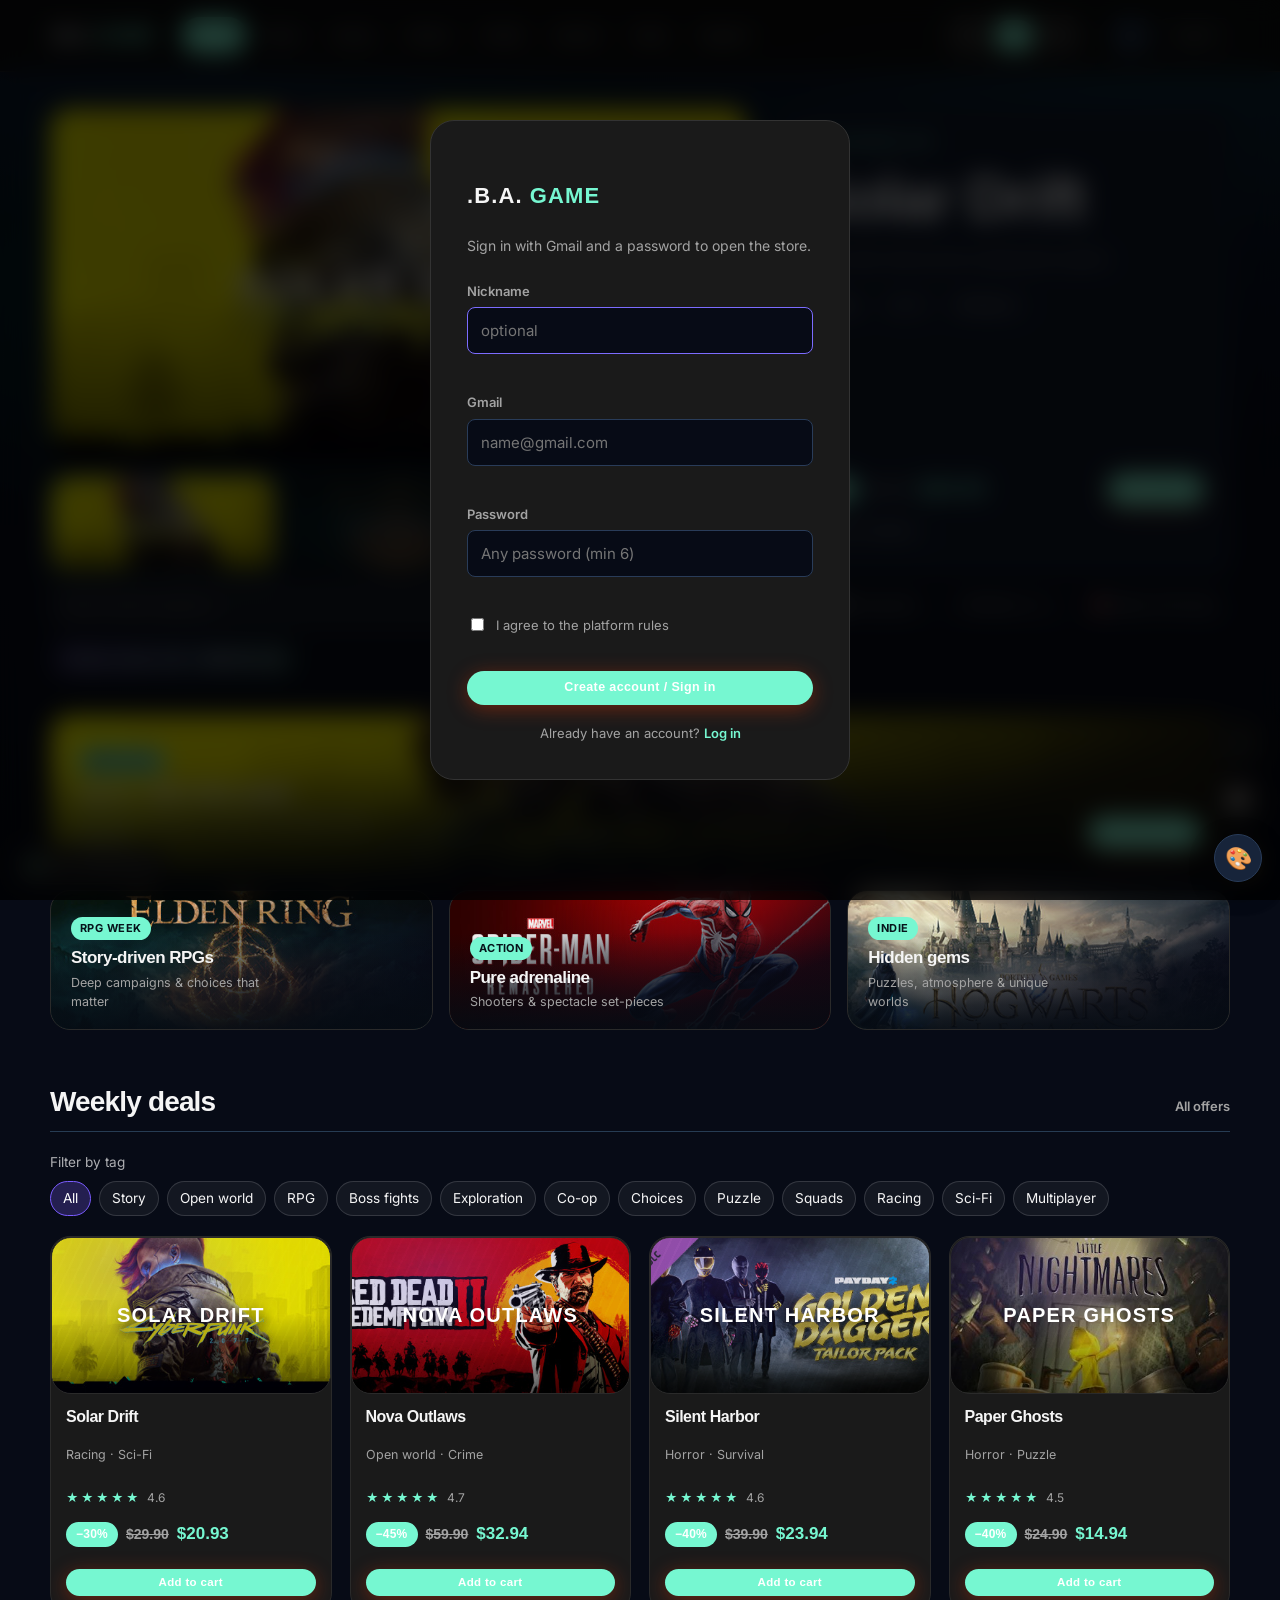
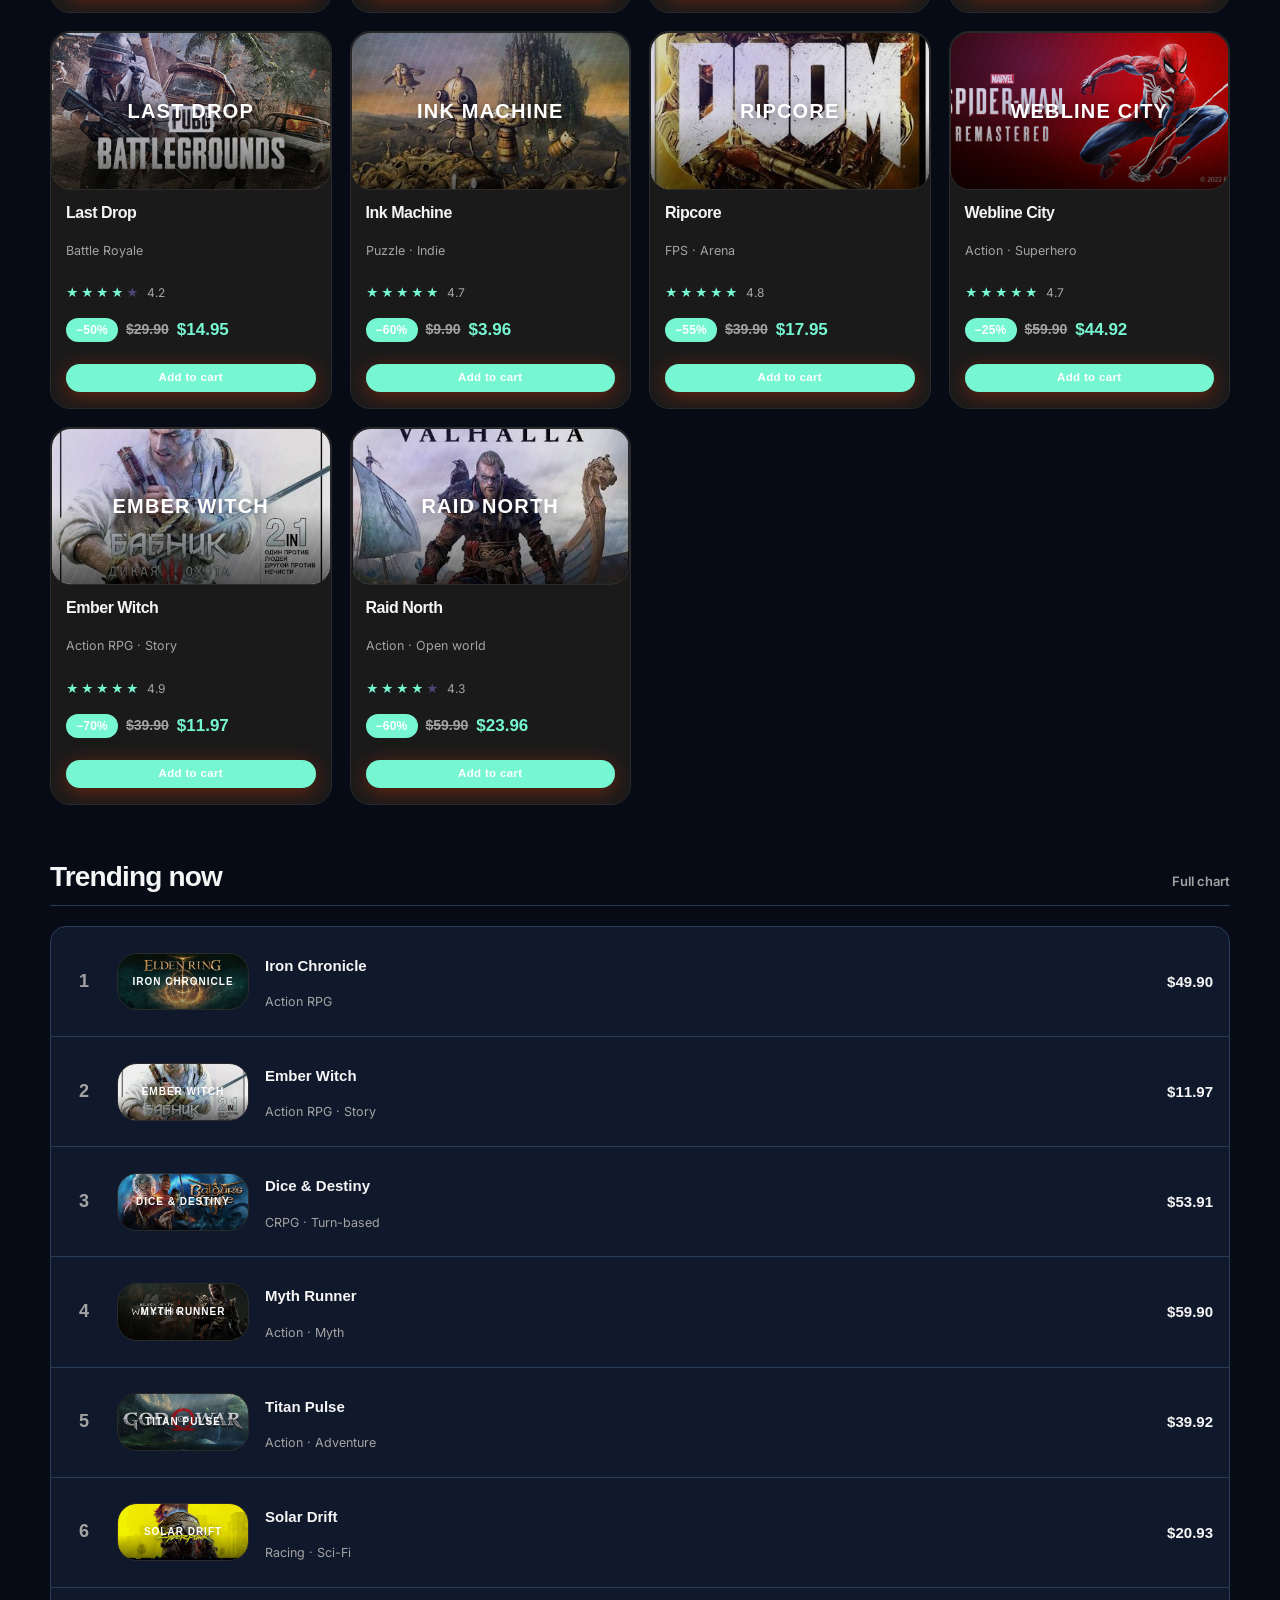
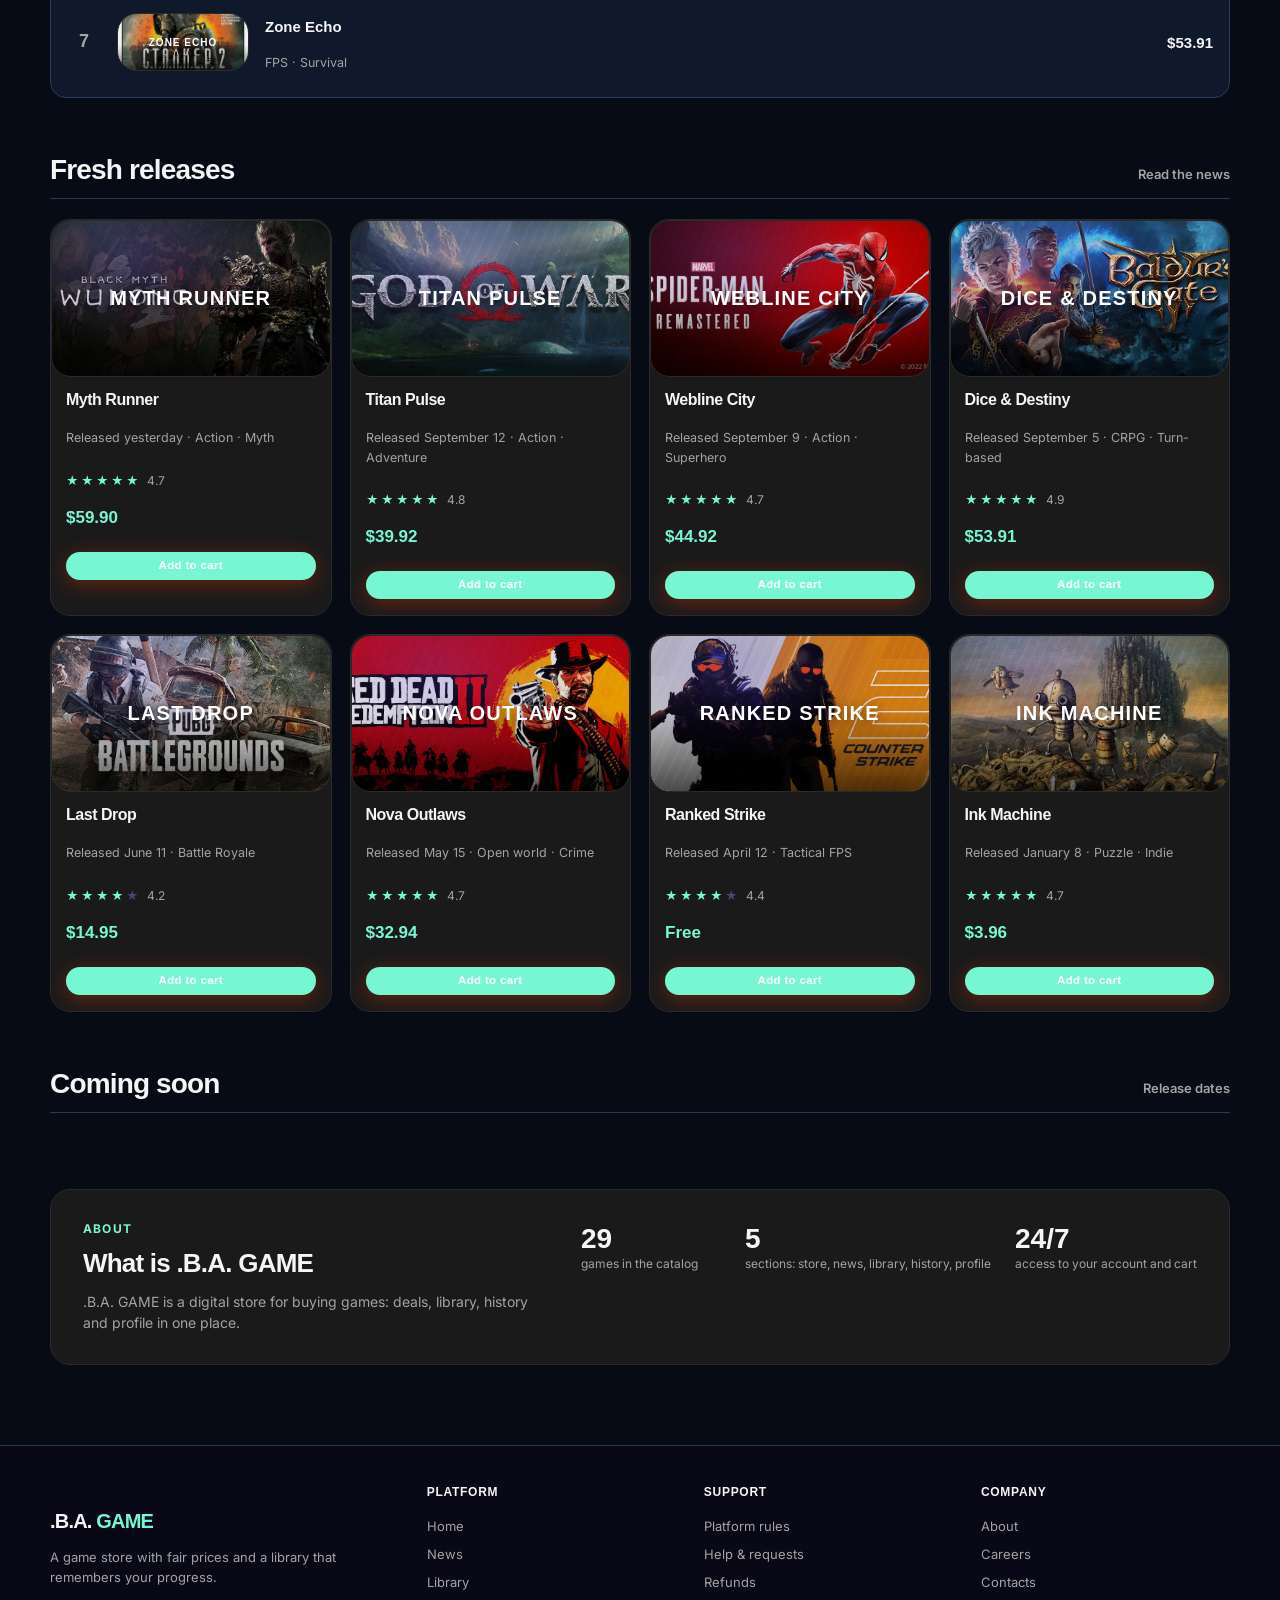
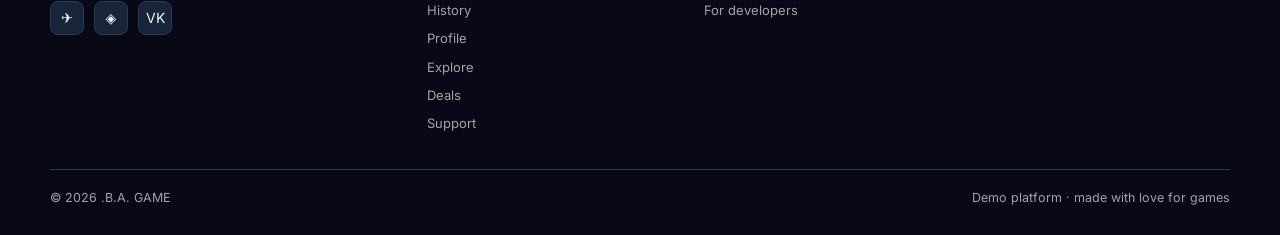
<file: index.html>
<!DOCTYPE html>
<html lang="en">
<head>
<meta charset="utf-8">
<meta name="description" content=".B.A. GAME — game store: weekly deals, sales chart and fresh releases. Click a cover to open the game page.">
<meta name="viewport" content="width=device-width, initial-scale=1">
<title>.B.A. GAME — store</title>
<link rel="preconnect" href="https://fonts.googleapis.com">
<link rel="preconnect" href="https://fonts.gstatic.com" crossorigin>
<link href="https://fonts.googleapis.com/css2?family=Inter:wght@400;500;600;700;800&display=swap" rel="stylesheet">
<link rel="icon" href="data:image/svg+xml,%3Csvg xmlns='http://www.w3.org/2000/svg' viewBox='0 0 32 32'%3E%3Ctext y='26' font-size='26'%3E%F0%9F%8E%AE%3C/text%3E%3C/svg%3E">
<link rel="stylesheet" href="style.css">
<link rel="stylesheet" href="themes.css">
<script src="theme.js"></script>
<link rel="stylesheet" href="refresh.css">
</head>
<body data-page="home">

<header class="topbar">
  <div class="topbar__inner">
    <a class="logo" href="index.html">.B.A. <span>GAME</span></a>
    <nav class="nav" id="main-nav">
      <a href="index.html" aria-current="page">Home</a>
      <a href="news.html">News</a>
      <a href="library.html">Library</a>
      <a href="history.html">History</a>
      <a href="profile.html">Profile</a>
      <a href="explore.html">Explore</a>
      <a href="deals.html">Deals</a>
      <a href="support.html">Support</a>
    </nav>
    <div class="session" data-session></div>
    <button class="burger" type="button" data-burger aria-expanded="false" aria-controls="main-nav" aria-label="Open menu"><span class="burger__lines"></span></button>
  </div>
</header>

<main class="shell">

  <section class="hero" aria-label="Game of the week">
    <div class="hero__stage">
      <div class="cover hero__cover" id="hero-cover">
        <span class="cover__title" id="hero-cover-title"></span>
        <span class="cover__hint">Details</span>
      </div>
      <ol class="hero__picker" id="hero-picker" aria-label="Other picks"></ol>
    </div>

    <div class="hero__info">
      <p class="hero__kicker" id="hero-kicker"></p>
      <h1 id="hero-title">Solar Drift</h1>
      <p class="hero__text" id="hero-text"></p>
      <ul class="tags" id="hero-tags"></ul>
      <div class="hero__buy">
        <div class="price">
          <span class="price__off" id="hero-off"></span>
          <span class="price__old" id="hero-old"></span>
          <span class="price__now" id="hero-now"></span>
        </div>
        <button class="btn btn--primary" type="button" id="hero-buy" data-buy="">Add to cart</button>
        <button class="btn btn--ghost" type="button" data-wish>Add to wishlist</button>
      </div>
    </div>
  </section>

  <section class="banners" aria-label="Promotions">
    <a class="banner banner--wide" href="#" style="background-image:url('images/cyberpunk.jpg')" data-banner="mega">
      <div>
        <span class="banner__tag">Mega Sale</span>
        <h3 class="banner__title">Up to −50% this week</h3>
        <p class="banner__text">Hundreds of titles on discount. New deals every Monday.</p>
      </div>
      <span class="btn btn--primary">Browse deals</span>
    </a>
    <a class="banner" href="#" style="background-image:url('images/elden.jpg')" data-banner="rpg">
      <span class="banner__tag">RPG Week</span>
      <h3 class="banner__title">Story-driven RPGs</h3>
      <p class="banner__text">Deep campaigns &amp; choices that matter</p>
    </a>
    <a class="banner" href="#" style="background-image:url('images/spider.jpg')" data-banner="action">
      <span class="banner__tag">Action</span>
      <h3 class="banner__title">Pure adrenaline</h3>
      <p class="banner__text">Shooters &amp; spectacle set-pieces</p>
    </a>
    <a class="banner" href="#" style="background-image:url('images/hogwarts.jpg')" data-banner="indie">
      <span class="banner__tag">Indie</span>
      <h3 class="banner__title">Hidden gems</h3>
      <p class="banner__text">Puzzles, atmosphere &amp; unique worlds</p>
    </a>
  </section>

  <section class="section">
    <div class="section__head"><h2>Weekly deals</h2><a href="#">All offers</a></div>
    <div class="grid" id="deals"></div>
  </section>

  <section class="section">
    <div class="section__head"><h2>Trending now</h2><a href="#">Full chart</a></div>
    <ol class="chart" id="chart"></ol>
  </section>

  <section class="section">
    <div class="section__head"><h2>Fresh releases</h2><a href="news.html">Read the news</a></div>
    <div class="grid" id="fresh"></div>
  </section>

  <section class="section" id="soon-section" aria-label="Coming soon">
    <div class="section__head"><h2>Coming soon</h2><a href="news.html">Release dates</a></div>
    <div class="soon" id="soon"></div>
  </section>

  <section class="section about-site" aria-label="About the platform">
    <div class="about-site__card">
      <div class="about-site__text-block">
        <p class="hero__kicker">About</p>
        <h2>What is .B.A. GAME</h2>
        <p class="about-site__text">.B.A. GAME is a digital game storefront: weekly deals, a sales chart and fresh releases on one page. Every game has a page with a description, specs, screenshots and reviews, opened by clicking its cover. Purchased games go to your personal library, where you can launch them, see hours played, achievement progress and disk space. Every session is saved on the History page.</p>
      </div>
      <ul class="about-site__stats">
        <li><b>29</b><span>games in the catalog</span></li>
        <li><b>5</b><span>sections: store, news, library, history, profile</span></li>
        <li><b>24/7</b><span>access to your account and cart</span></li>
      </ul>
    </div>
  </section>

</main>

<footer class="footer">
  <div class="shell footer__top">
    <div class="footer__brand">
      <p class="logo">.B.A. <span>GAME</span></p>
      <p class="footer__about">A game store with fair prices, a living library and a profile that remembers every achievement.</p>
      <div class="footer__social" aria-label="Social media">
        <a href="#" aria-label="Telegram">✈</a>
        <a href="#" aria-label="Discord">◈</a>
        <a href="#" aria-label="VK">VK</a>
      </div>
    </div>
    <nav class="footer__col" aria-label="Site sections">
      <h3>Platform</h3>
      <a href="index.html">Home</a>
      <a href="news.html">News</a>
      <a href="library.html">Library</a>
      <a href="history.html">History</a>
      <a href="profile.html">Profile</a>
      <a href="explore.html">Explore</a>
      <a href="deals.html">Deals</a>
      <a href="support.html">Support</a>
    </nav>
    <nav class="footer__col" aria-label="Support">
      <h3>Support</h3>
      <a href="#">Platform rules</a>
      <a href="#">Help &amp; requests</a>
      <a href="#">Refunds</a>
      <a href="#">For developers</a>
    </nav>
    <nav class="footer__col" aria-label="Company">
      <h3>Company</h3>
      <a href="#">About</a>
      <a href="#">Careers</a>
      <a href="#">Contacts</a>
    </nav>
  </div>
  <div class="shell footer__bottom">
    <span>© 2026 .B.A. GAME</span>
    <span>Demo platform · made with love for games</span>
  </div>
</footer>

<script src="app.js"></script>
<script src="fpgames.js"></script>
<script src="refresh.js"></script>
<script src="i18n.js"></script>
<script src="features.js"></script>
</body>
</html>
</file>
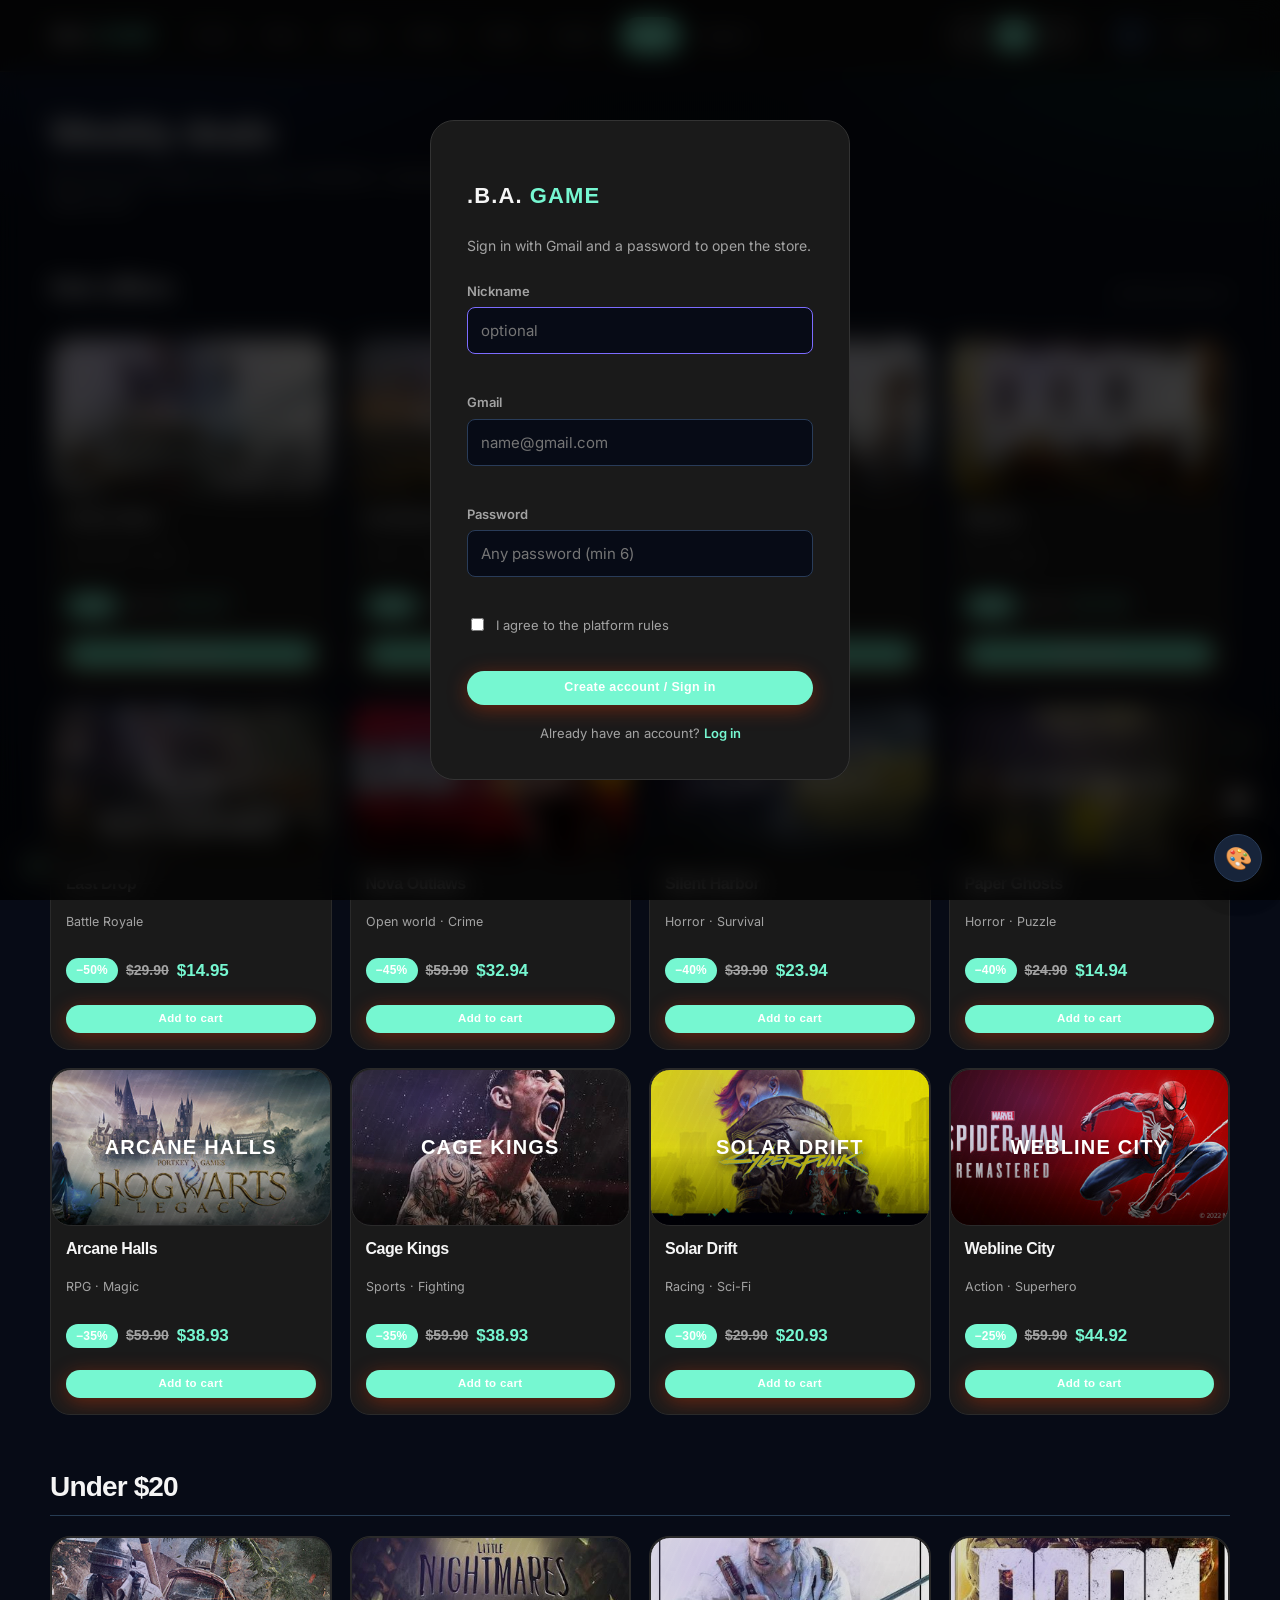
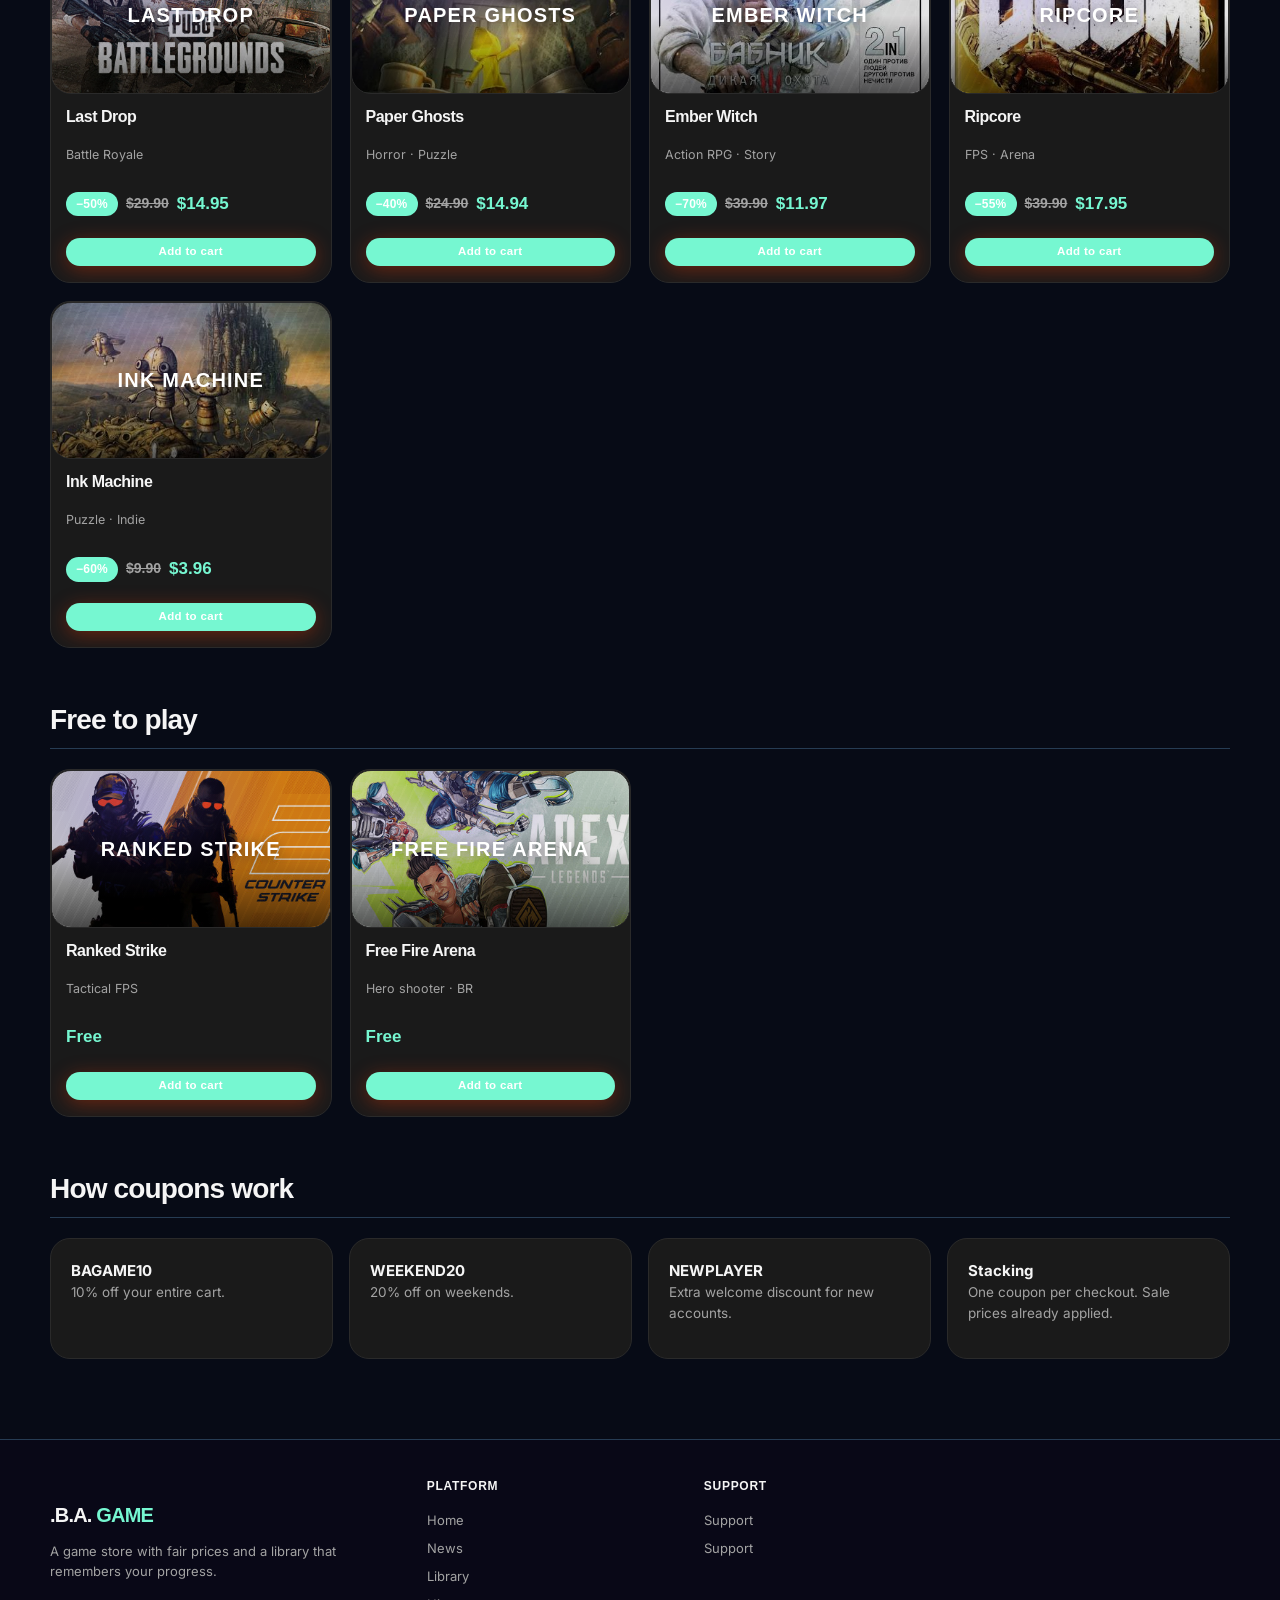
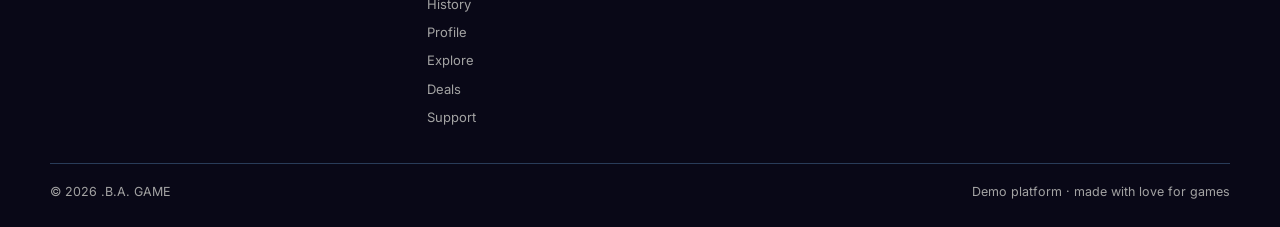
<file: deals.html>
<!DOCTYPE html>
<html lang="en">
<head>
<meta charset="utf-8">
<meta name="description" content=".B.A. GAME deals: weekly sales, coupons and best offers.">
<meta name="viewport" content="width=device-width, initial-scale=1">
<title>.B.A. GAME — deals</title>
<link rel="preconnect" href="https://fonts.googleapis.com">
<link rel="preconnect" href="https://fonts.gstatic.com" crossorigin>
<link href="https://fonts.googleapis.com/css2?family=Inter:wght@400;500;600;700;800&display=swap" rel="stylesheet">
<link rel="icon" href="data:image/svg+xml,%3Csvg xmlns='http://www.w3.org/2000/svg' viewBox='0 0 32 32'%3E%3Ctext y='26' font-size='26'%3E%F0%9F%8E%AE%3C/text%3E%3C/svg%3E">
<link rel="stylesheet" href="style.css">
<link rel="stylesheet" href="themes.css">
<script src="theme.js"></script>
<link rel="stylesheet" href="refresh.css">
</head>
<body data-page="deals">

<header class="topbar">
  <div class="topbar__inner">
    <a class="logo" href="index.html">.B.A. <span>GAME</span></a>
    <nav class="nav" id="main-nav">
      <a href="index.html">Home</a>
      <a href="news.html">News</a>
      <a href="library.html">Library</a>
      <a href="history.html">History</a>
      <a href="profile.html">Profile</a>
      <a href="explore.html">Explore</a>
      <a href="deals.html" aria-current="page">Deals</a>
      <a href="support.html">Support</a>
    </nav>
    <div class="session" data-session></div>
    <button class="burger" type="button" data-burger aria-expanded="false" aria-controls="main-nav" aria-label="Open menu"><span class="burger__lines"></span></button>
  </div>
</header>

<main class="shell">
  <div class="page-head">
    <h1>Weekly deals</h1>
    <p>Best discounts right now. Coupons: <code>BAGAME10</code> · <code>WEEKEND20</code> · <code>NEWPLAYER</code></p>
  </div>

  <section class="section">
    <div class="section__head"><h2>Hot offers</h2><span class="section__note">Sorted by discount</span></div>
    <div class="grid" id="deals-grid"></div>
  </section>

  <section class="section">
    <div class="section__head"><h2>Under $20</h2></div>
    <div class="grid" id="deals-cheap"></div>
  </section>

  <section class="section">
    <div class="section__head"><h2>Free to play</h2></div>
    <div class="grid" id="deals-free"></div>
  </section>

  <section class="section">
    <div class="section__head"><h2>How coupons work</h2></div>
    <div style="display:grid;grid-template-columns:repeat(auto-fit,minmax(200px,1fr));gap:16px">
      <div class="rail__box"><b>BAGAME10</b><p class="rail__text">10% off your entire cart.</p></div>
      <div class="rail__box"><b>WEEKEND20</b><p class="rail__text">20% off on weekends.</p></div>
      <div class="rail__box"><b>NEWPLAYER</b><p class="rail__text">Extra welcome discount for new accounts.</p></div>
      <div class="rail__box"><b>Stacking</b><p class="rail__text">One coupon per checkout. Sale prices already applied.</p></div>
    </div>
  </section>
</main>

<footer class="footer">
  <div class="shell footer__top">
    <div class="footer__brand">
      <p class="logo">.B.A. <span>GAME</span></p>
      <p class="footer__about">A game store with fair prices, a living library and a profile that remembers every achievement.</p>
    </div>
    <nav class="footer__col" aria-label="Site sections">
      <h3>Platform</h3>
      <a href="index.html">Home</a>
      <a href="news.html">News</a>
      <a href="library.html">Library</a>
      <a href="history.html">History</a>
      <a href="profile.html">Profile</a>
      <a href="explore.html">Explore</a>
      <a href="deals.html">Deals</a>
      <a href="support.html">Support</a>
    </nav>
    <nav class="footer__col" aria-label="Support">
      <h3>Support</h3>
      <a href="support.html">Help</a>
      <a href="support.html">Refunds</a>
    </nav>
  </div>
  <div class="shell footer__bottom">
    <span>© 2026 .B.A. GAME</span>
    <span>Demo platform · made with love for games</span>
  </div>
</footer>

<script src="app.js"></script>
<script src="fpgames.js"></script>
<script src="refresh.js"></script>
<script src="i18n.js"></script>
<script src="features.js"></script>
</body>
</html>
</file>
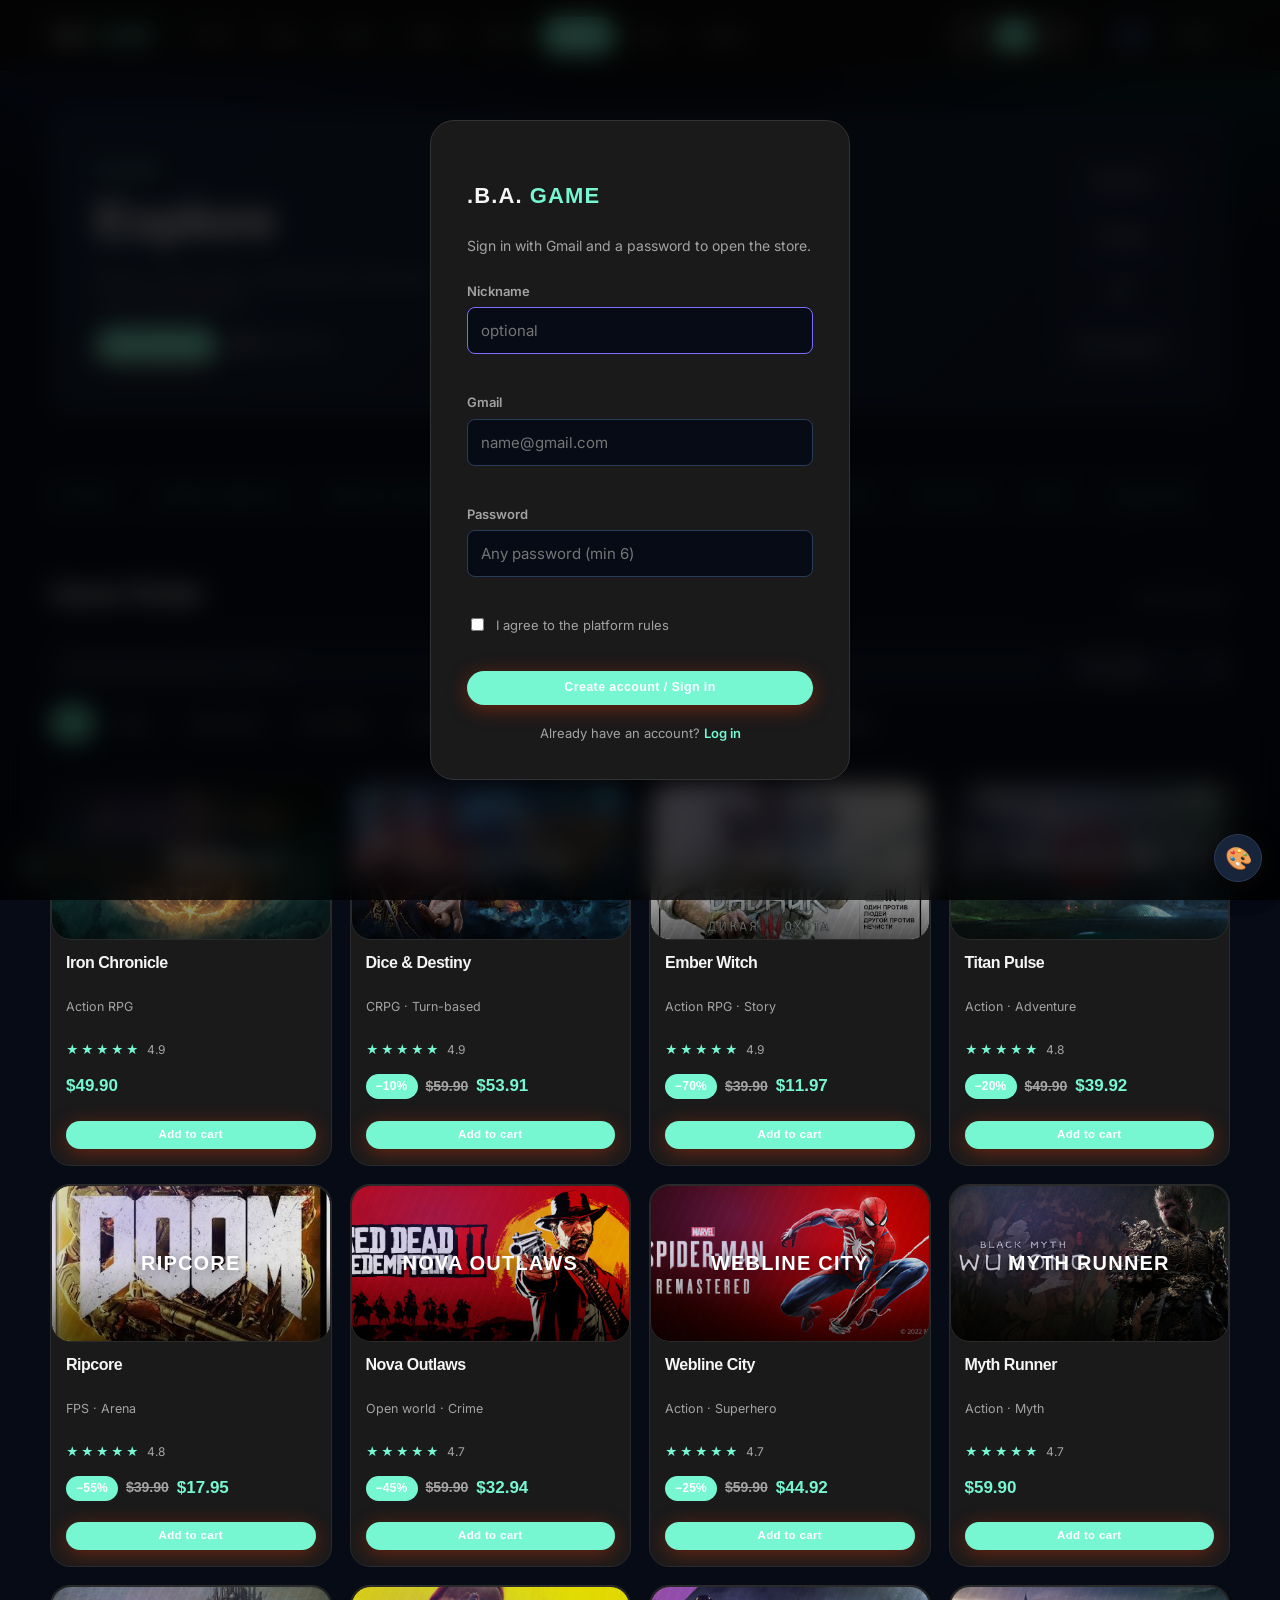
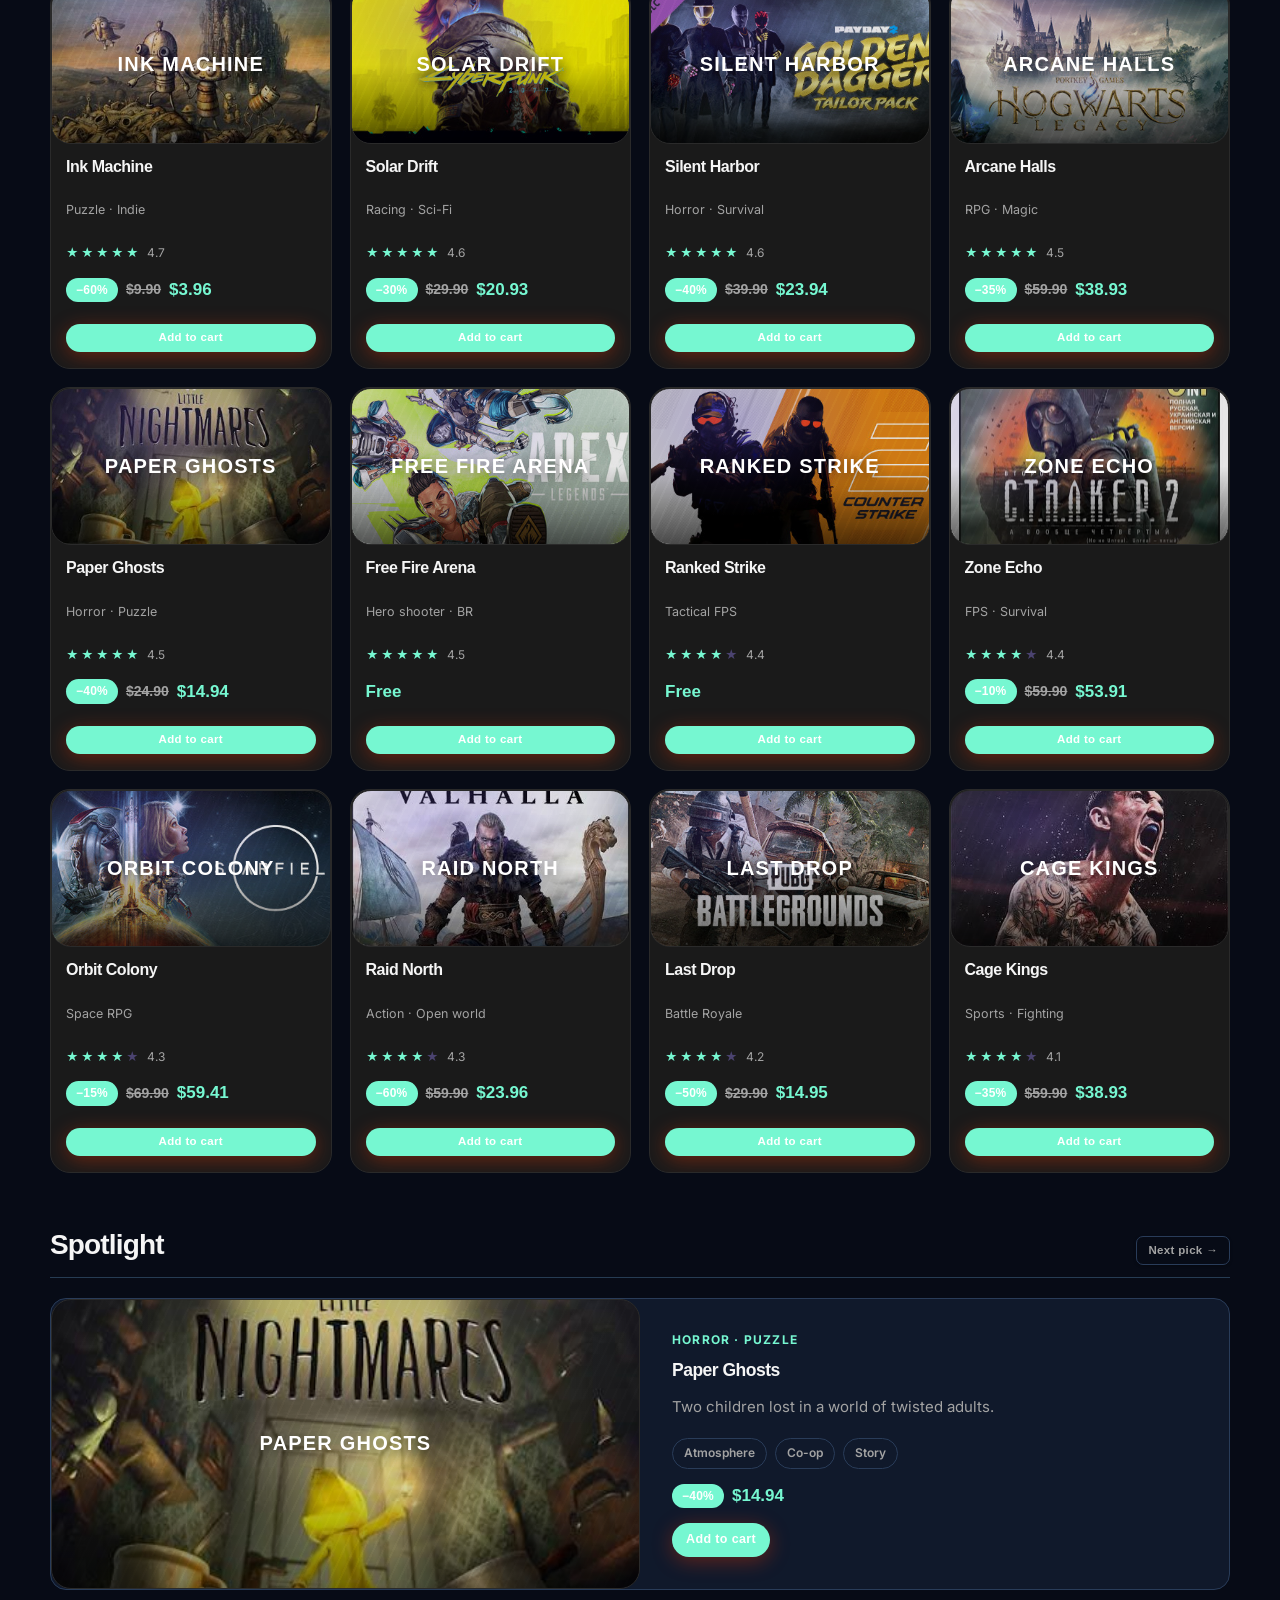
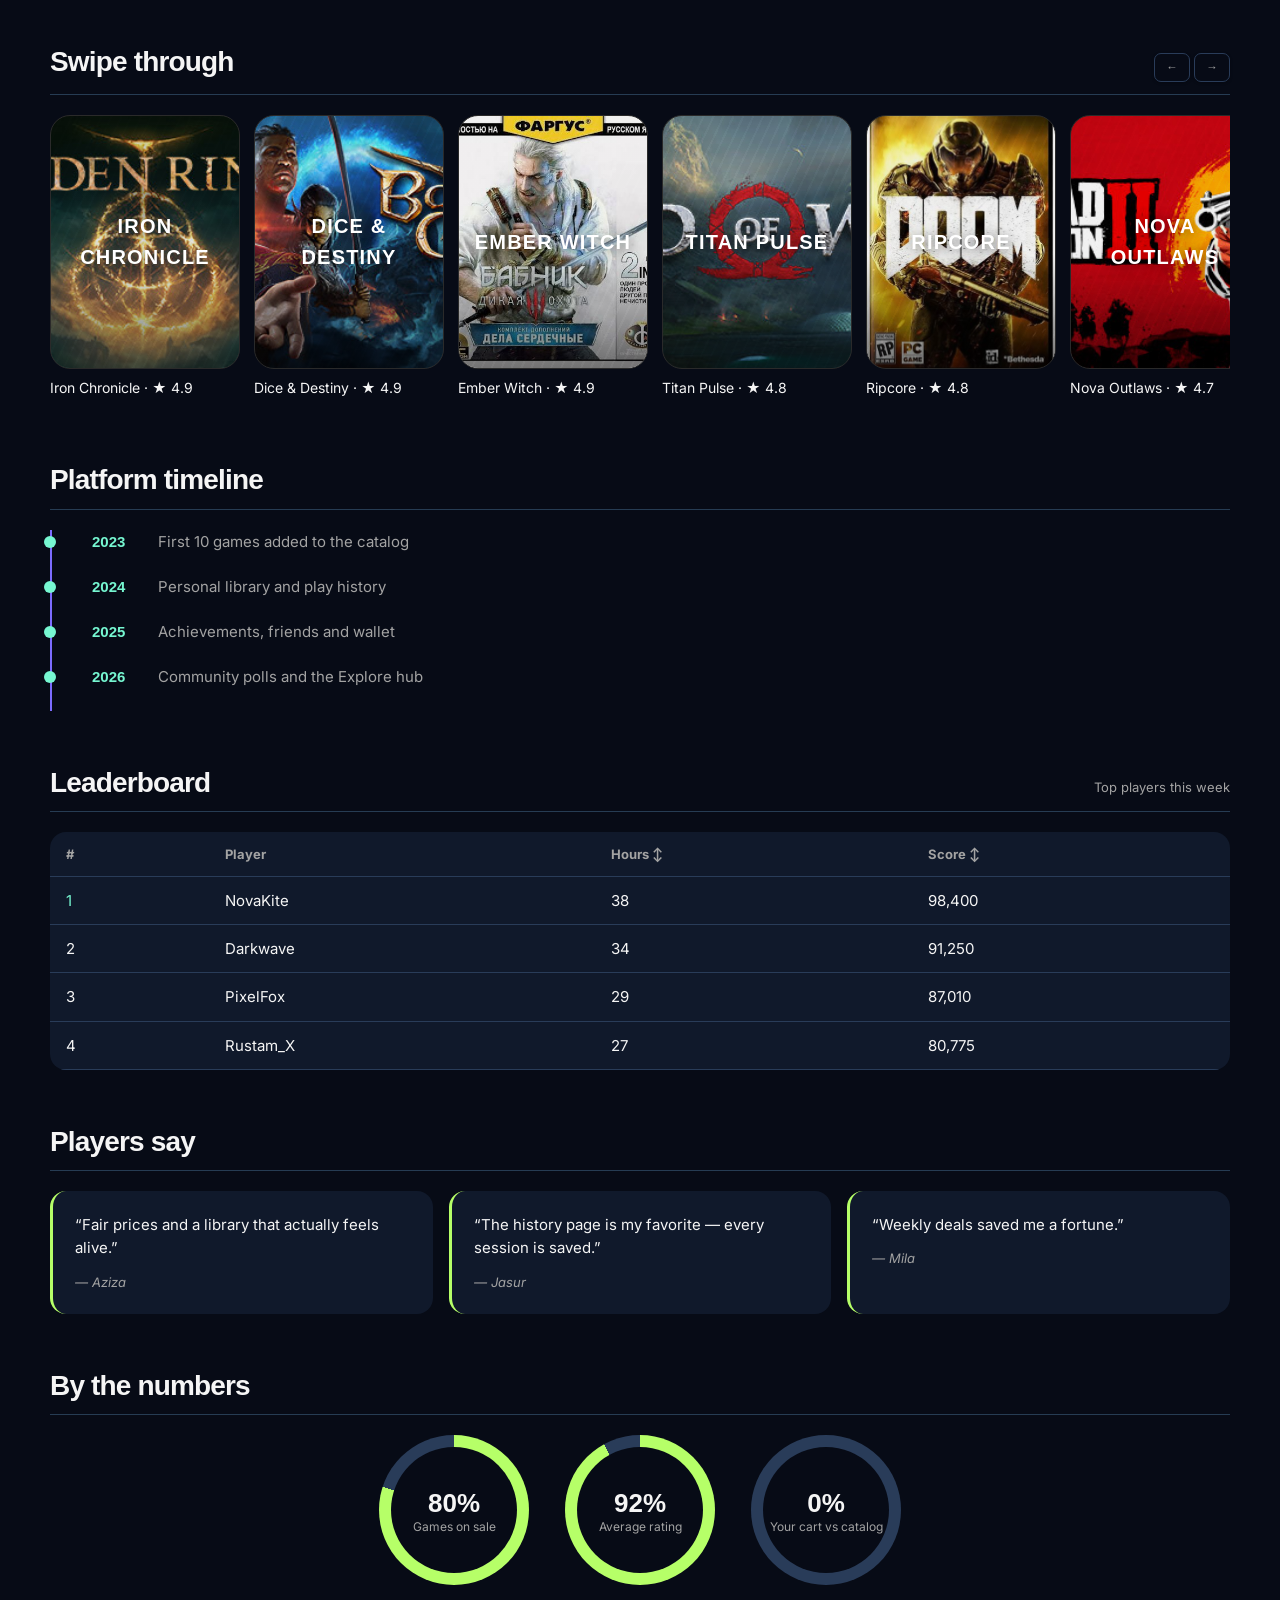
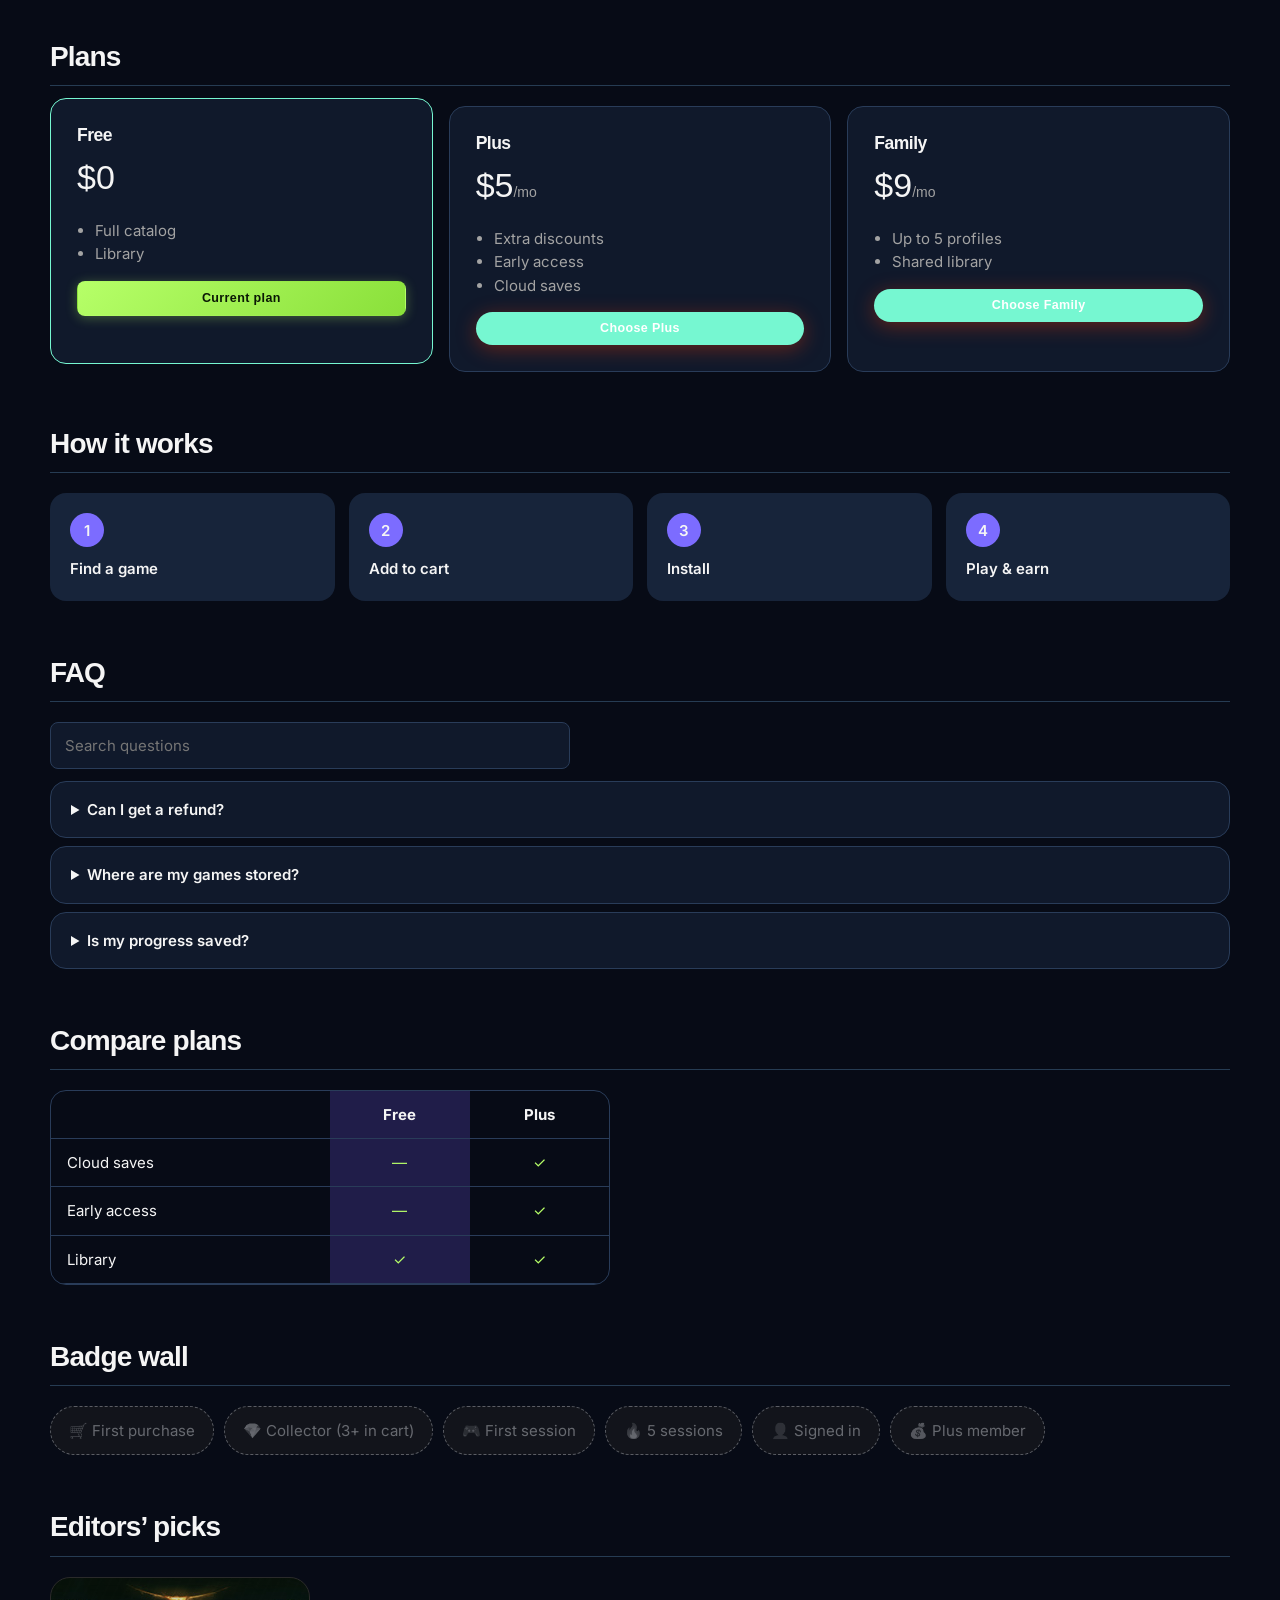
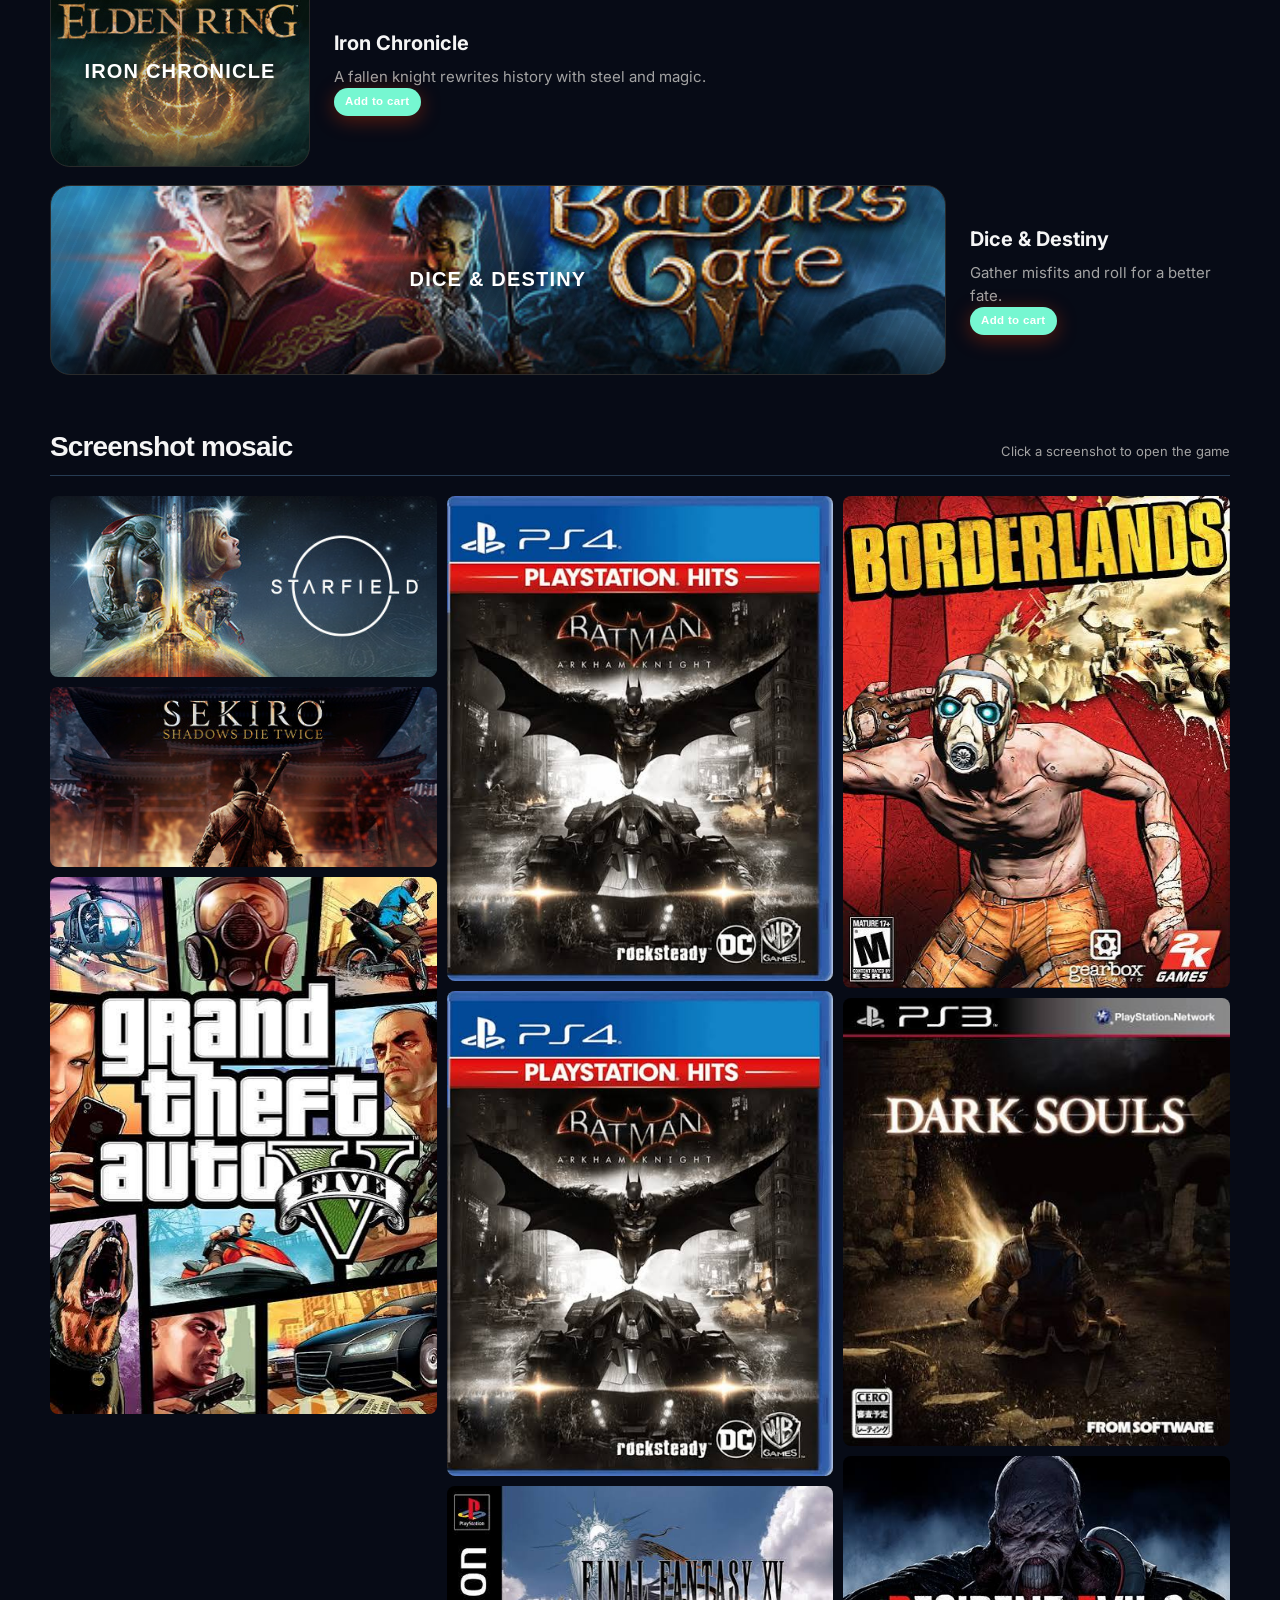
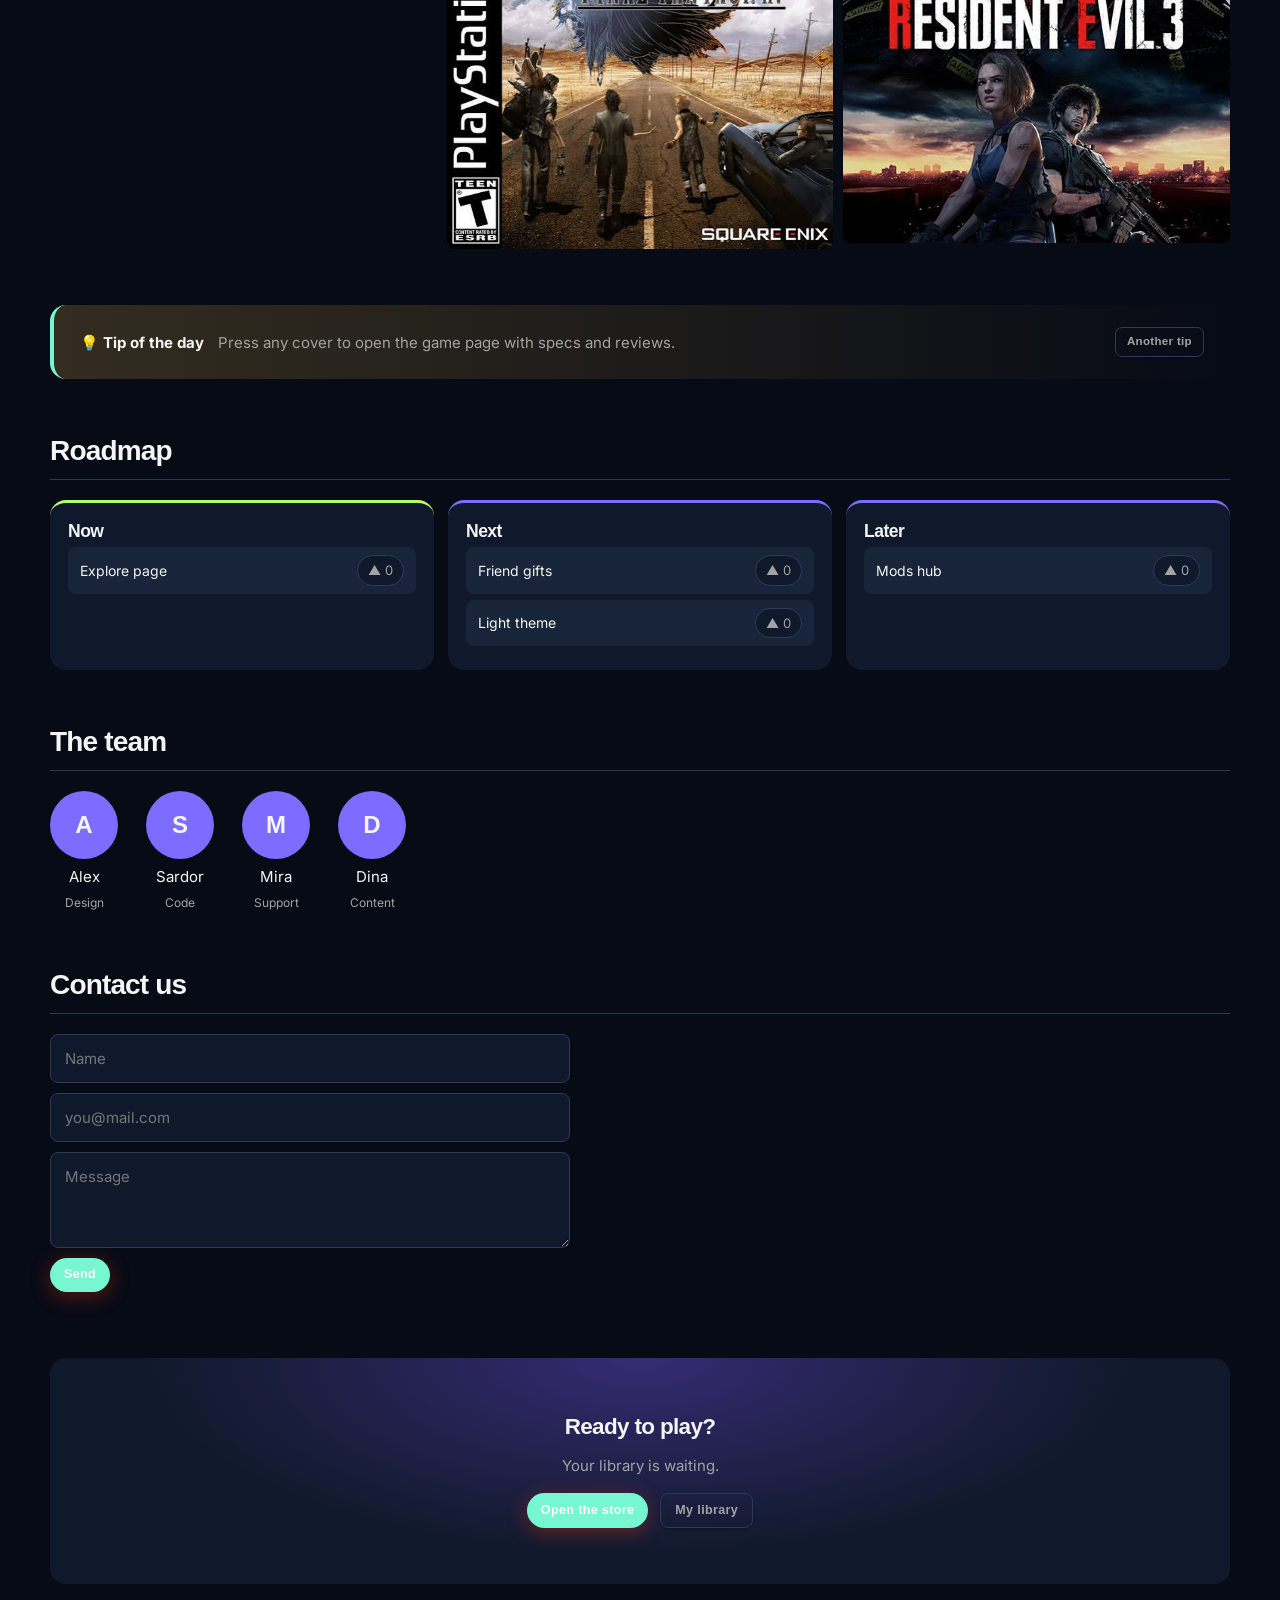
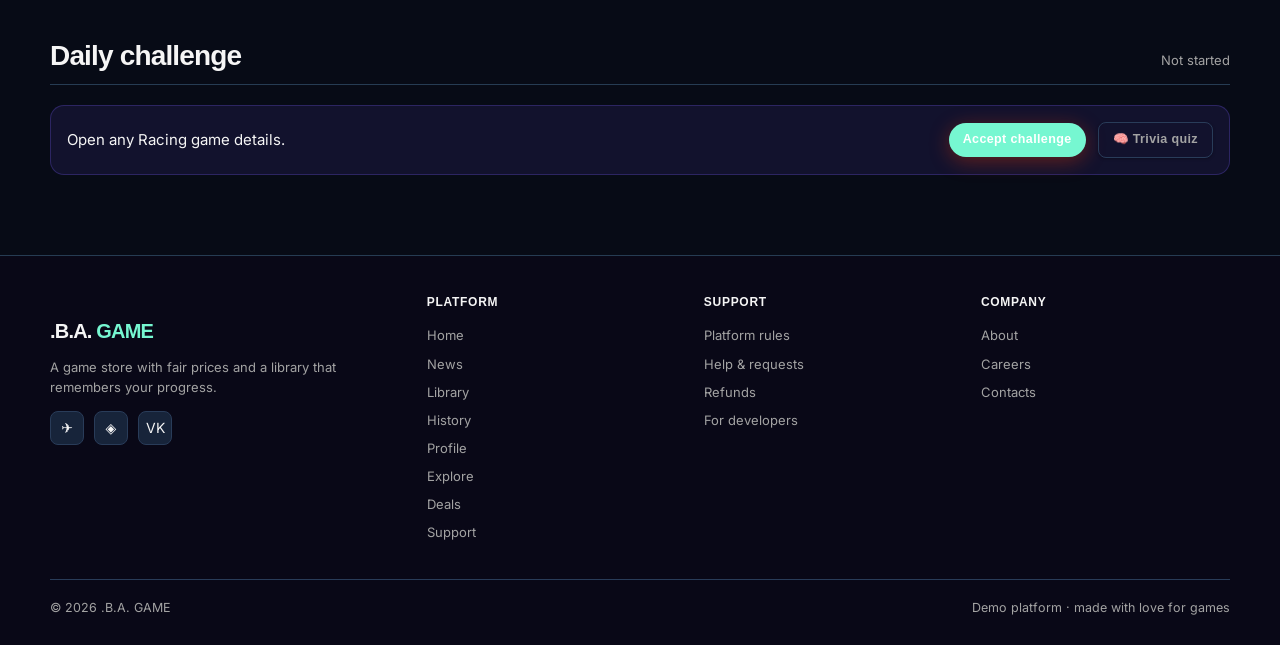
<file: explore.html>
<!DOCTYPE html>
<html lang="en">
<head>
<meta charset="utf-8">
<meta name="description" content=".B.A. GAME explore: genres, rankings, plans, roadmap and community in one page.">
<meta name="viewport" content="width=device-width, initial-scale=1">
<title>.B.A. GAME — explore</title>
<link rel="preconnect" href="https://fonts.googleapis.com">
<link rel="preconnect" href="https://fonts.gstatic.com" crossorigin>
<link href="https://fonts.googleapis.com/css2?family=Inter:wght@400;500;600;700;800&display=swap" rel="stylesheet">
<link rel="icon" href="data:image/svg+xml,%3Csvg xmlns='http://www.w3.org/2000/svg' viewBox='0 0 32 32'%3E%3Ctext y='26' font-size='26'%3E%F0%9F%8E%AE%3C/text%3E%3C/svg%3E">
<link rel="stylesheet" href="style.css">
<link rel="stylesheet" href="themes.css">
<script src="theme.js"></script>
<link rel="stylesheet" href="refresh.css">
<link rel="stylesheet" href="explore.css">
</head>
<body data-page="explore">

<header class="topbar">
  <div class="topbar__inner">
    <a class="logo" href="index.html">.B.A. <span>GAME</span></a>
    <nav class="nav" id="main-nav">
      <a href="index.html">Home</a>
      <a href="news.html">News</a>
      <a href="library.html">Library</a>
      <a href="history.html">History</a>
      <a href="profile.html">Profile</a>
      <a href="explore.html" aria-current="page">Explore</a>
      <a href="deals.html">Deals</a>
      <a href="support.html">Support</a>
    </nav>
    <div class="session" data-session></div>
    <button class="burger" type="button" data-burger aria-expanded="false" aria-controls="main-nav" aria-label="Open menu"><span class="burger__lines"></span></button>
  </div>
</header>

<main class="shell x">

<!-- 1 hero -->
<section class="x-hero"><div><p class="hero__kicker">Explore</p><h1>Everything about play, <em>one page</em></h1><p>Genres, charts, plans, roadmap and community — a tour of the whole platform.</p><a class="btn btn--primary" href="#x-finder">Start exploring</a> <button class="btn btn--ghost" type="button" id="x-surprise">🎲 Surprise me</button></div><div class="x-hero__chips"><span>22 games</span><span>5 pages</span><span>24/7</span></div></section>

<!-- 2 ticker -->
<section class="x-ticker" aria-label="Genres"><div class="x-ticker__track" id="x-ticker"></div></section>

<!-- 3 finder -->
<section class="section" id="x-finder"><div class="section__head"><h2>Game finder</h2><span class="section__note" id="x-count"></span></div><div class="x-find"><input id="x-q" type="search" placeholder="Search by title, genre or studio" aria-label="Search games"><select id="x-sort" aria-label="Sort"><option value="rating">Top rated</option><option value="cheap">Cheapest first</option><option value="deal">Biggest discount</option><option value="name">A–Z</option></select></div><div class="filters" id="x-tags" role="group" aria-label="Filter by tag"></div><div class="grid" id="x-grid"></div><p class="feed__empty" id="x-empty" hidden>No games match. Clear the search or pick “All”.</p></section>
<!-- 4 spotlight -->
<section class="section"><div class="section__head"><h2>Spotlight</h2><button class="btn btn--ghost btn--small" type="button" id="x-next">Next pick →</button></div><article class="x-spot" id="x-spot"></article></section>
<!-- 5 carousel -->
<section class="section"><div class="section__head"><h2>Swipe through</h2><span><button class="btn btn--ghost btn--small" type="button" data-rail="-1" aria-label="Scroll left">←</button> <button class="btn btn--ghost btn--small" type="button" data-rail="1" aria-label="Scroll right">→</button></span></div><div class="x-rail" id="x-rail"></div></section>
<!-- 6 timeline -->
<section class="section"><div class="section__head"><h2>Platform timeline</h2></div><ol class="x-time"><li><b>2023</b><span>First 10 games added to the catalog</span></li><li><b>2024</b><span>Personal library and play history</span></li><li><b>2025</b><span>Achievements, friends and wallet</span></li><li><b>2026</b><span>Community polls and the Explore hub</span></li></ol></section>

<!-- 7 leaderboard -->
<section class="section"><div class="section__head"><h2>Leaderboard</h2><span class="section__note">Top players this week</span></div><table class="x-table"><thead><tr><th>#</th><th>Player</th><th><button type="button" data-sort="2">Hours ↕</button></th><th><button type="button" data-sort="3">Score ↕</button></th></tr></thead><tbody id="x-lb"><tr><td>1</td><td>NovaKite</td><td>38</td><td>98,400</td></tr><tr><td>2</td><td>Darkwave</td><td>34</td><td>91,250</td></tr><tr><td>3</td><td>PixelFox</td><td>29</td><td>87,010</td></tr><tr><td>4</td><td>Rustam_X</td><td>27</td><td>80,775</td></tr></tbody></table></section>

<!-- 8 quotes -->
<section class="section"><div class="section__head"><h2>Players say</h2></div><div class="x-quotes"><blockquote>“Fair prices and a library that actually feels alive.”<cite>— Aziza</cite></blockquote><blockquote>“The history page is my favorite — every session is saved.”<cite>— Jasur</cite></blockquote><blockquote>“Weekly deals saved me a fortune.”<cite>— Mila</cite></blockquote></div></section>

<!-- 9 rings -->
<section class="section"><div class="section__head"><h2>By the numbers</h2></div><div class="x-rings"><div data-ring="sale"><b>0%</b><span>Games on sale</span></div><div data-ring="rate"><b>0%</b><span>Average rating</span></div><div data-ring="cart"><b>0%</b><span>Your cart vs catalog</span></div></div></section>

<!-- 10 plans -->
<section class="section"><div class="section__head"><h2>Plans</h2></div><div class="x-plans" id="x-plans"></div><p class="section__note" id="x-plan-note" role="status"></p></section>

<!-- 11 steps -->
<section class="section"><div class="section__head"><h2>How it works</h2></div><ol class="x-steps"><li>Find a game</li><li>Add to cart</li><li>Install</li><li>Play &amp; earn</li></ol></section>

<!-- 12 faq -->
<section class="section"><div class="section__head"><h2>FAQ</h2></div><input class="x-faqq" id="x-faqq" type="search" placeholder="Search questions" aria-label="Search questions"><div class="x-faq" id="x-faq"><details><summary>Can I get a refund?</summary><p>Yes, within 14 days if you played less than 2 hours.</p></details><details><summary>Where are my games stored?</summary><p>In your Library, with disk space shown on the left.</p></details><details><summary>Is my progress saved?</summary><p>Every session is saved on the History page.</p></details></div></section>

<!-- 13 compare -->
<section class="section"><div class="section__head"><h2>Compare plans</h2></div><div class="x-cmp" id="x-cmp"><div></div><b>Free</b><b>Plus</b><span>Cloud saves</span><i>—</i><i>✓</i><span>Early access</span><i>—</i><i>✓</i><span>Library</span><i>✓</i><i>✓</i></div></section>

<!-- 14 badges -->
<section class="section"><div class="section__head"><h2>Badge wall</h2></div><div class="x-badges" id="x-badges"></div></section>

<!-- 15 picks -->
<section class="section"><div class="section__head"><h2>Editors’ picks</h2></div><div class="x-zig" id="x-zig"></div></section>
<!-- 16 mosaic -->
<section class="section"><div class="section__head"><h2>Screenshot mosaic</h2><span class="section__note">Click a screenshot to open the game</span></div><div class="x-mosaic" id="x-mosaic"></div></section>
<!-- 17 tip -->
<section class="section"><aside class="x-tip"><b>💡 Tip of the day</b><p id="x-tip"></p><button class="btn btn--ghost btn--small" type="button" id="x-tip-next">Another tip</button></aside></section>

<!-- 18 roadmap -->
<section class="section"><div class="section__head"><h2>Roadmap</h2></div><div class="x-road" id="x-road"></div></section>

<!-- 19 team -->
<section class="section"><div class="section__head"><h2>The team</h2></div><ul class="x-team"><li><i>A</i>Alex<span>Design</span></li><li><i>S</i>Sardor<span>Code</span></li><li><i>M</i>Mira<span>Support</span></li><li><i>D</i>Dina<span>Content</span></li></ul></section>

<!-- 20 contact -->
<section class="section"><div class="section__head"><h2>Contact us</h2></div><form class="x-form" id="x-form"><input type="text" placeholder="Name" required><input type="email" placeholder="you@mail.com" required><textarea rows="3" placeholder="Message" required></textarea><button class="btn btn--primary" type="submit">Send</button><span id="x-status" role="status"></span></form></section>

<!-- 21 cta -->
<section class="x-cta"><h2>Ready to play?</h2><p>Your library is waiting.</p><div><a class="btn btn--primary" href="index.html">Open the store</a><a class="btn btn--ghost" href="library.html">My library</a></div></section>

</main>

<footer class="footer">
  <div class="shell footer__top">
    <div class="footer__brand">
      <p class="logo">.B.A. <span>GAME</span></p>
      <p class="footer__about">A game store with fair prices, a living library and a profile that remembers every achievement.</p>
      <div class="footer__social" aria-label="Social media">
        <a href="#" aria-label="Telegram">✈</a>
        <a href="#" aria-label="Discord">◈</a>
        <a href="#" aria-label="VK">VK</a>
      </div>
    </div>
    <nav class="footer__col" aria-label="Site sections">
      <h3>Platform</h3>
      <a href="index.html">Home</a>
      <a href="news.html">News</a>
      <a href="library.html">Library</a>
      <a href="history.html">History</a>
      <a href="profile.html">Profile</a>
      <a href="explore.html">Explore</a>
      <a href="deals.html">Deals</a>
      <a href="support.html">Support</a>
    </nav>
    <nav class="footer__col" aria-label="Support">
      <h3>Support</h3>
      <a href="#">Platform rules</a>
      <a href="#">Help &amp; requests</a>
      <a href="#">Refunds</a>
      <a href="#">For developers</a>
    </nav>
    <nav class="footer__col" aria-label="Company">
      <h3>Company</h3>
      <a href="#">About</a>
      <a href="#">Careers</a>
      <a href="#">Contacts</a>
    </nav>
  </div>
  <div class="shell footer__bottom">
    <span>© 2026 .B.A. GAME</span>
    <span>Demo platform · made with love for games</span>
  </div>
</footer>

<script src="app.js"></script>
<script src="fpgames.js"></script>
<script src="refresh.js"></script>
<script src="i18n.js"></script>
<script src="features.js"></script>

</body>
</html>
</file>
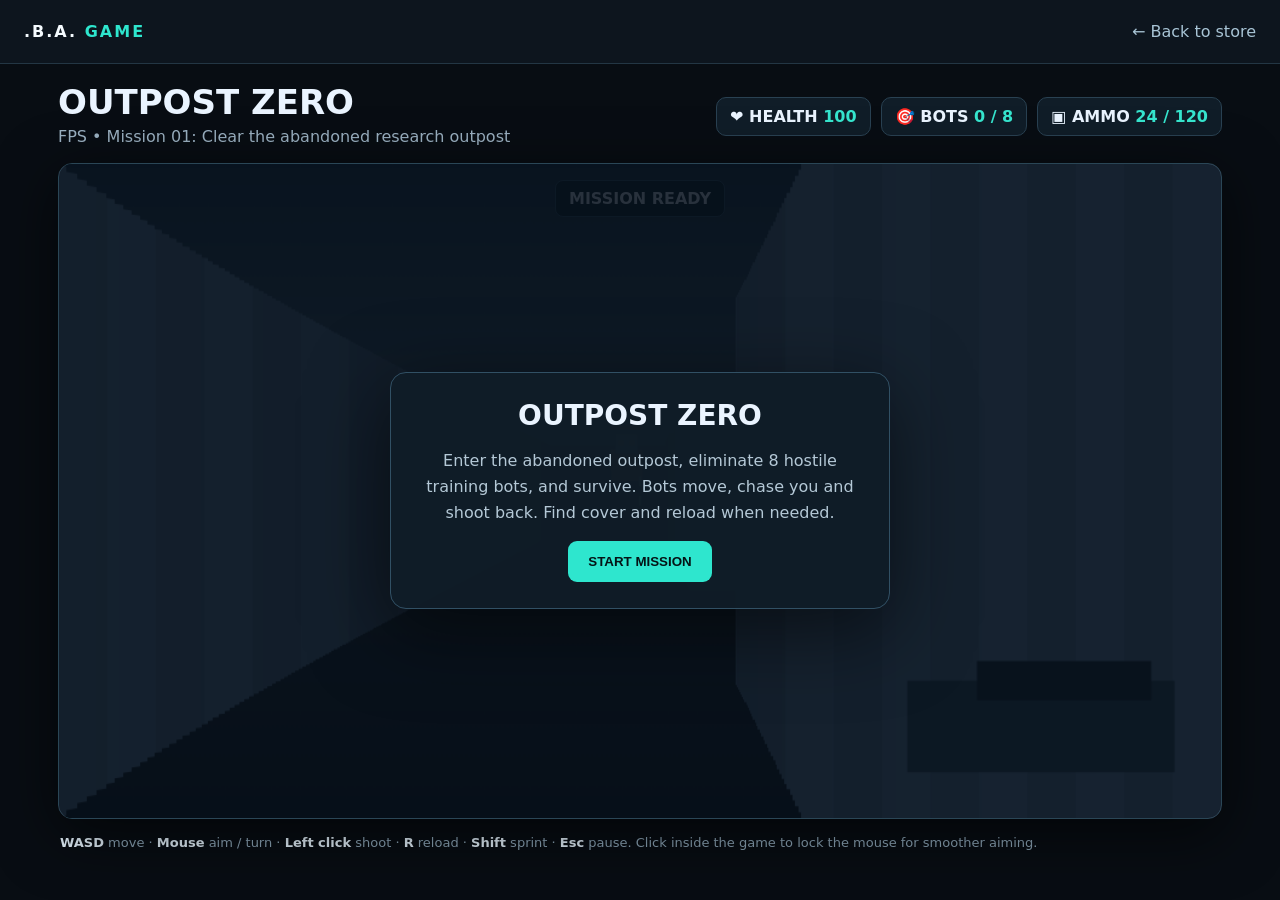
<file: fps.html>
<!doctype html><html lang="en"><head><meta charset="utf-8"><meta name="viewport" content="width=device-width,initial-scale=1"><title>.B.A. GAME — Outpost Zero</title><style>
:root{color-scheme:dark}*{box-sizing:border-box}body{margin:0;background:#080d13;color:#eaf4ff;font:16px system-ui,Segoe UI,sans-serif}.top{height:64px;padding:0 24px;display:flex;align-items:center;justify-content:space-between;background:#0d151e;border-bottom:1px solid #233644}.logo{font-weight:900;letter-spacing:2px;color:#f5fbff;text-decoration:none}.logo span{color:#2ee6ce}.top a.back{color:#a8c4d5;text-decoration:none}.wrap{max-width:1200px;margin:auto;padding:18px}.head{display:flex;justify-content:space-between;gap:16px;align-items:center;margin-bottom:12px}.head h1{margin:0;font-size:clamp(22px,4vw,34px)}.head p{color:#9bb1c2;margin:5px 0}.hud{display:flex;gap:10px;flex-wrap:wrap}.pill{background:#101d28;border:1px solid #294152;border-radius:10px;padding:9px 13px;font-weight:700}.pill b{color:#36e5ce}.arena{position:relative;border:1px solid #2a4656;border-radius:14px;overflow:hidden;background:#060a0e;box-shadow:0 15px 60px #0009}canvas{display:block;width:100%;height:auto;aspect-ratio:16/9;cursor:crosshair}.overlay{position:absolute;inset:0;display:flex;align-items:center;justify-content:center;text-align:center;background:#06101bd9;padding:20px}.overlay[hidden]{display:none}.panel{max-width:500px;background:#101c27ed;border:1px solid #315064;border-radius:16px;padding:26px;box-shadow:0 20px 80px #0008}.panel h2{margin:0 0 10px;font-size:28px}.panel p{line-height:1.6;color:#b4c8d6}.btn{border:0;border-radius:9px;background:#2ee6ce;color:#051416;font-weight:900;padding:13px 20px;cursor:pointer}.btn:hover{filter:brightness(1.12)}.controls{color:#8fa8ba;font-size:13px;margin:12px 2px;line-height:1.8}.controls strong{color:#e7f5ff}.msg{position:absolute;top:16px;left:50%;transform:translateX(-50%);background:#07151ddd;border:1px solid #315064;padding:8px 13px;border-radius:8px;font-weight:700;pointer-events:none;white-space:nowrap}@media(max-width:600px){.top{padding:0 12px}.wrap{padding:12px}.head{align-items:flex-start;flex-direction:column}.panel{padding:17px}.panel h2{font-size:23px}}
</style></head><body><header class="top"><a class="logo" href="index.html">.B.A. <span>GAME</span></a><a class="back" href="index.html">← Back to store</a></header><main class="wrap"><div class="head"><div><h1>OUTPOST ZERO</h1><p>FPS • Mission 01: Clear the abandoned research outpost</p></div><div class="hud"><div class="pill">❤️ HEALTH <b id="health">100</b></div><div class="pill">🎯 BOTS <b id="kills">0 / 8</b></div><div class="pill">▣ AMMO <b id="ammo">24 / 120</b></div></div></div><div class="arena"><canvas id="game" width="960" height="540" aria-label="First person shooter game"></canvas><div class="msg" id="toast">MISSION READY</div><div class="overlay" id="overlay"><div class="panel"><h2 id="overlayTitle">OUTPOST ZERO</h2><p id="overlayText">Enter the abandoned outpost, eliminate 8 hostile training bots, and survive. Bots move, chase you and shoot back. Find cover and reload when needed.</p><button class="btn" id="start">START MISSION</button></div></div></div><div class="controls"><strong>WASD</strong> move · <strong>Mouse</strong> aim / turn · <strong>Left click</strong> shoot · <strong>R</strong> reload · <strong>Shift</strong> sprint · <strong>Esc</strong> pause. Click inside the game to lock the mouse for smoother aiming.</div></main><script>
(()=>{const c=document.getElementById('game'),ctx=c.getContext('2d'),$=id=>document.getElementById(id);const W=c.width,H=c.height,FOV=Math.PI/2.8,MAP=['111111111111','100000000001','101100110101','100000000001','101010010101','100000000001','100110100101','100000000001','101001010101','100000000001','100000000001','111111111111'];let player,bots,keys={},depth=[],running=false,paused=false,health=100,kills=0,ammo=24,reserve=120,last=0,spawn=0,toastTime=0;function reset(){player={x:1.8,y:1.8,a:0,fire:0,damage:0};bots=[];for(let i=0;i<8;i++){let spots=[[9.5,1.7],[6.5,3.5],[9.5,5.5],[2.5,7.5],[6.5,7.5],[9.5,9.5],[3.5,9.5],[7.5,5.5]];bots.push({x:spots[i][0],y:spots[i][1],hp:100,alive:true,shot:Math.random()*2,phase:Math.random()*6})}health=100;kills=0;ammo=24;reserve=120;updateHUD()}
function wall(x,y){return !MAP[Math.floor(y)]||MAP[Math.floor(y)][Math.floor(x)]!=='0'}function ray(a){let d=.02;while(d<18){let x=player.x+Math.cos(a)*d,y=player.y+Math.sin(a)*d;if(wall(x,y))return d;d+=.025}return 18}function norm(a){while(a>Math.PI)a-=Math.PI*2;while(a< -Math.PI)a+=Math.PI*2;return a}function say(s){$('toast').textContent=s;toastTime=1.8}function updateHUD(){$('health').textContent=Math.max(0,Math.ceil(health));$('kills').textContent=kills+' / 8';$('ammo').textContent=ammo+' / '+reserve}
function draw(){let g=ctx.createLinearGradient(0,0,0,H/2);g.addColorStop(0,'#172b3c');g.addColorStop(1,'#536879');ctx.fillStyle=g;ctx.fillRect(0,0,W,H/2);let f=ctx.createLinearGradient(0,H/2,0,H);f.addColorStop(0,'#252c31');f.addColorStop(1,'#090e12');ctx.fillStyle=f;ctx.fillRect(0,H/2,W,H/2);for(let x=0;x<W;x++){let a=player.a+(x/W-.5)*FOV,d=ray(a)*Math.cos(a-player.a);depth[x]=d;let wh=Math.min(H,H/(d*.78)),shade=Math.max(25,180-d*13);ctx.fillStyle=`rgb(${shade*.65|0},${shade*.82|0},${shade|0})`;ctx.fillRect(x,(H-wh)/2,1,wh);if((Math.floor(x/40)%2)===0){ctx.fillStyle='rgba(0,0,0,.1)';ctx.fillRect(x,(H-wh)/2,1,wh)}}
// bots rendered as perspective sprites, nearest first
let visible=bots.filter(b=>b.alive).map(b=>({b,d:Math.hypot(b.x-player.x,b.y-player.y),a:norm(Math.atan2(b.y-player.y,b.x-player.x)-player.a)})).filter(o=>Math.abs(o.a)<FOV*.72&&o.d<12).sort((a,b)=>b.d-a.d);for(const o of visible){let sx=(.5+o.a/FOV)*W, size=Math.min(H,H/(o.d*.72)),sy=H/2-size*.48;if(sx<0||sx>=W)continue;if(o.d>depth[Math.max(0,Math.min(W-1,Math.floor(sx)))] +.25)continue;let x=sx-size*.23,y=sy,w=size*.46,h=size*.85;ctx.fillStyle='#111a22';ctx.fillRect(x+w*.25,y+h*.15,w*.5,h*.65);ctx.fillStyle='#d64a4a';ctx.fillRect(x+w*.2,y+h*.15,w*.6,h*.32);ctx.fillStyle='#a9c5ce';ctx.fillRect(x+w*.3,y,w*.4,h*.19);ctx.fillStyle='#ffdc87';ctx.fillRect(x+w*.35,y+h*.06,w*.1,h*.05);ctx.fillRect(x+w*.55,y+h*.06,w*.1,h*.05);ctx.fillStyle='#151d25';ctx.fillRect(x,y+h*.35,w*.2,h*.38);ctx.fillRect(x+w*.8,y+h*.35,w*.2,h*.38);ctx.fillStyle='#44f0d5';ctx.fillRect(x+w*.2,y-8,w*.6,4);ctx.fillStyle='#d84d4d';ctx.fillRect(x+w*.2,y-8,w*.6*(o.b.hp/100),4)}
// crosshair
ctx.strokeStyle='#d9fff7';ctx.lineWidth=2;ctx.beginPath();ctx.moveTo(W/2-12,H/2);ctx.lineTo(W/2-4,H/2);ctx.moveTo(W/2+4,H/2);ctx.lineTo(W/2+12,H/2);ctx.moveTo(W/2,H/2-12);ctx.lineTo(W/2,H/2-4);ctx.moveTo(W/2,H/2+4);ctx.lineTo(W/2,H/2+12);ctx.stroke();if(player.fire>0){ctx.fillStyle='#d8e7ed';ctx.beginPath();ctx.moveTo(W*.69,H*.72);ctx.lineTo(W*.78,H*.68);ctx.lineTo(W*.98,H*.81);ctx.lineTo(W*.95,H*.94);ctx.lineTo(W*.72,H*.88);ctx.closePath();ctx.fill();ctx.fillStyle='#2ee6ce';ctx.fillRect(W*.85,H*.82,W*.09,H*.04)}else{ctx.fillStyle='#314957';ctx.fillRect(W*.73,H*.79,W*.23,H*.14);ctx.fillStyle='#15212b';ctx.fillRect(W*.79,H*.76,W*.15,H*.06)}}
function shoot(){if(!running||paused)return;if(ammo<=0){say('OUT OF AMMO — PRESS R');return}ammo--;player.fire=.13;let target=null,best=.13;for(const b of bots){if(!b.alive)continue;let a=norm(Math.atan2(b.y-player.y,b.x-player.x)-player.a),d=Math.hypot(b.x-player.x,b.y-player.y);if(Math.abs(a)<best&&d<10&&ray(player.a+a)>d-.35){target=b;best=Math.abs(a)}}if(target){target.hp-=50;say(target.hp<=0?'BOT ELIMINATED':'HIT CONFIRMED');if(target.hp<=0){target.alive=false;kills++;if(kills===8){end(true)} }}else say('MISS');updateHUD()}
function reload(){if(!running||paused||ammo===24||reserve<=0)return;let n=Math.min(24-ammo,reserve);ammo+=n;reserve-=n;say('RELOADING…');updateHUD()}function end(win){running=false;paused=false;$('overlay').hidden=false;$('overlayTitle').textContent=win?'MISSION COMPLETE':'MISSION FAILED';$('overlayText').textContent=win?'All 8 hostile bots eliminated. Outpost secured!':'You were taken down. Adjust your aim, use sprint, and try again.';$('start').textContent='PLAY AGAIN';if(document.pointerLockElement===c)document.exitPointerLock()}
function step(dt){if(!running||paused)return;dt=Math.min(dt,.04);let speed=(keys.Shift?3.4:2.25)*dt,dx=0,dy=0;if(keys.w||keys.ArrowUp){dx+=Math.cos(player.a)*speed;dy+=Math.sin(player.a)*speed}if(keys.s||keys.ArrowDown){dx-=Math.cos(player.a)*speed;dy-=Math.sin(player.a)*speed}if(keys.a){dx+=Math.cos(player.a-Math.PI/2)*speed;dy+=Math.sin(player.a-Math.PI/2)*speed}if(keys.d){dx+=Math.cos(player.a+Math.PI/2)*speed;dy+=Math.sin(player.a+Math.PI/2)*speed}if(!wall(player.x+dx,player.y))player.x+=dx;if(!wall(player.x,player.y+dy))player.y+=dy;player.fire=Math.max(0,player.fire-dt);for(const b of bots){if(!b.alive)continue;let d=Math.hypot(player.x-b.x,player.y-b.y);b.phase+=dt;if(d>1.5){let sp=.48*dt,ang=Math.atan2(player.y-b.y,player.x-b.x),nx=b.x+Math.cos(ang)*sp,ny=b.y+Math.sin(ang)*sp;if(!wall(nx,b.y))b.x=nx;if(!wall(b.x,ny))b.y=ny}b.shot-=dt;if(d<7&&b.shot<=0&&ray(Math.atan2(b.y-player.y,b.x-player.x))>d-.3){health-=5;b.shot=1.15+Math.random()*.8;player.damage=.2;say('INCOMING FIRE!');if(health<=0){health=0;updateHUD();end(false)}}}updateHUD()}
function loop(t){let dt=(t-last)/1000||0;last=t;step(dt);draw();if(toastTime>0){toastTime-=dt;if(toastTime<=0)$('toast').textContent='MISSION 01 • CLEAR THE OUTPOST'}requestAnimationFrame(loop)}
$('start').onclick=()=>{reset();running=true;paused=false;$('overlay').hidden=true;say('MISSION STARTED');c.focus();};c.addEventListener('click',()=>{if(running&&!paused&&c.requestPointerLock)c.requestPointerLock();});document.addEventListener('mousemove',e=>{if(running&&!paused&&document.pointerLockElement===c)player.a+=e.movementX*.0028});document.addEventListener('keydown',e=>{keys[e.key]=true;if(['ArrowUp','ArrowDown',' '].includes(e.key))e.preventDefault();if(e.key.toLowerCase()==='r')reload();if(e.key==='Escape'&&running){paused=!paused;if(paused){$('overlay').hidden=false;$('overlayTitle').textContent='PAUSED';$('overlayText').textContent='Mission paused. Resume when ready.';$('start').textContent='RESUME'}else $('overlay').hidden=true}});document.addEventListener('keyup',e=>keys[e.key]=false);c.addEventListener('mousedown',e=>{if(e.button===0)shoot()});c.addEventListener('touchstart',()=>{if(running)shoot()},{passive:true});reset();draw();requestAnimationFrame(loop)})();
</script></body></html>
</file>
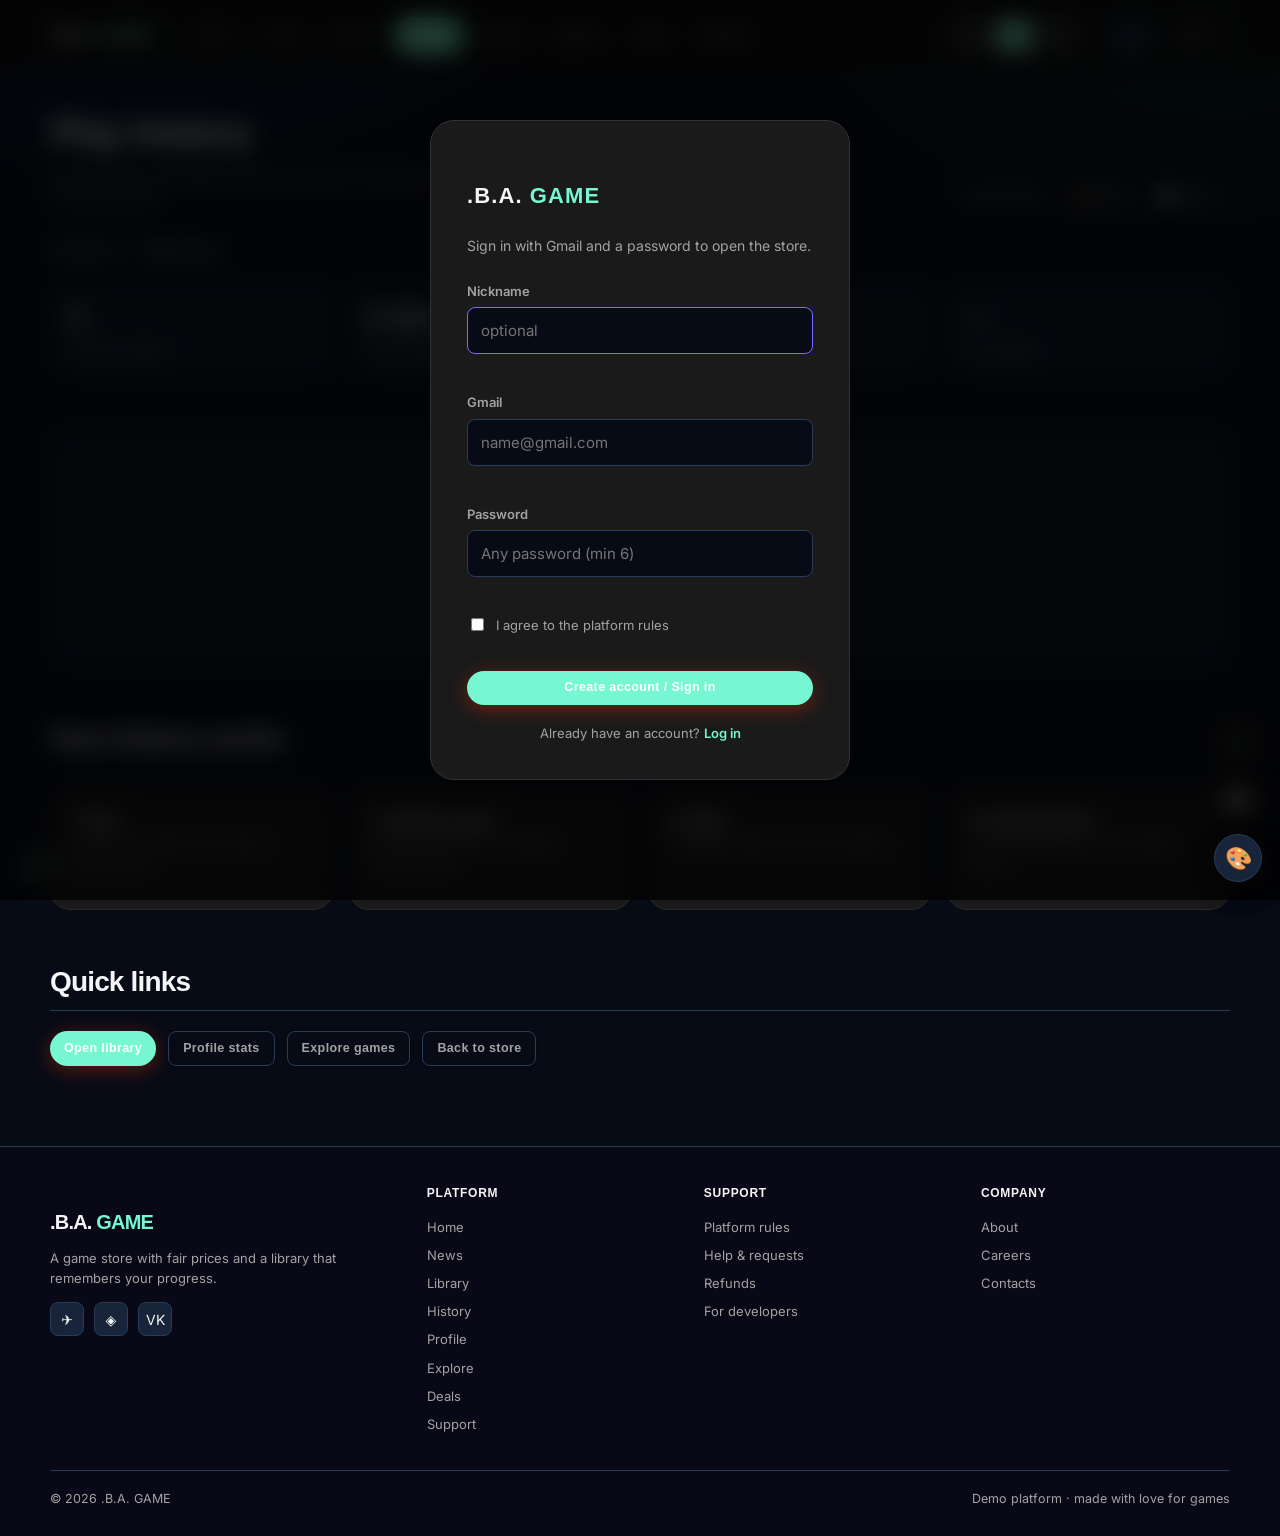
<file: history.html>
<!DOCTYPE html>
<html lang="en">
<head>
<meta charset="utf-8">
<meta name="description" content=".B.A. GAME history: every game session you played, scores, time and personal bests.">
<meta name="viewport" content="width=device-width, initial-scale=1">
<title>.B.A. GAME — history</title>
<link rel="preconnect" href="https://fonts.googleapis.com">
<link rel="preconnect" href="https://fonts.gstatic.com" crossorigin>
<link href="https://fonts.googleapis.com/css2?family=Inter:wght@400;500;600;700;800&display=swap" rel="stylesheet">
<link rel="icon" href="data:image/svg+xml,%3Csvg xmlns='http://www.w3.org/2000/svg' viewBox='0 0 32 32'%3E%3Ctext y='26' font-size='26'%3E%F0%9F%8E%AE%3C/text%3E%3C/svg%3E">
<link rel="stylesheet" href="style.css">
<link rel="stylesheet" href="themes.css">
<script src="theme.js"></script>
<link rel="stylesheet" href="refresh.css">
</head>
<body data-page="history">

<header class="topbar">
  <div class="topbar__inner">
    <a class="logo" href="index.html">.B.A. <span>GAME</span></a>
    <nav class="nav" id="main-nav">
      <a href="index.html">Home</a>
      <a href="news.html">News</a>
      <a href="library.html">Library</a>
      <a href="history.html" aria-current="page">History</a>
      <a href="profile.html">Profile</a>
      <a href="explore.html">Explore</a>
      <a href="deals.html">Deals</a>
      <a href="support.html">Support</a>
    </nav>
    <div class="session" data-session></div>
    <button class="burger" type="button" data-burger aria-expanded="false" aria-controls="main-nav" aria-label="Open menu"><span class="burger__lines"></span></button>
  </div>
</header>

<main class="shell">

  <div class="page-head page-head--row">
    <div>
      <h1>Play history</h1>
      <p>Every session you launch from the library is saved here, with score and time.</p>
    </div>
    <button type="button" class="btn btn--ghost" id="hist-clear">Clear history</button>
  </div>

  <section class="stats" id="hist-stats" aria-label="History summary"></section>

  <div class="hist">
    <div class="hist__bar">
      <div class="filters" id="hist-filters" role="group" aria-label="Filter by game"></div>
      <p class="hist__count" id="hist-count"></p>
    </div>
    <div id="hist-list"></div>
    <div class="hist__empty" id="hist-empty" hidden>
      <b>Nothing played yet</b>
      <p>Open the library, press Play on any installed game and your sessions will appear here.</p>
      <a class="btn btn--primary" href="library.html">Go to library</a>
    </div>
  </div>

  <section class="section" id="hist-best-section" aria-labelledby="best-title" hidden>
    <div class="section__head"><h2 id="best-title">Personal bests</h2><span class="section__note">Your top score in every game you played</span></div>
    <div class="grid" id="hist-best"></div>
  </section>

  <!-- extra-sections -->

  <section class="section" aria-label="Tips">
    <div class="section__head"><h2>How history works</h2></div>
    <div class="x-steps" style="display:grid;grid-template-columns:repeat(auto-fit,minmax(180px,1fr));gap:16px">
      <div class="rail__box"><b>1. Play</b><p class="rail__text">Launch any game from Library.</p></div>
      <div class="rail__box"><b>2. Session saved</b><p class="rail__text">Score and time are recorded automatically.</p></div>
      <div class="rail__box"><b>3. Filter</b><p class="rail__text">Use filters above to find one game.</p></div>
      <div class="rail__box"><b>4. Personal bests</b><p class="rail__text">Top scores appear in the section below.</p></div>
    </div>
  </section>
  <section class="section">
    <div class="section__head"><h2>Quick links</h2></div>
    <div style="display:flex;flex-wrap:wrap;gap:12px">
      <a class="btn btn--primary" href="library.html">Open library</a>
      <a class="btn btn--ghost" href="profile.html">Profile stats</a>
      <a class="btn btn--ghost" href="explore.html">Explore games</a>
      <a class="btn btn--ghost" href="index.html">Back to store</a>
    </div>
  </section>

</main>

<footer class="footer">
  <div class="shell footer__top">
    <div class="footer__brand">
      <p class="logo">.B.A. <span>GAME</span></p>
      <p class="footer__about">A game store with fair prices, a living library and a profile that remembers every achievement.</p>
      <div class="footer__social" aria-label="Social media">
        <a href="#" aria-label="Telegram">✈</a>
        <a href="#" aria-label="Discord">◈</a>
        <a href="#" aria-label="VK">VK</a>
      </div>
    </div>
    <nav class="footer__col" aria-label="Site sections">
      <h3>Platform</h3>
      <a href="index.html">Home</a>
      <a href="news.html">News</a>
      <a href="library.html">Library</a>
      <a href="history.html">History</a>
      <a href="profile.html">Profile</a>
      <a href="explore.html">Explore</a>
      <a href="deals.html">Deals</a>
      <a href="support.html">Support</a>
    </nav>
    <nav class="footer__col" aria-label="Support">
      <h3>Support</h3>
      <a href="#">Platform rules</a>
      <a href="#">Help &amp; requests</a>
      <a href="#">Refunds</a>
      <a href="#">For developers</a>
    </nav>
    <nav class="footer__col" aria-label="Company">
      <h3>Company</h3>
      <a href="#">About</a>
      <a href="#">Careers</a>
      <a href="#">Contacts</a>
    </nav>
  </div>
  <div class="shell footer__bottom">
    <span>© 2026 .B.A. GAME</span>
    <span>Demo platform · made with love for games</span>
  </div>
</footer>

<script src="app.js"></script>
<script src="fpgames.js"></script>
<script src="refresh.js"></script>
<script src="i18n.js"></script>
<script src="features.js"></script>
</body>
</html>
</file>
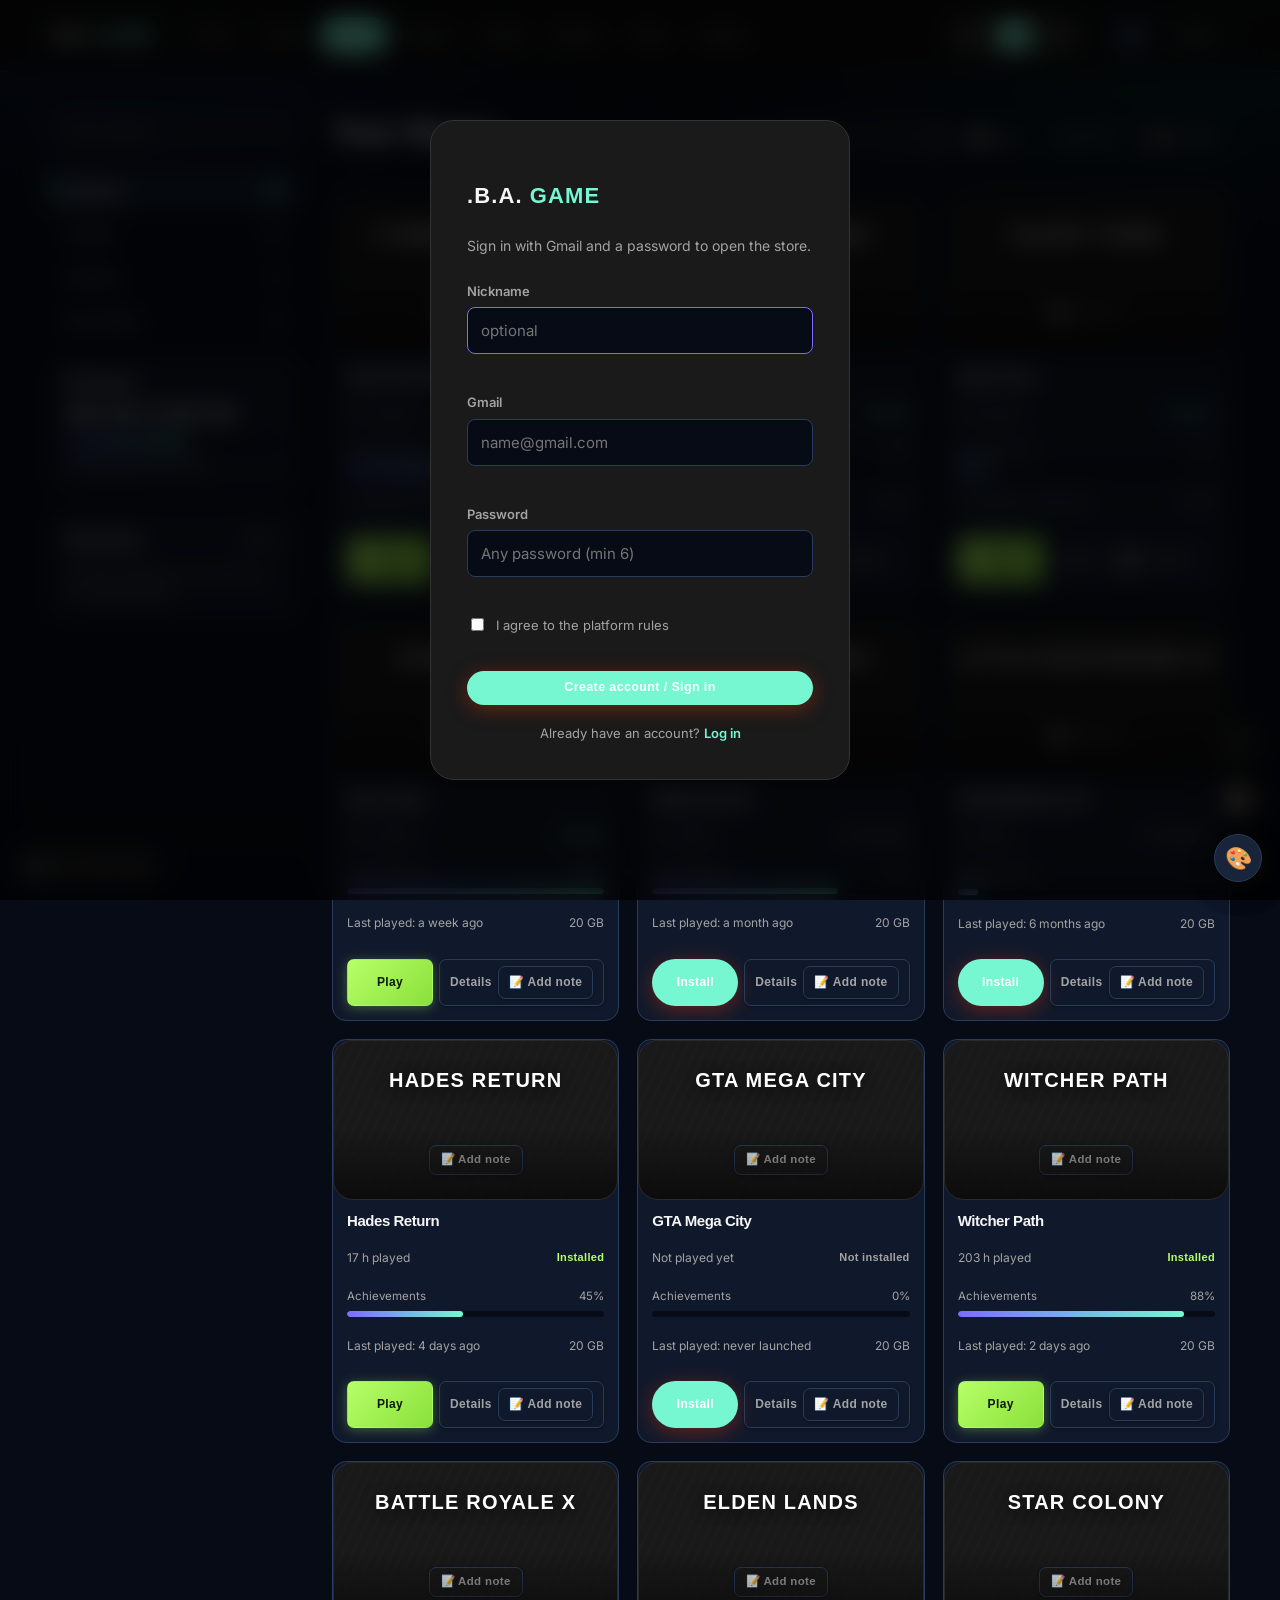
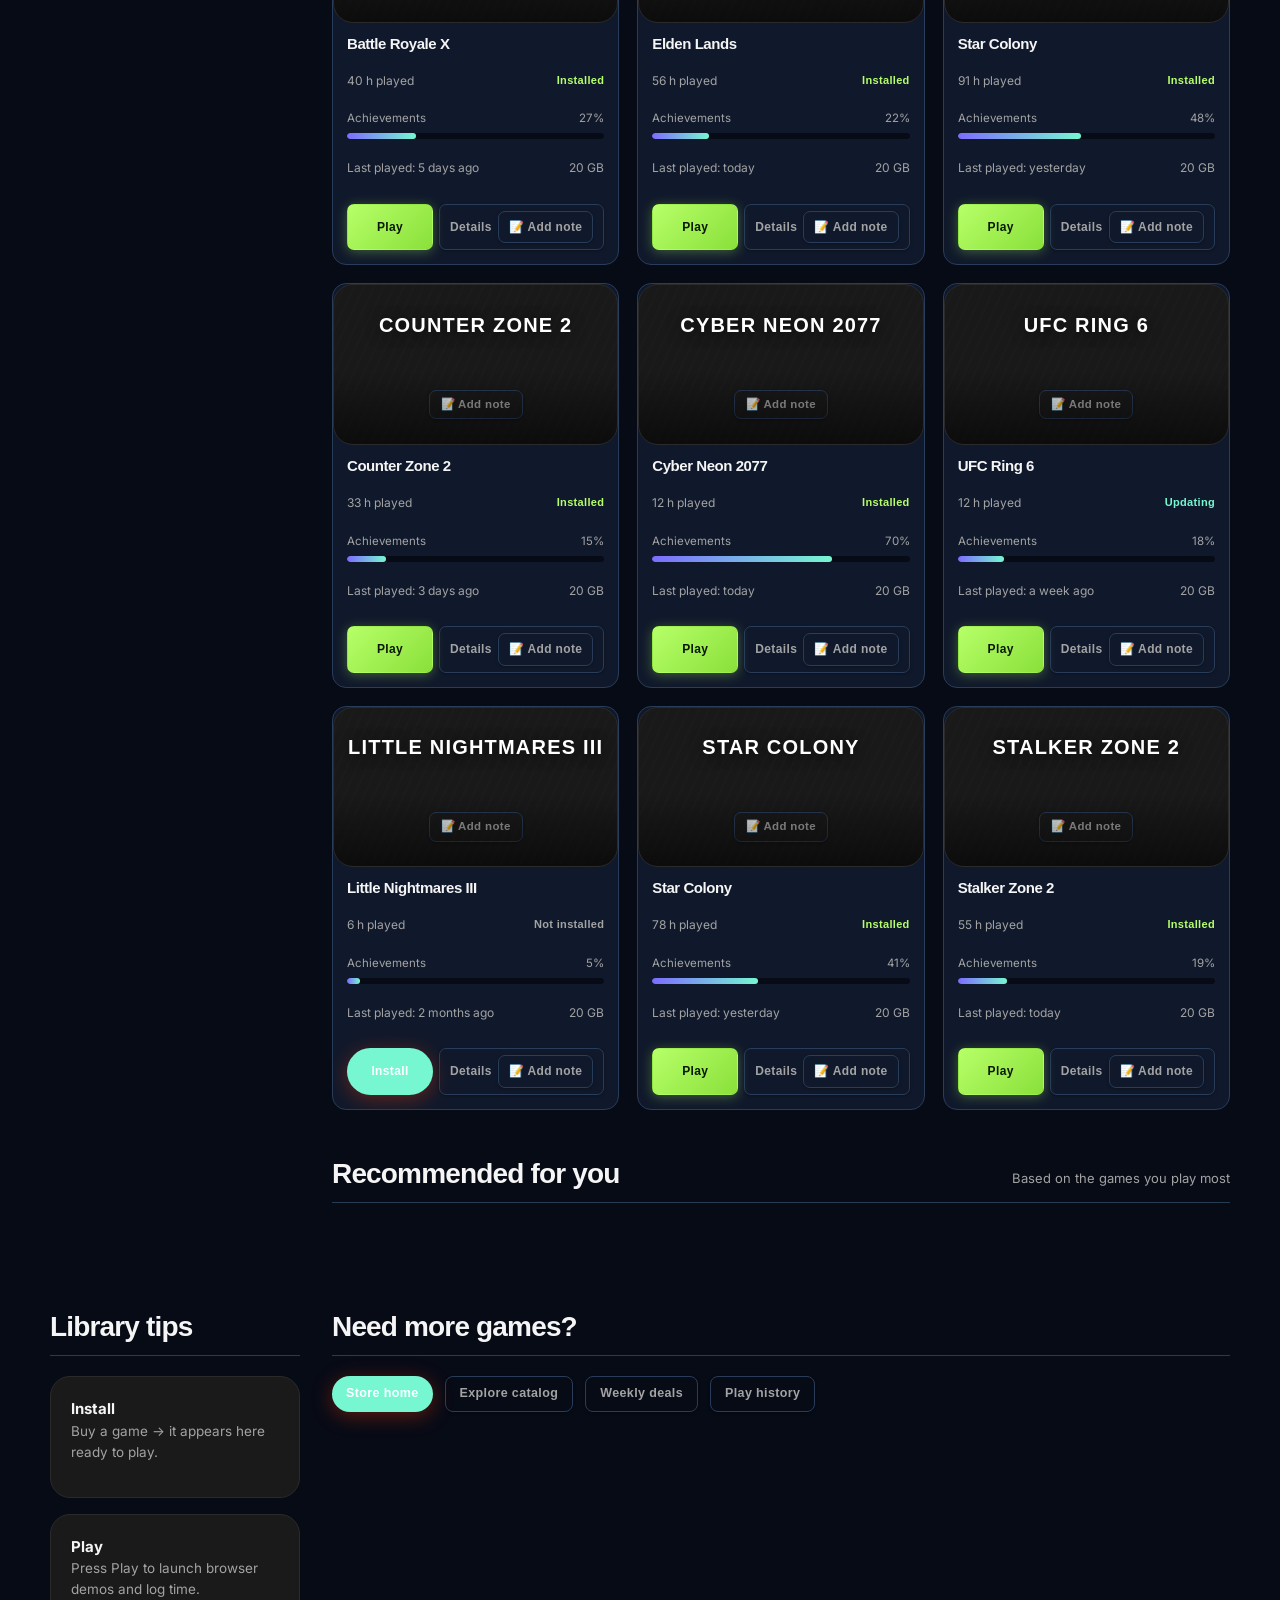
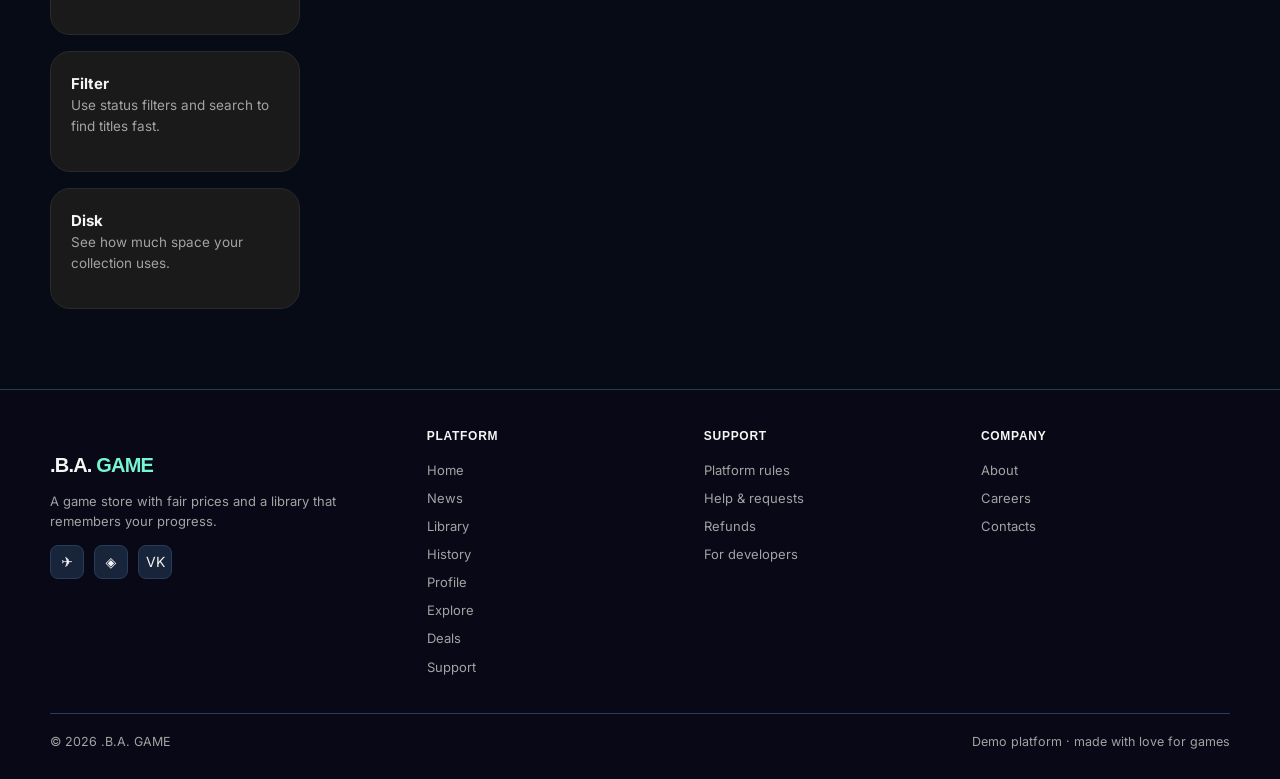
<file: library.html>
<!DOCTYPE html>
<html lang="en">
<head>
<meta charset="utf-8">
<meta name="description" content=".B.A. GAME library: your games, hours, achievements, disk space and play history.">
<meta name="viewport" content="width=device-width, initial-scale=1">
<title>.B.A. GAME — library</title>
<link rel="preconnect" href="https://fonts.googleapis.com">
<link rel="preconnect" href="https://fonts.gstatic.com" crossorigin>
<link href="https://fonts.googleapis.com/css2?family=Inter:wght@400;500;600;700;800&display=swap" rel="stylesheet">
<link rel="icon" href="data:image/svg+xml,%3Csvg xmlns='http://www.w3.org/2000/svg' viewBox='0 0 32 32'%3E%3Ctext y='26' font-size='26'%3E%F0%9F%8E%AE%3C/text%3E%3C/svg%3E">
<link rel="stylesheet" href="style.css">
<link rel="stylesheet" href="themes.css">
<script src="theme.js"></script>
<link rel="stylesheet" href="refresh.css">
</head>
<body data-page="library">

<header class="topbar">
  <div class="topbar__inner">
    <a class="logo" href="index.html">.B.A. <span>GAME</span></a>
    <nav class="nav" id="main-nav">
      <a href="index.html">Home</a>
      <a href="news.html">News</a>
      <a href="library.html" aria-current="page">Library</a>
      <a href="history.html">History</a>
      <a href="profile.html">Profile</a>
      <a href="explore.html">Explore</a>
      <a href="deals.html">Deals</a>
      <a href="support.html">Support</a>
    </nav>
    <div class="session" data-session></div>
    <button class="burger" type="button" data-burger aria-expanded="false" aria-controls="main-nav" aria-label="Open menu"><span class="burger__lines"></span></button>
  </div>
</header>

<main class="shell lib">

  <aside class="lib__side">
    <label class="visually-hidden" for="search">Search the library</label>
    <input id="search" type="search" placeholder="Find a game" autocomplete="off">

    <nav class="lib__filters" id="lib-filters" aria-label="Game status"></nav>

    <section class="lib__disk">
      <h2>Disk space</h2>
      <p class="lib__disk-value" id="disk-value">—</p>
      <div class="bar"><span class="bar__fill" id="disk-bar"></span></div>
      <p class="lib__disk-note">Used by games in this list</p>
    </section>

    <section class="lib__disk lib__history">
      <div class="lib__history-head">
        <h2>Play history</h2>
        <button type="button" class="lib__history-clear" id="history-clear">Clear</button>
      </div>
      <ul class="history" id="history"></ul>
    </section>
  </aside>

  <div class="lib__main">
    <div class="lib__head">
      <h1>Library</h1>
      <p id="lib-count">—</p>
    </div>
    <div class="lastplayed" id="lastplayed" hidden></div>
    <div class="lib__grid" id="lib-grid"></div>
    <p class="lib__empty" id="lib-empty" hidden>Nothing found. Change your search or pick “All games”.</p>

    <section class="section" id="recs-section" aria-labelledby="recs-title">
      <div class="section__head"><h2 id="recs-title">Recommended for you</h2><span class="section__note">Based on the games you play most</span></div>
      <div class="grid" id="recs"></div>
    </section>
  </div>

  <!-- extra-sections -->

  <section class="section">
    <div class="section__head"><h2>Library tips</h2></div>
    <div style="display:grid;grid-template-columns:repeat(auto-fit,minmax(200px,1fr));gap:16px">
      <div class="rail__box"><b>Install</b><p class="rail__text">Buy a game → it appears here ready to play.</p></div>
      <div class="rail__box"><b>Play</b><p class="rail__text">Press Play to launch browser demos and log time.</p></div>
      <div class="rail__box"><b>Filter</b><p class="rail__text">Use status filters and search to find titles fast.</p></div>
      <div class="rail__box"><b>Disk</b><p class="rail__text">See how much space your collection uses.</p></div>
    </div>
  </section>
  <section class="section">
    <div class="section__head"><h2>Need more games?</h2></div>
    <div style="display:flex;flex-wrap:wrap;gap:12px">
      <a class="btn btn--primary" href="index.html">Store home</a>
      <a class="btn btn--ghost" href="explore.html">Explore catalog</a>
      <a class="btn btn--ghost" href="deals.html">Weekly deals</a>
      <a class="btn btn--ghost" href="history.html">Play history</a>
    </div>
  </section>

</main>

<footer class="footer">
  <div class="shell footer__top">
    <div class="footer__brand">
      <p class="logo">.B.A. <span>GAME</span></p>
      <p class="footer__about">A game store with fair prices, a living library and a profile that remembers every achievement.</p>
      <div class="footer__social" aria-label="Social media">
        <a href="#" aria-label="Telegram">✈</a>
        <a href="#" aria-label="Discord">◈</a>
        <a href="#" aria-label="VK">VK</a>
      </div>
    </div>
    <nav class="footer__col" aria-label="Site sections">
      <h3>Platform</h3>
      <a href="index.html">Home</a>
      <a href="news.html">News</a>
      <a href="library.html">Library</a>
      <a href="history.html">History</a>
      <a href="profile.html">Profile</a>
      <a href="explore.html">Explore</a>
      <a href="deals.html">Deals</a>
      <a href="support.html">Support</a>
    </nav>
    <nav class="footer__col" aria-label="Support">
      <h3>Support</h3>
      <a href="#">Platform rules</a>
      <a href="#">Help &amp; requests</a>
      <a href="#">Refunds</a>
      <a href="#">For developers</a>
    </nav>
    <nav class="footer__col" aria-label="Company">
      <h3>Company</h3>
      <a href="#">About</a>
      <a href="#">Careers</a>
      <a href="#">Contacts</a>
    </nav>
  </div>
  <div class="shell footer__bottom">
    <span>© 2026 .B.A. GAME</span>
    <span>Demo platform · made with love for games</span>
  </div>
</footer>

<script src="app.js"></script>
<script src="fpgames.js"></script>
<script src="refresh.js"></script>
<script src="i18n.js"></script>
<script src="features.js"></script>
</body>
</html>
</file>
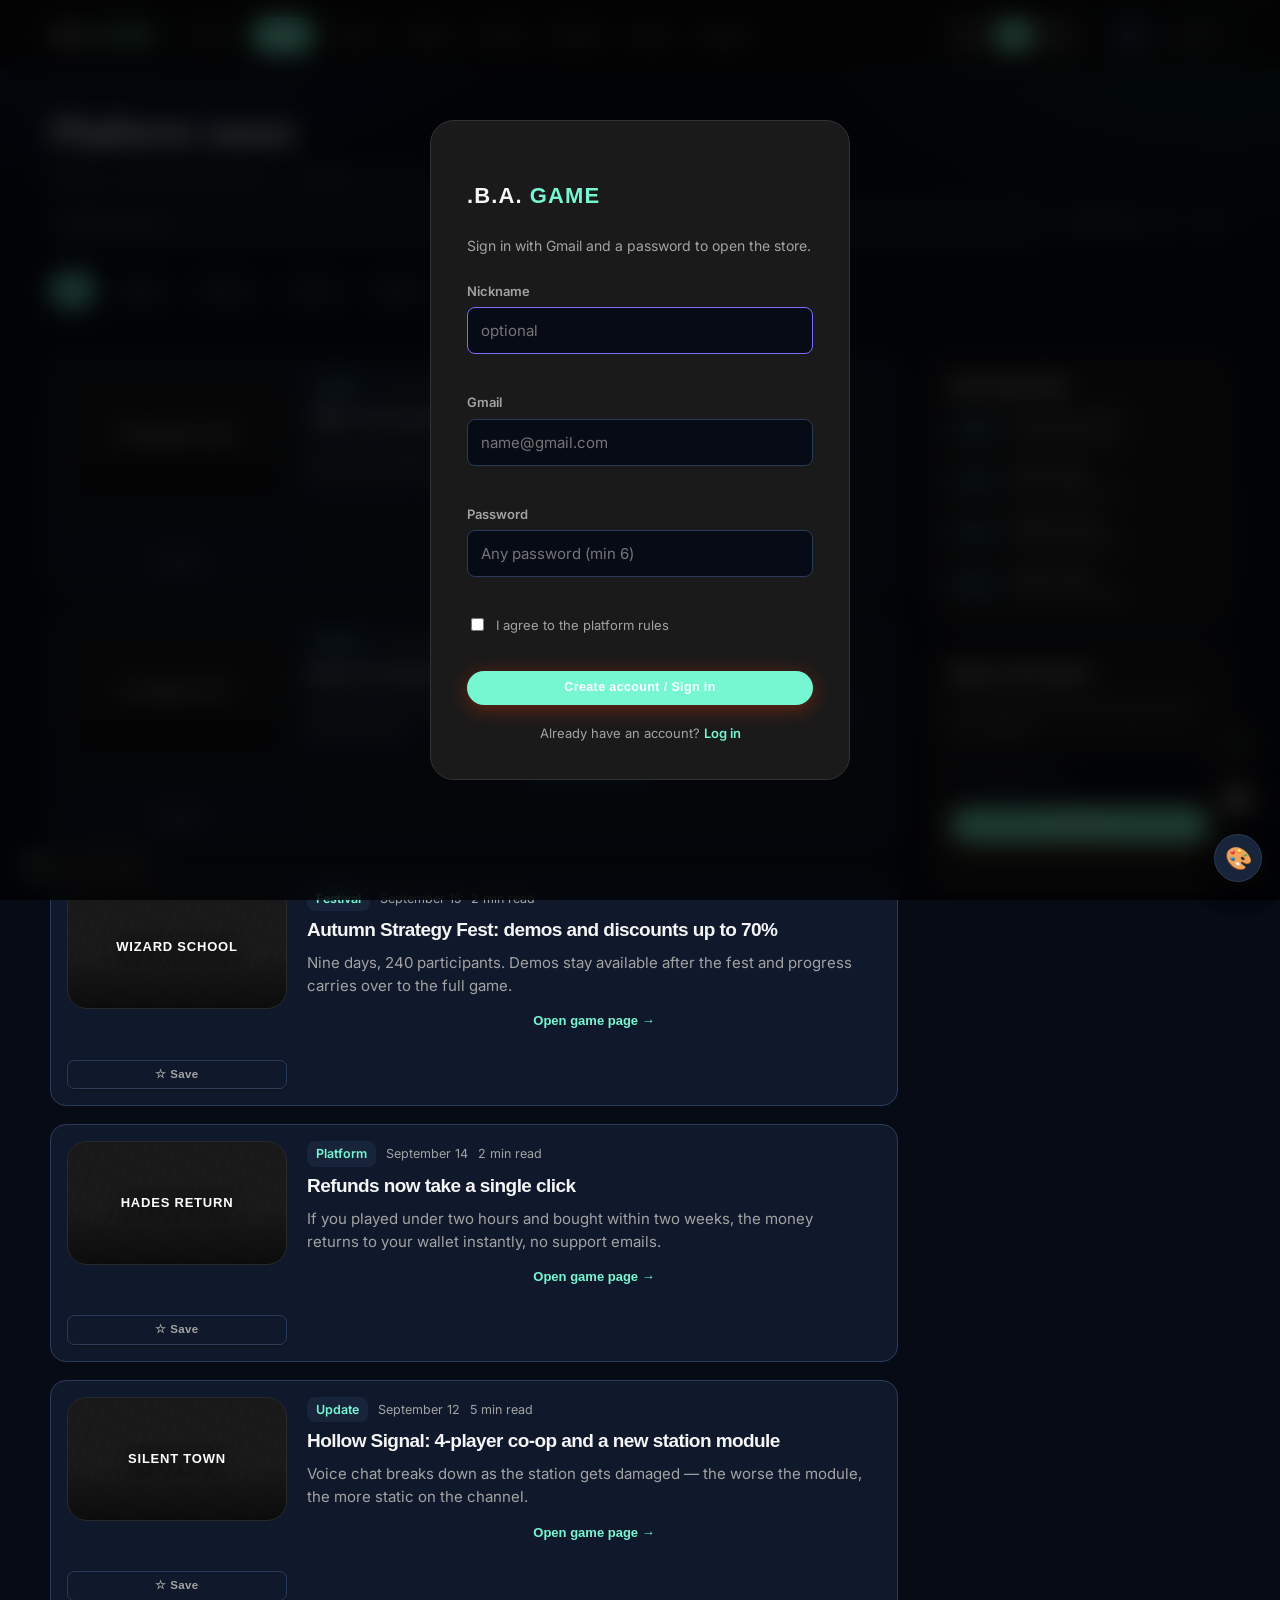
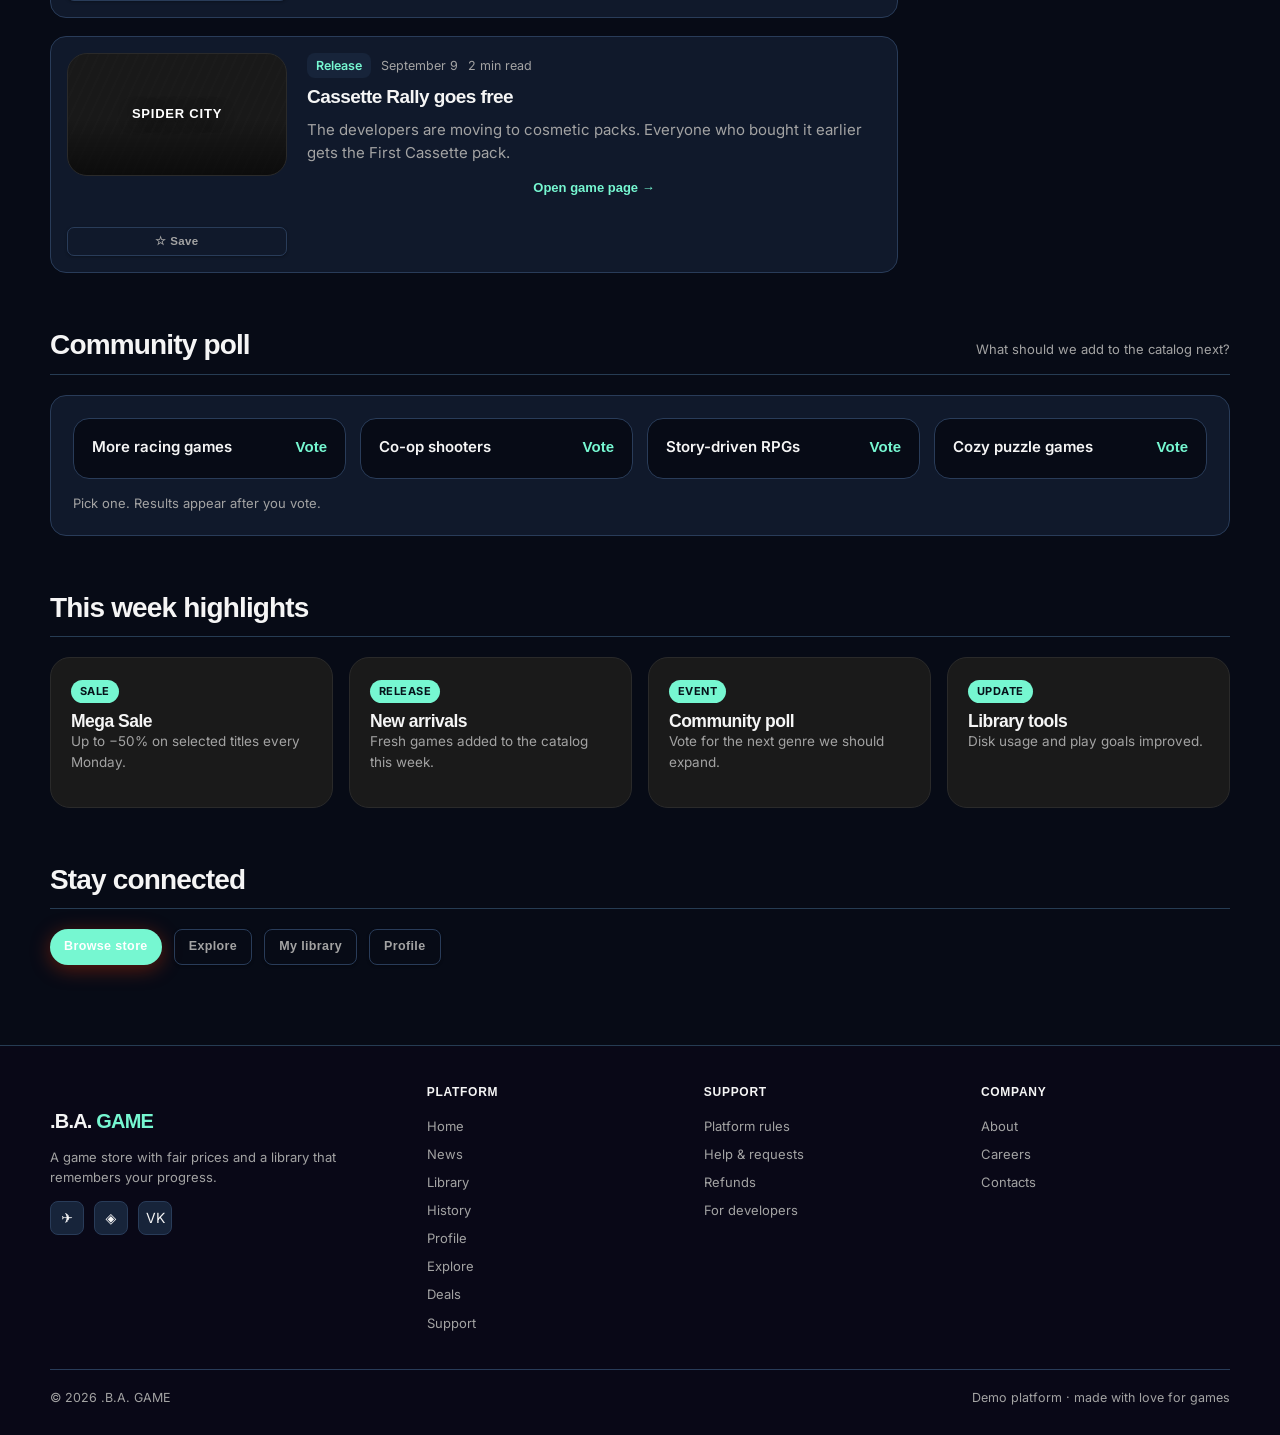
<file: news.html>
<!DOCTYPE html>
<html lang="en">
<head>
<meta charset="utf-8">
<meta name="description" content=".B.A. GAME news: patches, releases and festivals.">
<meta name="viewport" content="width=device-width, initial-scale=1">
<title>.B.A. GAME — news</title>
<link rel="preconnect" href="https://fonts.googleapis.com">
<link rel="preconnect" href="https://fonts.gstatic.com" crossorigin>
<link href="https://fonts.googleapis.com/css2?family=Inter:wght@400;500;600;700;800&display=swap" rel="stylesheet">
<link rel="icon" href="data:image/svg+xml,%3Csvg xmlns='http://www.w3.org/2000/svg' viewBox='0 0 32 32'%3E%3Ctext y='26' font-size='26'%3E%F0%9F%8E%AE%3C/text%3E%3C/svg%3E">
<link rel="stylesheet" href="style.css">
<link rel="stylesheet" href="themes.css">
<script src="theme.js"></script>
<link rel="stylesheet" href="refresh.css">
</head>
<body data-page="news">

<header class="topbar">
  <div class="topbar__inner">
    <a class="logo" href="index.html">.B.A. <span>GAME</span></a>
    <nav class="nav" id="main-nav">
      <a href="index.html">Home</a>
      <a href="news.html" aria-current="page">News</a>
      <a href="library.html">Library</a>
      <a href="history.html">History</a>
      <a href="profile.html">Profile</a>
      <a href="explore.html">Explore</a>
      <a href="deals.html">Deals</a>
      <a href="support.html">Support</a>
    </nav>
    <div class="session" data-session></div>
    <button class="burger" type="button" data-burger aria-expanded="false" aria-controls="main-nav" aria-label="Open menu"><span class="burger__lines"></span></button>
  </div>
</header>

<main class="shell">

  <div class="page-head">
    <h1>Platform news</h1>
    <p>Patches, releases and festivals — updated every day.</p>
  </div>

  <div class="filters" id="filters" role="group" aria-label="Filter by topic"></div>

  <div class="news-layout">
    <div>
      <div class="feed" id="feed"></div>
      <p class="feed__empty" id="feed-empty" hidden>Nothing here yet. Pick “All” or check back tomorrow.</p>
    </div>

    <aside class="rail">
      <section class="rail__box">
        <h2>Upcoming dates</h2>
        <ol class="dates" id="dates"></ol>
      </section>
      <section class="rail__box">
        <h2>Digest subscription</h2>
        <p class="rail__text">One email a week: only releases from your wishlist.</p>
        <form class="rail__form" id="digest">
          <label class="visually-hidden" for="digest-mail">Email</label>
          <input id="digest-mail" type="email" placeholder="you@mail.com" required>
          <button class="btn btn--primary btn--block" type="submit">Subscribe</button>
          <span class="rail__status" id="digest-status" role="status"></span>
        </form>
      </section>
    </aside>
  </div>

  <section class="section" id="poll" aria-labelledby="poll-title">
    <div class="section__head"><h2 id="poll-title">Community poll</h2><span class="section__note">What should we add to the catalog next?</span></div>
    <div class="poll">
      <div class="poll__options" id="poll-options"></div>
      <p class="poll__note" id="poll-note" role="status"></p>
    </div>
  </section>

  <!-- extra-sections -->

  <section class="section">
    <div class="section__head"><h2>This week highlights</h2></div>
    <div class="grid" style="grid-template-columns:repeat(auto-fit,minmax(220px,1fr));gap:16px">
      <article class="rail__box"><span class="banner__tag">Sale</span><h3>Mega Sale</h3><p class="rail__text">Up to −50% on selected titles every Monday.</p></article>
      <article class="rail__box"><span class="banner__tag">Release</span><h3>New arrivals</h3><p class="rail__text">Fresh games added to the catalog this week.</p></article>
      <article class="rail__box"><span class="banner__tag">Event</span><h3>Community poll</h3><p class="rail__text">Vote for the next genre we should expand.</p></article>
      <article class="rail__box"><span class="banner__tag">Update</span><h3>Library tools</h3><p class="rail__text">Disk usage and play goals improved.</p></article>
    </div>
  </section>
  <section class="section">
    <div class="section__head"><h2>Stay connected</h2></div>
    <div style="display:flex;flex-wrap:wrap;gap:12px">
      <a class="btn btn--primary" href="index.html">Browse store</a>
      <a class="btn btn--ghost" href="explore.html">Explore</a>
      <a class="btn btn--ghost" href="library.html">My library</a>
      <a class="btn btn--ghost" href="profile.html">Profile</a>
    </div>
  </section>

</main>

<footer class="footer">
  <div class="shell footer__top">
    <div class="footer__brand">
      <p class="logo">.B.A. <span>GAME</span></p>
      <p class="footer__about">A game store with fair prices, a living library and a profile that remembers every achievement.</p>
      <div class="footer__social" aria-label="Social media">
        <a href="#" aria-label="Telegram">✈</a>
        <a href="#" aria-label="Discord">◈</a>
        <a href="#" aria-label="VK">VK</a>
      </div>
    </div>
    <nav class="footer__col" aria-label="Site sections">
      <h3>Platform</h3>
      <a href="index.html">Home</a>
      <a href="news.html">News</a>
      <a href="library.html">Library</a>
      <a href="history.html">History</a>
      <a href="profile.html">Profile</a>
      <a href="explore.html">Explore</a>
      <a href="deals.html">Deals</a>
      <a href="support.html">Support</a>
    </nav>
    <nav class="footer__col" aria-label="Support">
      <h3>Support</h3>
      <a href="#">Platform rules</a>
      <a href="#">Help &amp; requests</a>
      <a href="#">Refunds</a>
      <a href="#">For developers</a>
    </nav>
    <nav class="footer__col" aria-label="Company">
      <h3>Company</h3>
      <a href="#">About</a>
      <a href="#">Careers</a>
      <a href="#">Contacts</a>
    </nav>
  </div>
  <div class="shell footer__bottom">
    <span>© 2026 .B.A. GAME</span>
    <span>Demo platform · made with love for games</span>
  </div>
</footer>

<script src="app.js"></script>
<script src="fpgames.js"></script>
<script src="refresh.js"></script>
<script src="i18n.js"></script>
<script src="features.js"></script>
</body>
</html>
</file>
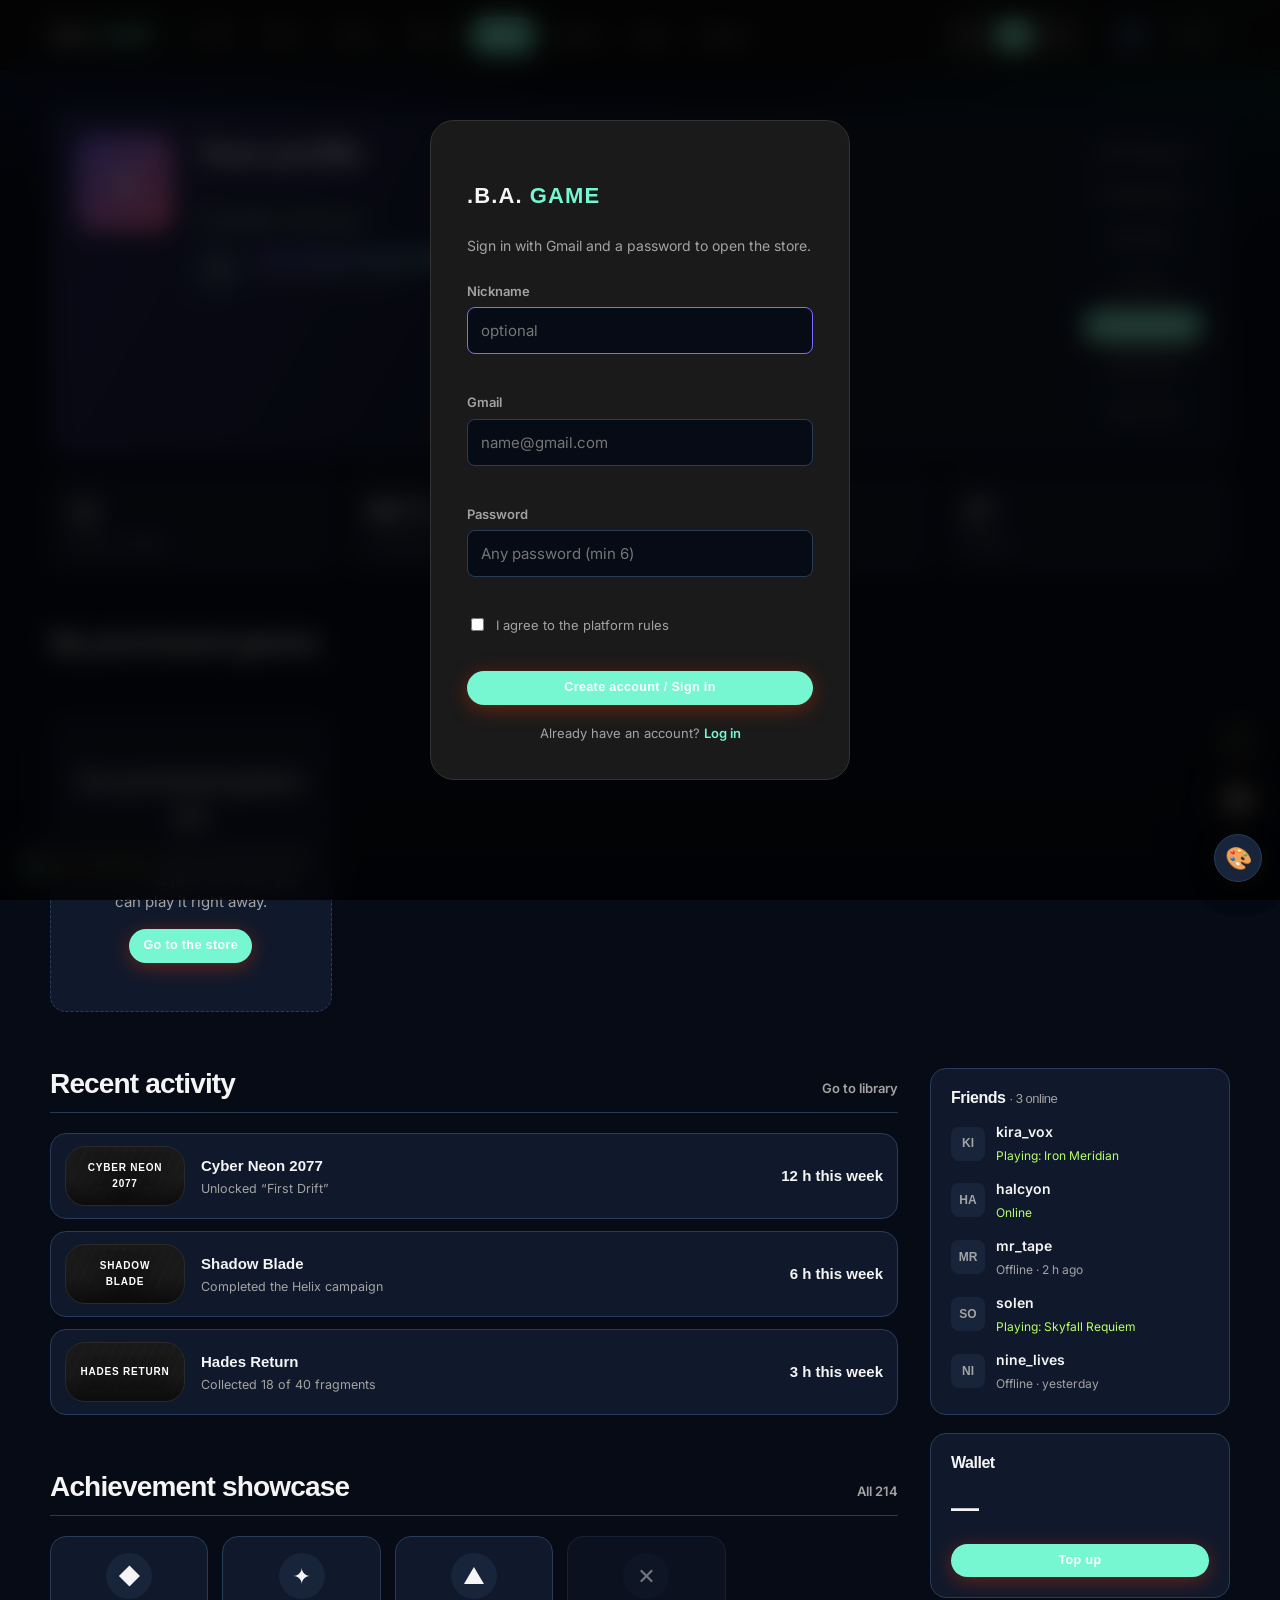
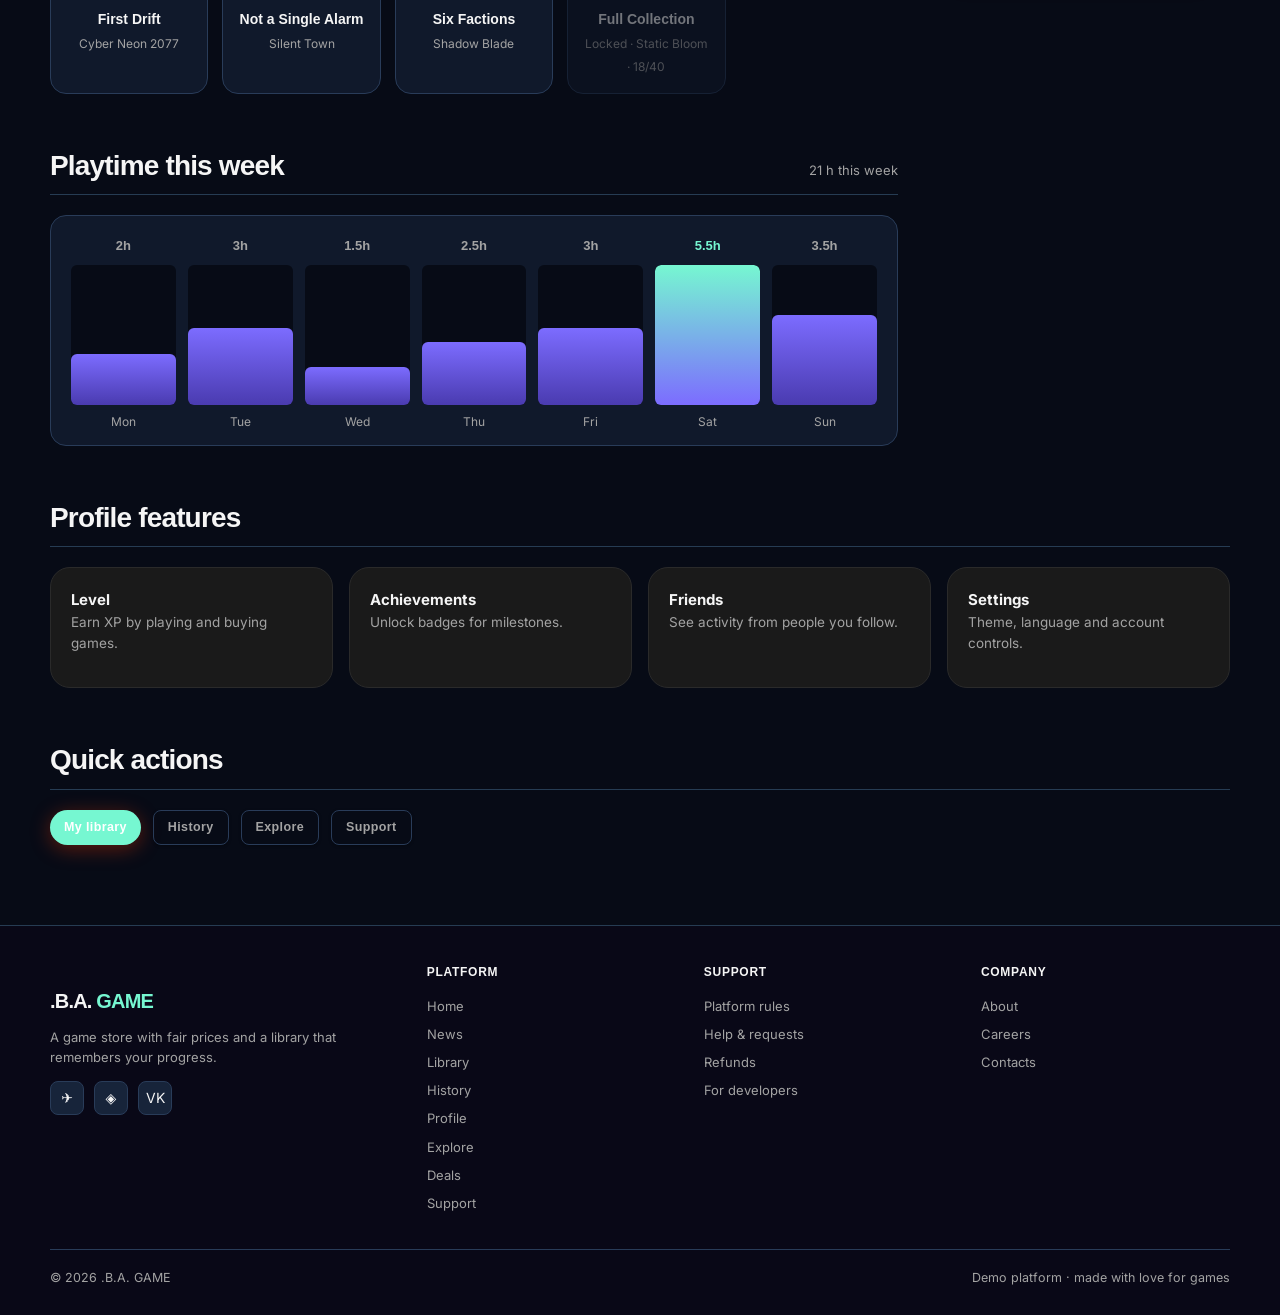
<file: profile.html>
<!DOCTYPE html>
<html lang="en">
<head>
<meta charset="utf-8">
<meta name="description" content=".B.A. GAME profile: level, achievements, activity and friends.">
<meta name="viewport" content="width=device-width, initial-scale=1">
<title>.B.A. GAME — profile</title>
<link rel="preconnect" href="https://fonts.googleapis.com">
<link rel="preconnect" href="https://fonts.gstatic.com" crossorigin>
<link href="https://fonts.googleapis.com/css2?family=Inter:wght@400;500;600;700;800&display=swap" rel="stylesheet">
<link rel="icon" href="data:image/svg+xml,%3Csvg xmlns='http://www.w3.org/2000/svg' viewBox='0 0 32 32'%3E%3Ctext y='26' font-size='26'%3E%F0%9F%8E%AE%3C/text%3E%3C/svg%3E">
<link rel="stylesheet" href="style.css">
<link rel="stylesheet" href="themes.css">
<script src="theme.js"></script>
<link rel="stylesheet" href="refresh.css">
</head>
<body data-page="profile">

<header class="topbar">
  <div class="topbar__inner">
    <a class="logo" href="index.html">.B.A. <span>GAME</span></a>
    <nav class="nav" id="main-nav">
      <a href="index.html">Home</a>
      <a href="news.html">News</a>
      <a href="library.html">Library</a>
      <a href="history.html">History</a>
      <a href="profile.html" aria-current="page">Profile</a>
      <a href="explore.html">Explore</a>
      <a href="deals.html">Deals</a>
      <a href="support.html">Support</a>
    </nav>
    <div class="session" data-session></div>
    <button class="burger" type="button" data-burger aria-expanded="false" aria-controls="main-nav" aria-label="Open menu"><span class="burger__lines"></span></button>
  </div>
</header>

<main class="shell">

  <section class="card-me">
    <div class="card-me__avatar" id="me-avatar">V</div>
    <div class="card-me__info">
      <h1 id="me-nick">Player</h1>
      <p class="card-me__mail" id="me-mail">—</p>
      <p class="card-me__mail" id="me-phone"></p>
      <p class="card-me__status" id="me-status">Last played: —</p>
      <div class="level">
        <span class="level__badge" id="me-level">24</span>
        <div class="level__bar">
          <div class="level__track"><span id="me-xp"></span></div>
          <p>1,340 / 2,000 XP to level 25</p>
        </div>
      </div>
    </div>
    <div class="card-me__actions">
      <button class="btn btn--ghost" type="button" id="edit-status">Edit status</button>
      <button class="btn btn--ghost" type="button" data-logout>Log out</button>
    </div>
  </section>

  <section class="stats" id="stats" aria-label="Statistics"></section>

  <section class="section" id="owned-section" aria-labelledby="owned-title">
    <div class="section__head"><h2 id="owned-title">My purchased games</h2><span class="section__note" id="owned-count"></span></div>
    <div class="grid" id="owned"></div>
  </section>

  <div class="profile-layout">
    <div>
      <section class="section">
        <div class="section__head"><h2>Recent activity</h2><a href="library.html">Go to library</a></div>
        <ul class="activity" id="activity"></ul>
      </section>

      <section class="section">
        <div class="section__head"><h2>Achievement showcase</h2><a href="#">All 214</a></div>
        <div class="awards" id="awards"></div>
      </section>

      <section class="section" id="week-section" aria-labelledby="week-title">
        <div class="section__head"><h2 id="week-title">Playtime this week</h2><span class="section__note" id="week-total"></span></div>
        <div class="week" id="week" role="img" aria-label="Hours played per day over the last seven days"></div>
      </section>
    </div>

    <aside class="side">
      <section class="side__box">
        <h2>Friends <span id="friends-online"></span></h2>
        <ul class="friends" id="friends"></ul>
      </section>
      <section class="side__box">
        <h2>Wallet</h2>
        <p class="wallet" id="wallet">—</p>
        <button class="btn btn--primary btn--block" type="button" data-topup>Top up</button>
      </section>
    </aside>
  </div>

  <!-- extra-sections -->

  <section class="section">
    <div class="section__head"><h2>Profile features</h2></div>
    <div style="display:grid;grid-template-columns:repeat(auto-fit,minmax(180px,1fr));gap:16px">
      <div class="rail__box"><b>Level</b><p class="rail__text">Earn XP by playing and buying games.</p></div>
      <div class="rail__box"><b>Achievements</b><p class="rail__text">Unlock badges for milestones.</p></div>
      <div class="rail__box"><b>Friends</b><p class="rail__text">See activity from people you follow.</p></div>
      <div class="rail__box"><b>Settings</b><p class="rail__text">Theme, language and account controls.</p></div>
    </div>
  </section>
  <section class="section">
    <div class="section__head"><h2>Quick actions</h2></div>
    <div style="display:flex;flex-wrap:wrap;gap:12px">
      <a class="btn btn--primary" href="library.html">My library</a>
      <a class="btn btn--ghost" href="history.html">History</a>
      <a class="btn btn--ghost" href="explore.html">Explore</a>
      <a class="btn btn--ghost" href="support.html">Support</a>
    </div>
  </section>

</main>

<footer class="footer">
  <div class="shell footer__top">
    <div class="footer__brand">
      <p class="logo">.B.A. <span>GAME</span></p>
      <p class="footer__about">A game store with fair prices, a living library and a profile that remembers every achievement.</p>
      <div class="footer__social" aria-label="Social media">
        <a href="#" aria-label="Telegram">✈</a>
        <a href="#" aria-label="Discord">◈</a>
        <a href="#" aria-label="VK">VK</a>
      </div>
    </div>
    <nav class="footer__col" aria-label="Site sections">
      <h3>Platform</h3>
      <a href="index.html">Home</a>
      <a href="news.html">News</a>
      <a href="library.html">Library</a>
      <a href="history.html">History</a>
      <a href="profile.html">Profile</a>
      <a href="explore.html">Explore</a>
      <a href="deals.html">Deals</a>
      <a href="support.html">Support</a>
    </nav>
    <nav class="footer__col" aria-label="Support">
      <h3>Support</h3>
      <a href="#">Platform rules</a>
      <a href="#">Help &amp; requests</a>
      <a href="#">Refunds</a>
      <a href="#">For developers</a>
    </nav>
    <nav class="footer__col" aria-label="Company">
      <h3>Company</h3>
      <a href="#">About</a>
      <a href="#">Careers</a>
      <a href="#">Contacts</a>
    </nav>
  </div>
  <div class="shell footer__bottom">
    <span>© 2026 .B.A. GAME</span>
    <span>Demo platform · made with love for games</span>
  </div>
</footer>

<script src="app.js"></script>
<script src="fpgames.js"></script>
<script src="refresh.js"></script>
<script src="i18n.js"></script>
<script src="features.js"></script>
</body>
</html>
</file>
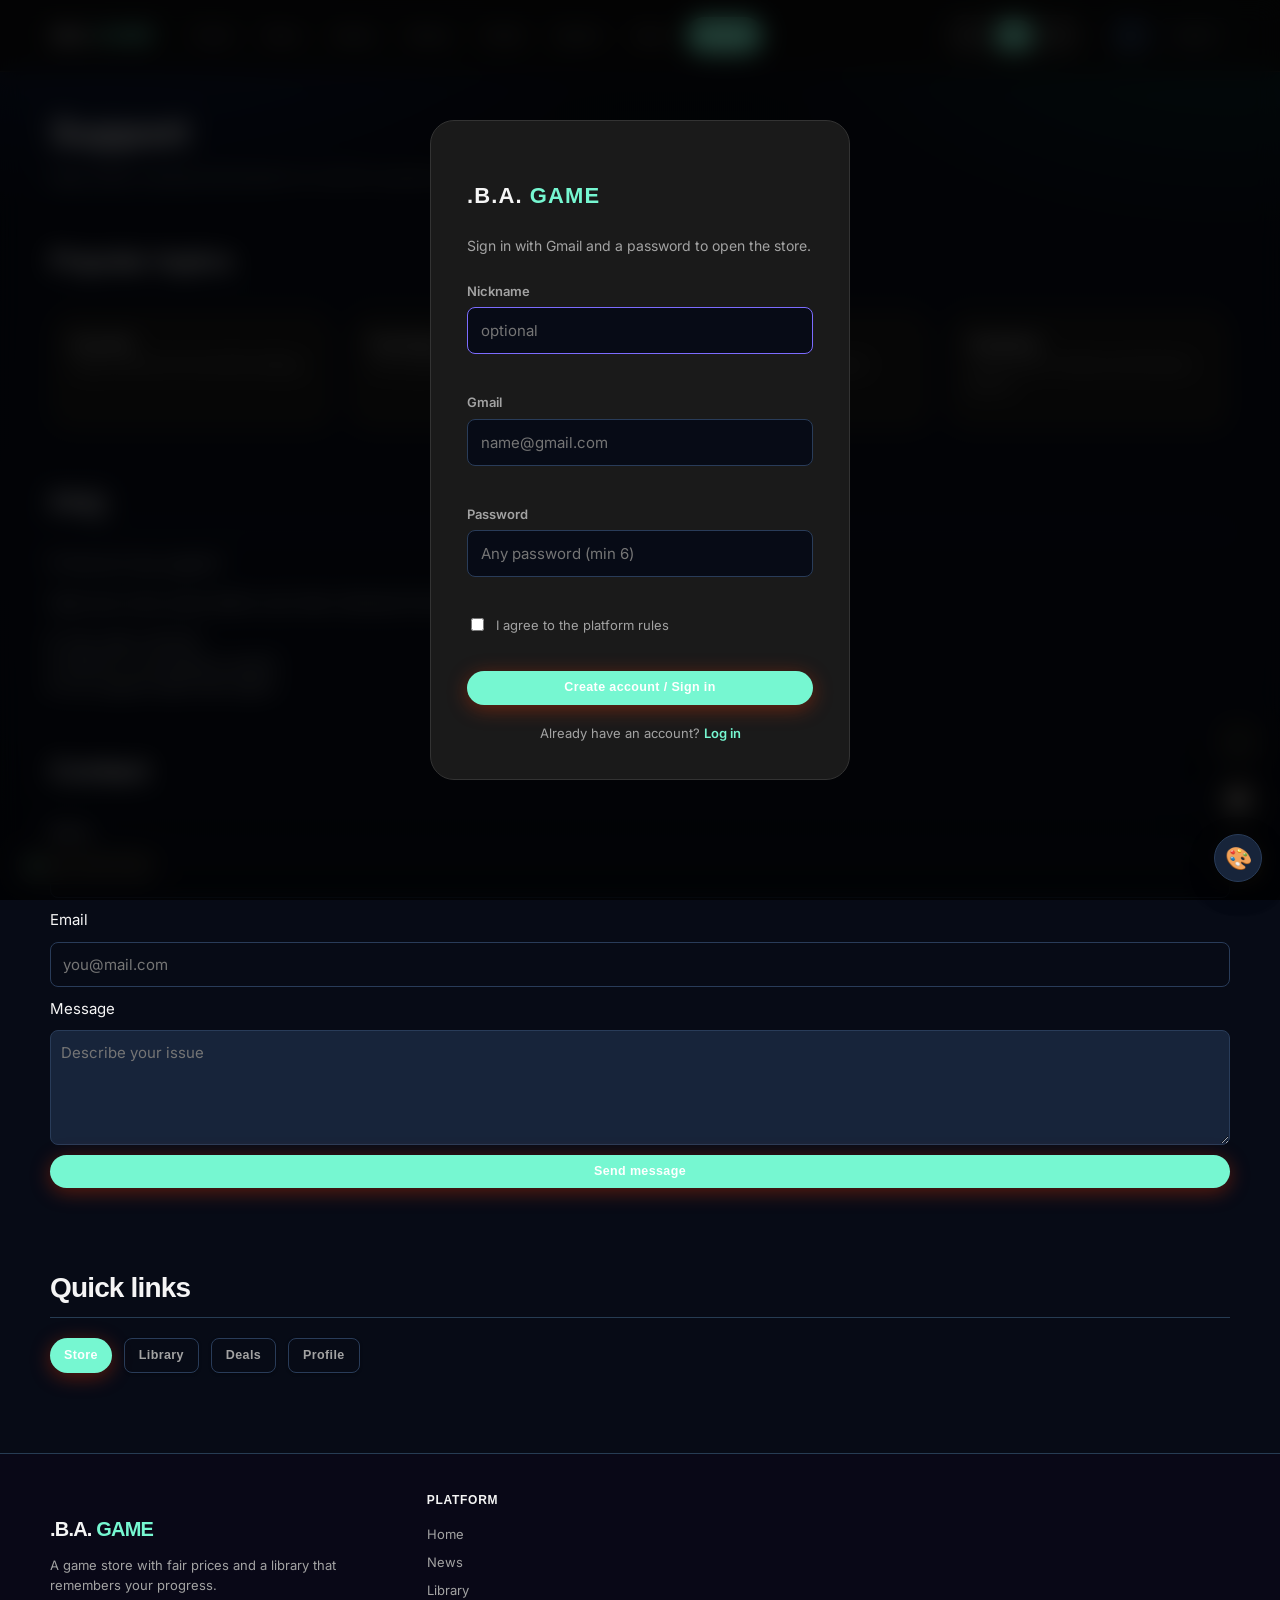
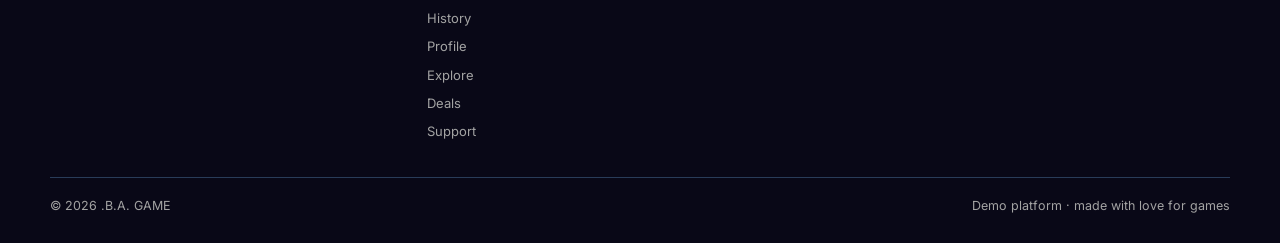
<file: support.html>
<!DOCTYPE html>
<html lang="en">
<head>
<meta charset="utf-8">
<meta name="description" content=".B.A. GAME support: help, refunds, FAQ and contact.">
<meta name="viewport" content="width=device-width, initial-scale=1">
<title>.B.A. GAME — support</title>
<link rel="preconnect" href="https://fonts.googleapis.com">
<link rel="preconnect" href="https://fonts.gstatic.com" crossorigin>
<link href="https://fonts.googleapis.com/css2?family=Inter:wght@400;500;600;700;800&display=swap" rel="stylesheet">
<link rel="icon" href="data:image/svg+xml,%3Csvg xmlns='http://www.w3.org/2000/svg' viewBox='0 0 32 32'%3E%3Ctext y='26' font-size='26'%3E%F0%9F%8E%AE%3C/text%3E%3C/svg%3E">
<link rel="stylesheet" href="style.css">
<link rel="stylesheet" href="themes.css">
<script src="theme.js"></script>
<link rel="stylesheet" href="refresh.css">
</head>
<body data-page="support">

<header class="topbar">
  <div class="topbar__inner">
    <a class="logo" href="index.html">.B.A. <span>GAME</span></a>
    <nav class="nav" id="main-nav">
      <a href="index.html">Home</a>
      <a href="news.html">News</a>
      <a href="library.html">Library</a>
      <a href="history.html">History</a>
      <a href="profile.html">Profile</a>
      <a href="explore.html">Explore</a>
      <a href="deals.html">Deals</a>
      <a href="support.html" aria-current="page">Support</a>
    </nav>
    <div class="session" data-session></div>
    <button class="burger" type="button" data-burger aria-expanded="false" aria-controls="main-nav" aria-label="Open menu"><span class="burger__lines"></span></button>
  </div>
</header>

<main class="shell">
  <div class="page-head">
    <h1>Support</h1>
    <p>Help center, refunds and answers to common questions.</p>
  </div>

  <section class="section">
    <div class="section__head"><h2>Popular topics</h2></div>
    <div style="display:grid;grid-template-columns:repeat(auto-fit,minmax(200px,1fr));gap:16px">
      <div class="rail__box"><b>Account</b><p class="rail__text">Login, password and profile settings.</p></div>
      <div class="rail__box"><b>Purchases</b><p class="rail__text">Cart, payment and library installs.</p></div>
      <div class="rail__box"><b>Refunds</b><p class="rail__text">14 days · under 2 hours played.</p></div>
      <div class="rail__box"><b>Technical</b><p class="rail__text">Performance, themes and browser demos.</p></div>
    </div>
  </section>

  <section class="section">
    <div class="section__head"><h2>FAQ</h2></div>
    <div class="x-faq">
      <details open><summary>How do I buy a game?</summary><p>Open any cover, press Add to cart, then checkout from the cart drawer. Purchased titles appear in Library.</p></details>
      <details><summary>Can I get a refund?</summary><p>Yes — within 14 days if you played less than 2 hours.</p></details>
      <details><summary>Where is my progress saved?</summary><p>Every session is stored on the History page and linked to your profile.</p></details>
      <details><summary>Do coupons stack with sales?</summary><p>One coupon per order. Sale prices are already discounted; coupons apply on top when allowed.</p></details>
    </div>
  </section>

  <section class="section">
    <div class="section__head"><h2>Contact</h2></div>
    <form class="rail__form" id="support-form" onsubmit="event.preventDefault();document.getElementById('support-status').textContent='Message sent (demo). We will reply soon.';">
      <label for="s-name">Name</label>
      <input id="s-name" required placeholder="Your name">
      <label for="s-mail">Email</label>
      <input id="s-mail" type="email" required placeholder="you@mail.com">
      <label for="s-msg">Message</label>
      <textarea id="s-msg" rows="4" required placeholder="Describe your issue" style="width:100%;padding:10px;border-radius:8px;border:1px solid var(--line);background:var(--panel-2);color:var(--text);font:inherit"></textarea>
      <button class="btn btn--primary" type="submit">Send message</button>
      <span class="rail__status" id="support-status" role="status"></span>
    </form>
  </section>

  <section class="section">
    <div class="section__head"><h2>Quick links</h2></div>
    <div style="display:flex;flex-wrap:wrap;gap:12px">
      <a class="btn btn--primary" href="index.html">Store</a>
      <a class="btn btn--ghost" href="library.html">Library</a>
      <a class="btn btn--ghost" href="deals.html">Deals</a>
      <a class="btn btn--ghost" href="profile.html">Profile</a>
    </div>
  </section>
</main>

<footer class="footer">
  <div class="shell footer__top">
    <div class="footer__brand">
      <p class="logo">.B.A. <span>GAME</span></p>
      <p class="footer__about">A game store with fair prices, a living library and a profile that remembers every achievement.</p>
    </div>
    <nav class="footer__col" aria-label="Site sections">
      <h3>Platform</h3>
      <a href="index.html">Home</a>
      <a href="news.html">News</a>
      <a href="library.html">Library</a>
      <a href="history.html">History</a>
      <a href="profile.html">Profile</a>
      <a href="explore.html">Explore</a>
      <a href="deals.html">Deals</a>
      <a href="support.html">Support</a>
    </nav>
  </div>
  <div class="shell footer__bottom">
    <span>© 2026 .B.A. GAME</span>
    <span>Demo platform · made with love for games</span>
  </div>
</footer>

<script src="app.js"></script>
<script src="fpgames.js"></script>
<script src="refresh.js"></script>
<script src="i18n.js"></script>
<script src="features.js"></script>
</body>
</html>
</file>
<file: style.css>
:root {
  --void: #0f0f0f;
  --panel: #1a1a1a;
  --panel-2: #242424;
  --line: #333333;
  --text: #f5f5f5;
  --muted: #a3a3a3;
  --amber: #ff3d00;
  --violet: #ff6b35;
  --mint: #22c55e;
  --danger: #ef4444;
  --coral: #ff3d00;
  --gold: #fbbf24;

  --radius-s: 8px;
  --radius-m: 16px;
  --shell: 1180px;
  --nav-h: 72px;

  --font-display: "Inter", "Segoe UI", system-ui, sans-serif;
  --font-body: "Inter", "Segoe UI", system-ui, sans-serif;
}

* { box-sizing: border-box; }
html { scroll-behavior: smooth; }

body {
  margin: 0;
  min-height: 100vh;
  background: var(--void);
  background-image:
    radial-gradient(ellipse 80% 50% at 50% -20%, rgba(255, 61, 0, .15), transparent),
    radial-gradient(ellipse 40% 30% at 100% 50%, rgba(255, 107, 53, .08), transparent),
    radial-gradient(ellipse 40% 30% at 0% 80%, rgba(255, 61, 0, .06), transparent);
  background-attachment: fixed;
  color: var(--text);
  font-family: var(--font-body);
  font-size: 15px;
  line-height: 1.55;
  -webkit-font-smoothing: antialiased;
}

body::before, body::after { display: none !important; }
body > * { position: relative; z-index: 1; }
body.is-locked { overflow: hidden; }

h1, h2, h3, h4 {
  font-family: var(--font-display);
  font-weight: 700;
  letter-spacing: -0.03em;
  line-height: 1.15;
  margin: 0;
}

a { color: inherit; text-decoration: none; }
img { max-width: 100%; display: block; }
button, input, select, textarea { font: inherit; color: inherit; }

:focus-visible {
  outline: 2px solid var(--amber);
  outline-offset: 3px;
  border-radius: 4px;
}

.shell {
  width: min(100% - 32px, var(--shell));
  margin-inline: auto;
}



.topbar {
  position: sticky;
  top: 0;
  z-index: 40;
  height: var(--nav-h);
  display: flex;
  align-items: center;
  background: rgba(5, 11, 18, .88); backdrop-filter: blur(16px); -webkit-backdrop-filter: blur(16px); border-bottom: 1px solid rgba(0, 229, 192, .12);
  backdrop-filter: blur(14px);
  border-bottom: 1px solid var(--line);
}

.topbar__inner {
  display: flex;
  align-items: center;
  gap: 28px;
  width: min(100% - 40px, var(--shell));
  margin-inline: auto;
}

.logo {
  font-family: var(--font-display);
  font-size: 19px;
  font-weight: 700;
  letter-spacing: .04em;
  white-space: nowrap;
}

.logo span { color: var(--amber); }

.nav {
  display: flex;
  gap: 4px;
  margin-right: auto;
  overflow-x: auto;
  scrollbar-width: none;
}

.nav::-webkit-scrollbar { display: none; }

.nav a {
  position: relative;
  padding: 8px 14px;
  border-radius: var(--radius-s);
  color: var(--muted);
  font-size: 14px;
  font-weight: 600;
  white-space: nowrap;
  transition: color .15s, background .15s;
}

.nav a:hover { color: var(--text); background: var(--panel-2); }

.nav a[aria-current="page"] { color: var(--text); }

.nav a[aria-current="page"]::after {
  content: "";
  position: absolute;
  left: 14px;
  right: 14px;
  bottom: -1px;
  height: 2px;
  background: var(--amber);
}

.session {
  display: flex;
  align-items: center;
  gap: 10px;
  font-size: 13px;
  color: var(--muted);
}

.session__avatar {
  width: 32px;
  height: 32px;
  border-radius: var(--radius-s);
  display: grid;
  place-items: center;
  background: linear-gradient(140deg, var(--violet), #ff6a9c);
  font-family: var(--font-display);
  font-weight: 700;
  color: #fff;
}

.session__name { color: var(--text); font-weight: 600; }

.session__wallet { color: var(--mint); font-weight: 600; }



.btn {
  display: inline-flex;
  align-items: center;
  justify-content: center;
  gap: 6px;
  padding: 8px 16px;
  border: 1px solid transparent;
  border-radius: 8px;
  background: var(--panel-2);
  font-family: var(--font-display);
  font-size: 13px;
  font-weight: 600;
  letter-spacing: .03em;
  cursor: pointer;
  transition: background .18s, border-color .18s, transform .12s, box-shadow .18s, color .15s;
  box-shadow: 0 1px 2px rgba(0,0,0,.25);
}

.btn:hover {
  background: #2a2460;
  transform: translateY(-1px);
  box-shadow: 0 4px 14px rgba(0,0,0,.35);
}
.btn:active { transform: translateY(0); box-shadow: 0 1px 2px rgba(0,0,0,.25); }

.btn--primary {
  background: linear-gradient(135deg, #00e5c0 0%, #00b894 100%); color: #031510;
  color: #1a1200;
  border-color: transparent;
  box-shadow: 0 2px 12px rgba(255, 194, 71, .35);
}
.btn--primary:hover {
  background: linear-gradient(135deg, #5eead4 0%, #00e5c0 100%); color: #031510;
  box-shadow: 0 4px 18px rgba(255, 194, 71, .5);
  transform: translateY(-1px);
}

.btn--play {
  background: linear-gradient(135deg, #4fe0b0 0%, #2bc48a 100%);
  color: #062018;
  box-shadow: 0 2px 12px rgba(79, 224, 176, .3);
}
.btn--play:hover {
  background: linear-gradient(135deg, #6cecc2 0%, #3dd4a0 100%);
  box-shadow: 0 4px 18px rgba(79, 224, 176, .45);
}

.btn--ghost {
  background: transparent;
  border-color: var(--line);
  color: var(--muted);
  box-shadow: none;
}
.btn--ghost:hover {
  background: var(--panel-2);
  color: var(--text);
  border-color: var(--violet);
  box-shadow: 0 2px 10px rgba(123, 92, 255, .2);
}

.btn--block { width: 100%; }
.btn--small { padding: 6px 12px; font-size: 12px; border-radius: 7px; }



.section { margin-top: 56px; }

.section__head {
  display: flex;
  align-items: baseline;
  justify-content: space-between;
  gap: 16px;
  padding-bottom: 12px;
  margin-bottom: 20px;
  border-bottom: 1px solid var(--line);
}

.section__head h2 { font-size: 22px; }

.section__head a { font-size: 13px; color: var(--muted); font-weight: 600; }
.section__head a:hover { color: var(--amber); }



.cover {
  position: relative;
  aspect-ratio: 16 / 9;
  border-radius: 10px;
  overflow: hidden;
  display: grid;
  place-items: center;
  background: var(--panel-2);
}

.cover::before {
  content: "";
  position: absolute;
  inset: 0;
  background: linear-gradient(0deg, rgba(0,0,0,.55), rgba(0,0,0,.05) 45%);
  z-index: 0;
}

.cover::after {
  content: "";
  position: absolute;
  inset: 0;
  background: repeating-linear-gradient(115deg, rgba(255, 255, 255, .05) 0 2px, transparent 2px 9px);
  mix-blend-mode: overlay;
}

.cover[data-game] {
  cursor: pointer;
  transition: filter .15s, transform .1s;
}

.cover[data-game]:hover { filter: brightness(1.12); }
.cover[data-game]:active { transform: scale(.99); }
.cover[data-game]:focus-visible { outline: 2px solid var(--amber); outline-offset: 2px; }

.cover__title {
  position: relative;
  z-index: 1;
  padding: 0 14px;
  font-family: var(--font-display);
  font-size: clamp(14px, 2.2vw, 20px);
  font-weight: 700;
  letter-spacing: .06em;
  text-align: center;
  text-transform: uppercase;
  color: #fff;
  text-shadow: 0 2px 14px rgba(0, 0, 0, .6);
}



.cover {
  background-color: #1b1638;
  background-size: cover;
  background-position: center;
  background-repeat: no-repeat;
}

.cover__hint {
  position: absolute;
  z-index: 2;
  right: 8px;
  bottom: 8px;
  padding: 3px 9px;
  border-radius: 999px;
  background: rgba(10, 8, 24, .72);
  border: 1px solid rgba(236, 232, 255, .22);
  font-size: 11px;
  color: var(--text);
  opacity: 0;
  transform: translateY(4px);
  transition: opacity .16s, transform .16s;
}

.cover[data-game]:hover .cover__hint,
.cover[data-game]:focus-visible .cover__hint { opacity: 1; transform: none; }



.about-site__card {
  display: flex;
  flex-wrap: wrap;
  gap: 28px;
  justify-content: space-between;
  align-items: flex-start;
  padding: 30px 32px;
  border: 1px solid var(--line);
  border-radius: var(--radius-m);
  background: var(--panel);
  background-image: radial-gradient(500px 260px at 100% 0%, rgba(123, 92, 255, .16), transparent 60%);
}

.about-site__text-block { flex: 1 1 360px; }
.about-site__text-block h2 { margin: 6px 0 12px; font-size: clamp(20px, 3vw, 26px); }

.about-site__text {
  margin: 0;
  max-width: 62ch;
  color: var(--muted);
  font-size: 14px;
}

.about-site__stats {
  display: flex;
  flex-wrap: wrap;
  gap: 24px;
  margin: 4px 0 0;
  padding: 0;
  list-style: none;
}

.about-site__stats li {
  display: flex;
  flex-direction: column;
  min-width: 140px;
}

.about-site__stats b { font-family: var(--font-display); font-size: 28px; line-height: 1.1; }
.about-site__stats span { font-size: 12px; color: var(--muted); }



.footer {
  margin-top: 80px;
  padding-top: 40px;
  border-top: 1px solid var(--line);
  background: rgba(10, 8, 24, .6);
}

.footer__top {
  display: grid;
  grid-template-columns: 1.4fr 1fr 1fr 1fr;
  gap: 28px;
  padding-bottom: 32px;
}

.footer__brand .logo { margin-bottom: 10px; }

.footer__about {
  max-width: 320px;
  margin: 0 0 14px;
  color: var(--muted);
  font-size: 13px;
}

.footer__social { display: flex; gap: 10px; }

.footer__social a {
  width: 34px;
  height: 34px;
  display: grid;
  place-items: center;
  border: 1px solid var(--line);
  border-radius: var(--radius-s);
  background: var(--panel-2);
  font-size: 14px;
  transition: border-color .15s, transform .15s;
}

.footer__social a:hover { border-color: var(--amber); transform: translateY(-2px); }

.footer__col h3 {
  margin: 0 0 12px;
  font-size: 12px;
  font-weight: 700;
  text-transform: uppercase;
  letter-spacing: .06em;
  color: var(--text);
}

.footer__col a {
  display: block;
  padding: 4px 0;
  font-size: 13px;
  color: var(--muted);
}

.footer__col a:hover { color: var(--amber); }

.footer__bottom {
  display: flex;
  flex-wrap: wrap;
  justify-content: space-between;
  gap: 12px;
  padding: 18px 0 28px;
  border-top: 1px solid var(--line);
  color: var(--muted);
  font-size: 12.5px;
}

@media (max-width: 760px) {
  .footer__top { grid-template-columns: 1fr 1fr; }
}

@media (max-width: 480px) {
  .about-site__card { padding: 24px 20px; }
  .footer__top { grid-template-columns: 1fr; }
  .footer__bottom { justify-content: center; text-align: center; }
}




.gate {
  position: fixed;
  inset: 0;
  z-index: 100;
  display: grid;
  place-items: center;
  padding: 20px;
  background: rgba(6, 5, 16, .86);
  backdrop-filter: blur(6px);
}

.gate[hidden] { display: none; }

.gate__card {
  width: min(100%, 420px);
  max-height: calc(100vh - 40px);
  overflow-y: auto;
  padding: 30px;
  border: 1px solid var(--line);
  border-radius: var(--radius-m);
  background: var(--panel);
  box-shadow: 0 30px 80px rgba(0, 0, 0, .6);
}

.gate__logo {
  font-family: var(--font-display);
  font-size: 22px;
  font-weight: 700;
  letter-spacing: .05em;
}

.gate__logo span { color: var(--amber); }

.gate__lead {
  margin: 8px 0 24px;
  color: var(--muted);
  font-size: 14px;
}

.field { margin-bottom: 16px; }

.field label {
  display: block;
  margin-bottom: 6px;
  font-size: 13px;
  font-weight: 600;
  color: var(--muted);
}

.field input {
  width: 100%;
  padding: 11px 13px;
  border: 1px solid var(--line);
  border-radius: var(--radius-s);
  background: var(--void);
  transition: border-color .15s;
}

.field input:focus { border-color: var(--violet); outline: none; }

.field input[aria-invalid="true"] { border-color: var(--danger); }

.field__error {
  display: block;
  margin-top: 6px;
  min-height: 16px;
  font-size: 12px;
  color: var(--danger);
}

.gate__row {
  display: flex;
  align-items: flex-start;
  gap: 9px;
  margin: 4px 0 20px;
  font-size: 13px;
  color: var(--muted);
}

.gate__row input { margin-top: 3px; accent-color: var(--amber); }

.gate__switch {
  margin: 18px 0 0;
  text-align: center;
  font-size: 13px;
  color: var(--muted);
}

.gate__switch button {
  border: 0;
  background: none;
  padding: 0;
  color: var(--amber);
  font-weight: 600;
  cursor: pointer;
}

.gate__switch button:hover { text-decoration: underline; }



.game-modal { padding: 0; align-items: stretch; }

.game-modal__card {
  position: relative;
  display: flex;
  flex-direction: column;
  width: min(100%, 760px);
  max-height: min(92vh, 900px);
  margin: auto;
  border: 1px solid var(--line);
  border-radius: var(--radius-m);
  background: var(--panel);
  box-shadow: 0 30px 90px rgba(0, 0, 0, .65);
  overflow: hidden;
}

.game-modal__close {
  position: absolute;
  top: 14px;
  right: 14px;
  z-index: 3;
  width: 36px;
  height: 36px;
  display: grid;
  place-items: center;
  border: 1px solid rgba(236, 232, 255, .25);
  border-radius: 50%;
  background: rgba(10, 8, 24, .7);
  backdrop-filter: blur(6px);
  font-size: 20px;
  line-height: 1;
  cursor: pointer;
  transition: background .15s, transform .15s;
}

.game-modal__close:hover { background: var(--danger); color: #fff; transform: scale(1.06); }

.game-modal__hero {
  position: relative;
  min-height: 230px;
  display: flex;
  align-items: flex-end;
  padding: 24px 26px 20px;
  background-size: cover;
  background-position: center;
  flex: none;
}

.game-modal__hero-text { position: relative; z-index: 1; }

.game-modal__genre {
  margin: 0 0 6px;
  font-size: 12px;
  font-weight: 700;
  letter-spacing: .06em;
  text-transform: uppercase;
  color: var(--amber);
}

.game-modal__card h2 { font-size: clamp(22px, 4vw, 32px); }

.game-modal__short {
  margin: 8px 0 0;
  max-width: 54ch;
  color: #cfc8f2;
  font-size: 14px;
}

.game-modal__scroll {
  flex: 1;
  min-height: 0;
  overflow-y: auto;
  padding: 22px 26px 26px;
}


.facts {
  display: grid;
  grid-template-columns: repeat(auto-fit, minmax(120px, 1fr));
  gap: 10px;
  margin: 0 0 18px;
  padding: 0;
  list-style: none;
}

.facts li {
  padding: 10px 12px;
  border: 1px solid var(--line);
  border-radius: var(--radius-s);
  background: var(--panel-2);
}

.facts span { display: block; font-size: 11px; color: var(--muted); }
.facts b { font-size: 14px; }

.game-modal__tags { margin: 0 0 20px; }
.game-modal__tags[hidden] { display: none; }


.tabs {
  display: flex;
  gap: 4px;
  margin-bottom: 18px;
  padding: 4px;
  border: 1px solid var(--line);
  border-radius: var(--radius-m);
  background: var(--void);
}

.tabs button {
  flex: 1;
  padding: 9px 12px;
  border: 0;
  border-radius: var(--radius-s);
  background: transparent;
  color: var(--muted);
  font-size: 13px;
  font-weight: 600;
  cursor: pointer;
  transition: background .15s, color .15s;
}

.tabs button:hover { color: var(--text); }
.tabs button[aria-selected="true"] { background: var(--violet); color: #fff; }

.pane[hidden] { display: none; }

.game-modal__text { margin: 0; color: var(--muted); }

.game-modal__sub { margin: 22px 0 10px; font-size: 15px; }

.features {
  display: grid;
  grid-template-columns: repeat(auto-fit, minmax(210px, 1fr));
  gap: 8px;
  margin: 0;
  padding: 0;
  list-style: none;
}

.features li {
  position: relative;
  padding-left: 20px;
  font-size: 13.5px;
  color: var(--muted);
}

.features li::before {
  content: "\25C6";
  position: absolute;
  left: 0;
  color: var(--mint);
  font-size: 10px;
}


.shots {
  display: grid;
  grid-template-columns: repeat(auto-fit, minmax(170px, 1fr));
  gap: 10px;
}

.shots img {
  width: 100%;
  aspect-ratio: 16 / 9;
  object-fit: cover;
  border: 1px solid var(--line);
  border-radius: var(--radius-s);
  transition: transform .18s, border-color .18s;
}

.shots img:hover { transform: scale(1.02); border-color: var(--violet); }


.specs { width: 100%; border-collapse: collapse; font-size: 13.5px; }
.specs tr { border-bottom: 1px solid var(--line); }
.specs tr:last-child { border-bottom: 0; }

.specs th {
  width: 42%;
  padding: 11px 0;
  text-align: left;
  font-weight: 600;
  color: var(--muted);
}

.specs td { padding: 11px 0; }


.score {
  display: flex;
  align-items: center;
  gap: 16px;
  margin-bottom: 18px;
  padding: 16px;
  border: 1px solid var(--line);
  border-radius: var(--radius-m);
  background: var(--panel-2);
}

.score > b { font-family: var(--font-display); font-size: 38px; line-height: 1; }
.score span { font-size: 12.5px; color: var(--muted); }
.score__stars span, .card__rating span:not(:last-child) { color: #4b4370; }
.score__stars span.is-on, .card__rating span.is-on { color: var(--amber); }

.reviews { display: grid; gap: 10px; }

.review {
  padding: 14px 16px;
  border: 1px solid var(--line);
  border-radius: var(--radius-m);
  background: var(--panel-2);
}

.review__head {
  display: flex;
  justify-content: space-between;
  gap: 10px;
  margin: 0 0 6px;
  font-size: 13px;
}

.review__head span { color: var(--muted); }
.review__text { margin: 0; font-size: 13.5px; color: var(--muted); }


.game-modal__buy {
  display: flex;
  align-items: center;
  gap: 12px;
  flex-wrap: wrap;
  flex: none;
  padding: 16px 26px;
  border-top: 1px solid var(--line);
  background: var(--void);
}

.game-modal__buy .price { margin-right: auto; }

.btn.is-added { background: var(--mint); border-color: var(--mint); color: #06281e; }



.session__cart {
  position: relative;
  width: 38px;
  height: 36px;
  display: grid;
  place-items: center;
  border: 1px solid var(--line);
  border-radius: var(--radius-s);
  background: var(--panel-2);
  cursor: pointer;
  transition: border-color .15s, background .15s;
}

.session__cart:hover { border-color: var(--amber); background: #221b4d; }
.session__cart-icon { font-size: 15px; line-height: 1; }

.session__cart-count {
  position: absolute;
  top: -7px;
  right: -7px;
  min-width: 19px;
  height: 19px;
  padding: 0 5px;
  display: grid;
  place-items: center;
  border-radius: 999px;
  background: var(--amber);
  color: #241a00;
  font-size: 11px;
  font-weight: 700;
}

.session__cart-count.is-empty { display: none; }

.drawer {
  position: fixed;
  inset: 0;
  z-index: 110;
  display: flex;
  justify-content: flex-end;
  background: rgba(6, 5, 16, .8);
  backdrop-filter: blur(5px);
}

.drawer[hidden] { display: none; }

.drawer__card {
  display: flex;
  flex-direction: column;
  width: min(100%, 420px);
  height: 100%;
  border-left: 1px solid var(--line);
  background: var(--panel);
  animation: drawer-in .22s ease;
}

@keyframes drawer-in { from { transform: translateX(28px); opacity: .4; } to { transform: none; opacity: 1; } }

.drawer__head {
  display: flex;
  align-items: center;
  justify-content: space-between;
  padding: 20px 22px;
  border-bottom: 1px solid var(--line);
}

.drawer__close {
  width: 34px;
  height: 34px;
  border: 1px solid var(--line);
  border-radius: var(--radius-s);
  background: var(--panel-2);
  font-size: 18px;
  cursor: pointer;
}

.drawer__close:hover { background: var(--danger); color: #fff; }

.drawer__body { flex: 1; overflow-y: auto; padding: 16px 22px; }
.drawer__empty { color: var(--muted); font-size: 14px; }

.cart-item {
  display: grid;
  grid-template-columns: 76px 1fr auto auto;
  align-items: center;
  gap: 12px;
  padding: 10px 0;
  border-bottom: 1px solid var(--line);
}

.cart-item__cover { aspect-ratio: 16 / 10; }
.cart-item__body b { display: block; font-size: 14px; }
.cart-item__body span { font-size: 12px; color: var(--muted); }
.cart-item__price { font-weight: 700; font-size: 14px; white-space: nowrap; }

.cart-item__remove {
  width: 28px;
  height: 28px;
  border: 1px solid var(--line);
  border-radius: var(--radius-s);
  background: transparent;
  color: var(--muted);
  cursor: pointer;
}

.cart-item__remove:hover { color: var(--danger); border-color: var(--danger); }

.drawer__foot { padding: 18px 22px 24px; border-top: 1px solid var(--line); background: var(--void); }

.drawer__total {
  display: flex;
  justify-content: space-between;
  align-items: baseline;
  margin: 0 0 14px;
  color: var(--muted);
  font-size: 14px;
}

.drawer__total b { font-family: var(--font-display); font-size: 24px; color: var(--text); }



.toast {
  position: fixed;
  left: 50%;
  bottom: 26px;
  z-index: 200;
  max-width: calc(100% - 32px);
  padding: 12px 20px;
  border: 1px solid var(--line);
  border-radius: 999px;
  background: var(--panel-2);
  box-shadow: 0 16px 40px rgba(0, 0, 0, .5);
  font-size: 13.5px;
  transform: translate(-50%, 20px);
  opacity: 0;
  pointer-events: none;
  transition: opacity .2s, transform .2s;
}

.toast.is-shown { opacity: 1; transform: translate(-50%, 0); }



.card__rating {
  display: flex;
  align-items: center;
  gap: 2px;
  margin: 6px 0 0;
  font-size: 12px;
}

.card__rating span:last-child { margin-left: 6px; color: var(--muted); }

/* btn--small defined with main .btn block */

.post__more {
  padding: 0;
  border: 0;
  background: none;
  color: var(--amber);
  font-size: 13px;
  font-weight: 600;
  cursor: pointer;
}

.post__more:hover { text-decoration: underline; }

@media (prefers-reduced-motion: reduce) {
  * { animation-duration: .01ms !important; transition-duration: .01ms !important; }
}

@media (max-width: 620px) {
  .game-modal__card { max-height: 100vh; border-radius: 0; }
  .game-modal__hero { min-height: 180px; padding: 20px; }
  .game-modal__scroll { padding: 18px 20px 22px; }
  .game-modal__buy { padding: 14px 20px; }
  .game-modal__buy .btn { flex: 1; }
  .cart-item { grid-template-columns: 60px 1fr auto; }
  .cart-item__price { grid-column: 2; }
}




.burger {
  display: none;
  width: 40px;
  height: 36px;
  padding: 0;
  border: 1px solid var(--line);
  border-radius: var(--radius-s);
  background: var(--panel);
  cursor: pointer;
}

.burger__lines,
.burger__lines::before,
.burger__lines::after {
  display: block;
  width: 18px;
  height: 2px;
  margin-inline: auto;
  border-radius: 2px;
  background: var(--text);
  transition: transform .18s, opacity .18s;
}

.burger__lines { position: relative; }

.burger__lines::before,
.burger__lines::after {
  content: "";
  position: absolute;
  left: 0;
}

.burger__lines::before { top: -6px; }
.burger__lines::after { top: 6px; }

.burger[aria-expanded="true"] .burger__lines { background: transparent; }
.burger[aria-expanded="true"] .burger__lines::before { transform: translateY(6px) rotate(45deg); }
.burger[aria-expanded="true"] .burger__lines::after { transform: translateY(-6px) rotate(-45deg); }



@media (max-width: 760px) {
  .topbar__inner { gap: 12px; }

  .burger { display: grid; place-items: center; order: 3; }

  .logo { margin-right: auto; font-size: 17px; }

  .session { order: 2; }
  .session__wallet,
  .session__name { display: none; }

  
  .nav {
    position: absolute;
    top: var(--nav-h);
    left: 0;
    right: 0;
    display: none;
    flex-direction: column;
    gap: 0;
    overflow: visible;
    padding: 8px;
    border-bottom: 1px solid var(--line);
    background: rgba(10, 8, 24, .97);
    backdrop-filter: blur(14px);
    box-shadow: 0 20px 40px rgba(0, 0, 0, .45);
  }

  .nav.is-open { display: flex; }

  .nav a {
    padding: 14px 12px;
    border-radius: var(--radius-s);
    font-size: 16px;
    color: var(--text);
  }

  .nav a + a { border-top: 1px solid var(--line); }

  .nav a[aria-current="page"] { background: var(--panel-2); color: var(--amber); }
  .nav a[aria-current="page"]::after { display: none; }

  .section { margin-top: 40px; }
}

@media (prefers-reduced-motion: reduce) {
  * { animation-duration: .01ms !important; transition-duration: .01ms !important; }
  html { scroll-behavior: auto; }
}





.hero {
  display: grid;
  grid-template-columns: minmax(0, 1.55fr) minmax(0, 1fr);
  gap: 28px;
  margin-top: 36px;
}

.hero__cover { aspect-ratio: 16 / 8.2; }

.hero__cover .cover__title { font-size: clamp(22px, 4vw, 44px); }

.hero__picker {
  display: grid;
  grid-template-columns: repeat(3, 1fr);
  gap: 10px;
  margin: 10px 0 0;
  padding: 0;
  list-style: none;
}

.hero__picker button {
  width: 100%;
  padding: 0;
  border: 1px solid transparent;
  border-radius: var(--radius-s);
  background: none;
  cursor: pointer;
  opacity: .55;
  transition: opacity .15s, border-color .15s;
}

.hero__picker button:hover { opacity: .85; }

.hero__picker button[aria-pressed="true"] { opacity: 1; border-color: var(--amber); }

.hero__picker .cover { aspect-ratio: 16 / 7; }
.hero__picker .cover__title { font-size: 11px; letter-spacing: .1em; }

.hero__info {
  display: flex;
  flex-direction: column;
  padding: 24px;
  border: 1px solid var(--line);
  border-radius: 14px;
  background: var(--panel);
  box-shadow: 0 8px 28px rgba(0, 0, 0, .25);
}

.hero__kicker {
  margin: 0 0 10px;
  font-size: 13px;
  font-weight: 600;
  color: var(--amber);
}

.hero__info h1 { font-size: clamp(28px, 3.4vw, 38px); }

.hero__text {
  margin: 14px 0 0;
  max-width: 44ch;
  color: var(--muted);
}

.tags {
  display: flex;
  flex-wrap: wrap;
  gap: 8px;
  margin: 20px 0 0;
  padding: 0;
  list-style: none;
}

.tags li {
  padding: 5px 11px;
  border: 1px solid var(--line);
  border-radius: 40px;
  font-size: 12px;
  font-weight: 600;
  color: var(--muted);
}

.hero__buy {
  display: flex;
  flex-wrap: wrap;
  gap: 8px;
  align-items: center;
  margin-top: auto;
  padding-top: 22px;
}

/* Promo banners */
.banners {
  display: grid;
  grid-template-columns: repeat(3, 1fr);
  gap: 16px;
  margin-top: 36px;
}

.banner {
  position: relative;
  display: flex;
  flex-direction: column;
  justify-content: flex-end;
  min-height: 140px;
  padding: 18px 20px;
  border-radius: 14px;
  border: 1px solid var(--line);
  overflow: hidden;
  background: var(--panel-2);
  background-size: cover;
  background-position: center;
  text-decoration: none;
  transition: transform .2s, box-shadow .2s, border-color .2s;
}

.banner::before {
  content: "";
  position: absolute;
  inset: 0;
  background: linear-gradient(160deg, transparent 20%, rgba(8, 6, 20, .85) 75%);
  z-index: 0;
}

.banner > * { position: relative; z-index: 1; }

.banner:hover {
  transform: translateY(-3px);
  border-color: var(--amber);
  box-shadow: 0 14px 36px rgba(0, 0, 0, .45);
}

.banner__tag {
  display: inline-block;
  align-self: flex-start;
  padding: 3px 9px;
  margin-bottom: 8px;
  border-radius: 999px;
  background: var(--amber);
  color: #1a1200;
  font-size: 11px;
  font-weight: 700;
  letter-spacing: .04em;
  text-transform: uppercase;
}

.banner__title {
  margin: 0 0 4px;
  font-family: var(--font-display);
  font-size: 17px;
  font-weight: 700;
  line-height: 1.2;
}

.banner__text {
  margin: 0;
  font-size: 12.5px;
  color: var(--muted);
  max-width: 28ch;
}

.banner--wide {
  grid-column: 1 / -1;
  min-height: 160px;
  flex-direction: row;
  align-items: flex-end;
  justify-content: space-between;
  gap: 20px;
  padding: 24px 28px;
}

.banner--wide .banner__title { font-size: 22px; }
.banner--wide .banner__text { max-width: 40ch; }

@media (max-width: 900px) {
  .banners { grid-template-columns: 1fr 1fr; }
  .banner--wide { grid-column: 1 / -1; }
}

@media (max-width: 560px) {
  .banners { grid-template-columns: 1fr; }
}

.price {
  display: flex;
  align-items: center;
  gap: 9px;
  margin-right: auto;
  font-family: var(--font-display);
}

.price__off {
  padding: 3px 8px;
  border-radius: 6px;
  background: linear-gradient(135deg, #4fe0b0, #2bc48a);
  color: #062018;
  font-weight: 700;
  font-size: 12px;
  letter-spacing: .02em;
}

.price__old { color: var(--muted); text-decoration: line-through; font-size: 14px; }
.price__now { font-size: 22px; font-weight: 700; }



.grid {
  display: grid;
  grid-template-columns: repeat(auto-fill, minmax(230px, 1fr));
  gap: 18px;
}

.card {
  display: flex;
  flex-direction: column;
  border: 1px solid var(--line);
  border-radius: 12px;
  background: var(--panel);
  overflow: hidden;
  transition: border-color .2s, transform .2s, box-shadow .2s;
}

.card:hover {
  border-color: var(--violet);
  transform: translateY(-4px);
  box-shadow: 0 12px 32px rgba(0, 0, 0, .4);
}

.card__body {
  display: flex;
  flex-direction: column;
  gap: 6px;
  padding: 14px 15px 16px;
}

.card__title { font-size: 16px; }

.card__meta { font-size: 12.5px; color: var(--muted); }

.card__price {
  display: flex;
  align-items: center;
  gap: 8px;
  margin-top: 8px;
  font-family: var(--font-display);
  font-weight: 700;
}

.card__price .price__now { font-size: 17px; }



.chart {
  margin: 0;
  padding: 0;
  list-style: none;
  border: 1px solid var(--line);
  border-radius: var(--radius-m);
  background: var(--panel);
  overflow: hidden;
}

.chart li {
  display: grid;
  grid-template-columns: 34px 132px minmax(0, 1fr) auto;
  gap: 16px;
  align-items: center;
  padding: 12px 16px;
  border-bottom: 1px solid var(--line);
}

.chart li:last-child { border-bottom: 0; }
.chart li:hover { background: var(--panel-2); }

.chart__rank {
  font-family: var(--font-display);
  font-size: 18px;
  font-weight: 700;
  color: var(--muted);
  text-align: center;
}

.chart__thumb { aspect-ratio: 16 / 7; }
.chart__thumb .cover__title { font-size: 10px; letter-spacing: .1em; }

.chart__name { font-family: var(--font-display); font-size: 15px; font-weight: 600; }
.chart__genre { font-size: 12.5px; color: var(--muted); }
.chart__price { font-family: var(--font-display); font-weight: 700; white-space: nowrap; }

@media (max-width: 960px) {
  .hero { grid-template-columns: 1fr; }
}

@media (max-width: 620px) {
  .chart li { grid-template-columns: 28px minmax(0, 1fr) auto; }
  .chart__thumb { display: none; }
}





.page-head { margin: 40px 0 26px; }
.page-head h1 { font-size: clamp(28px, 4vw, 38px); }
.page-head p { margin: 10px 0 0; color: var(--muted); max-width: 52ch; }

.visually-hidden {
  position: absolute;
  width: 1px; height: 1px;
  margin: -1px; padding: 0;
  overflow: hidden; clip: rect(0 0 0 0);
  white-space: nowrap; border: 0;
}

.filters {
  display: flex;
  flex-wrap: wrap;
  gap: 8px;
  padding-bottom: 20px;
  border-bottom: 1px solid var(--line);
}

.filters button {
  padding: 7px 14px;
  border: 1px solid var(--line);
  border-radius: 40px;
  background: transparent;
  color: var(--muted);
  font-size: 13px;
  font-weight: 600;
  cursor: pointer;
  transition: color .15s, background .15s, border-color .15s;
}

.filters button:hover { color: var(--text); }

.filters button[aria-pressed="true"] {
  background: var(--amber);
  border-color: var(--amber);
  color: #1a1200;
}

.news-layout {
  display: grid;
  grid-template-columns: minmax(0, 1fr) 300px;
  gap: 32px;
  margin-top: 28px;
}

.feed { display: grid; gap: 18px; }

.post {
  display: grid;
  grid-template-columns: 220px minmax(0, 1fr);
  gap: 20px;
  padding: 16px;
  border: 1px solid var(--line);
  border-radius: var(--radius-m);
  background: var(--panel);
}

.post:hover { border-color: var(--violet); }

.post__cover { aspect-ratio: 16 / 9; }
.post__cover .cover__title { font-size: 13px; }

.post__body { display: flex; flex-direction: column; }

.post__meta {
  display: flex;
  flex-wrap: wrap;
  gap: 10px;
  align-items: center;
  margin: 0 0 8px;
  font-size: 12.5px;
  color: var(--muted);
}

.post__topic {
  padding: 3px 9px;
  border-radius: var(--radius-s);
  background: var(--panel-2);
  color: var(--amber);
  font-weight: 600;
}

.post__title { font-size: 19px; }

.post__text { margin: 10px 0 0; color: var(--muted); max-width: 62ch; }

.post__more {
  margin-top: auto;
  padding-top: 14px;
  font-size: 13px;
  font-weight: 700;
  font-family: var(--font-display);
  color: var(--amber);
}

.post__more:hover { text-decoration: underline; }

.feed__empty {
  padding: 40px 20px;
  border: 1px dashed var(--line);
  border-radius: var(--radius-m);
  text-align: center;
  color: var(--muted);
}

.rail { display: grid; gap: 18px; align-content: start; }

.rail__box {
  padding: 20px;
  border: 1px solid var(--line);
  border-radius: var(--radius-m);
  background: var(--panel);
}

.rail__box h2 { font-size: 16px; margin-bottom: 14px; }

.rail__text { margin: 0 0 14px; font-size: 13.5px; color: var(--muted); }

.dates { margin: 0; padding: 0; list-style: none; display: grid; gap: 12px; }

.dates li {
  display: grid;
  grid-template-columns: 48px minmax(0, 1fr);
  gap: 12px;
  align-items: center;
}

.dates time {
  padding: 6px 0;
  border-radius: var(--radius-s);
  background: var(--panel-2);
  font-family: var(--font-display);
  font-size: 12px;
  font-weight: 700;
  text-align: center;
  color: var(--amber);
}

.dates p { margin: 0; font-size: 13.5px; }
.dates span { display: block; font-size: 12px; color: var(--muted); }

.rail__form { display: grid; gap: 10px; }

.rail__form input {
  width: 100%;
  padding: 10px 12px;
  border: 1px solid var(--line);
  border-radius: var(--radius-s);
  background: var(--void);
}

.rail__form input:focus { border-color: var(--violet); outline: none; }

.rail__status { min-height: 18px; font-size: 12.5px; color: var(--mint); }

@media (max-width: 960px) {
  .news-layout { grid-template-columns: 1fr; }
}

@media (max-width: 620px) {
  .post { grid-template-columns: 1fr; }
}





.lib {
  display: grid;
  grid-template-columns: 250px minmax(0, 1fr);
  gap: 32px;
  margin-top: 36px;
  align-items: start;
}

.lib__side { display: grid; gap: 18px; position: sticky; top: calc(var(--nav-h) + 20px); }

.lib__side input[type="search"] {
  width: 100%;
  padding: 10px 13px;
  border: 1px solid var(--line);
  border-radius: var(--radius-s);
  background: var(--panel);
}

.lib__side input[type="search"]:focus { border-color: var(--violet); outline: none; }

.lib__filters { display: grid; gap: 4px; }

.lib__filters button {
  display: flex;
  justify-content: space-between;
  align-items: center;
  gap: 10px;
  padding: 8px 12px;
  border: 1px solid transparent;
  border-radius: 8px;
  background: transparent;
  color: var(--muted);
  font-family: var(--font-body);
  font-size: 13px;
  font-weight: 600;
  text-align: left;
  cursor: pointer;
  transition: background .15s, color .15s, border-color .15s, box-shadow .15s;
}

.lib__filters button:hover {
  background: var(--panel);
  color: var(--text);
  border-color: var(--line);
}

.lib__filters button[aria-pressed="true"] {
  background: var(--panel-2);
  color: var(--text);
  border-color: transparent;
  box-shadow: inset 3px 0 0 var(--amber);
}

.lib__filters span {
  min-width: 22px;
  padding: 2px 7px;
  border-radius: 999px;
  background: rgba(255,255,255,.06);
  color: var(--muted);
  font-size: 11px;
  font-weight: 600;
  text-align: center;
}

.lib__filters button[aria-pressed="true"] span {
  background: rgba(255, 194, 71, .18);
  color: var(--amber);
}

.lib__disk {
  padding: 16px;
  border: 1px solid var(--line);
  border-radius: var(--radius-m);
  background: var(--panel);
}

.lib__disk h2 { font-size: 14px; }

.lib__disk-value {
  margin: 8px 0 10px;
  font-family: var(--font-display);
  font-size: 20px;
  font-weight: 700;
}

.lib__disk-note { margin: 10px 0 0; font-size: 12px; color: var(--muted); }

.bar {
  height: 6px;
  border-radius: 40px;
  background: var(--void);
  overflow: hidden;
}

.bar__fill {
  display: block;
  height: 100%;
  width: 0;
  border-radius: 40px;
  background: linear-gradient(90deg, var(--violet), var(--amber));
}

.lib__head {
  display: flex;
  align-items: baseline;
  justify-content: space-between;
  gap: 16px;
  padding-bottom: 14px;
  margin-bottom: 20px;
  border-bottom: 1px solid var(--line);
}

.lib__head h1 { font-size: clamp(24px, 3vw, 32px); }
.lib__head p { margin: 0; color: var(--muted); font-size: 13px; }

.lib__grid {
  display: grid;
  grid-template-columns: repeat(auto-fill, minmax(250px, 1fr));
  gap: 18px;
}

.game {
  display: flex;
  flex-direction: column;
  border: 1px solid var(--line);
  border-radius: 12px;
  background: var(--panel);
  overflow: hidden;
  transition: border-color .2s, transform .2s, box-shadow .2s;
}

.game:hover {
  border-color: var(--violet);
  transform: translateY(-3px);
  box-shadow: 0 10px 28px rgba(0, 0, 0, .35);
}

.game__cover { aspect-ratio: 16 / 9; border-radius: 0; }

.game__body { display: grid; gap: 8px; padding: 12px 14px 14px; }

.game__title { font-size: 15px; }

.game__stat { display: flex; justify-content: space-between; gap: 10px; font-size: 12px; color: var(--muted); }

.game__state {
  font-weight: 700;
  font-family: var(--font-display);
  font-size: 11px;
  letter-spacing: .03em;
}

.game__state[data-state="Installed"] { color: var(--mint); }
.game__state[data-state="Updating"] { color: var(--amber); }
.game__state[data-state="Not installed"] { color: var(--muted); }

.game__progress { display: grid; gap: 5px; }
.game__progress p { margin: 0; font-size: 11.5px; color: var(--muted); display: flex; justify-content: space-between; }

.game__actions {
  display: flex;
  gap: 6px;
  margin-top: 6px;
}

.game__actions .btn {
  flex: 1;
  padding: 6px 10px;
  font-size: 12px;
  border-radius: 7px;
  min-height: 32px;
}

.game__actions .btn--ghost {
  flex: 0 0 auto;
  padding: 6px 12px;
}

.lib__empty {
  padding: 40px 20px;
  border: 1px dashed var(--line);
  border-radius: var(--radius-m);
  text-align: center;
  color: var(--muted);
}

@media (max-width: 900px) {
  .lib { grid-template-columns: 1fr; }
  .lib__side { position: static; }
  .lib__filters { grid-auto-flow: column; grid-auto-columns: max-content; overflow-x: auto; }
}





.card-me {
  display: grid;
  grid-template-columns: 96px minmax(0, 1fr) auto;
  gap: 24px;
  align-items: start;
  margin-top: 36px;
  padding: 26px;
  border: 1px solid var(--line);
  border-radius: var(--radius-m);
  background:
    linear-gradient(120deg, rgba(123, 92, 255, .22), transparent 55%),
    var(--panel);
}

.card-me__avatar {
  width: 96px;
  height: 96px;
  display: grid;
  place-items: center;
  border-radius: var(--radius-m);
  background: linear-gradient(140deg, var(--violet), #ff6a9c);
  font-family: var(--font-display);
  font-size: 34px;
  font-weight: 700;
  color: #fff;
}

.card-me__info h1 { font-size: clamp(24px, 3vw, 32px); }

.card-me__mail { margin: 6px 0 0; font-size: 13.5px; color: var(--muted); }

.card-me__status {
  margin: 10px 0 0;
  font-size: 14px;
  color: var(--mint);
  font-weight: 600;
}

.card-me__actions { display: grid; gap: 8px; }

.level {
  display: flex;
  align-items: center;
  gap: 14px;
  margin-top: 18px;
}

.level__badge {
  width: 44px;
  height: 44px;
  display: grid;
  place-items: center;
  border: 2px solid var(--amber);
  border-radius: 50%;
  font-family: var(--font-display);
  font-size: 17px;
  font-weight: 700;
}

.level__bar { flex: 1; max-width: 360px; }

.level__bar p { margin: 6px 0 0; font-size: 12px; color: var(--muted); }

.level__track {
  height: 7px;
  border-radius: 40px;
  background: var(--void);
  overflow: hidden;
}

.level__track span {
  display: block;
  height: 100%;
  width: 0;
  background: linear-gradient(90deg, var(--violet), var(--amber));
}



.stats {
  display: grid;
  grid-template-columns: repeat(auto-fit, minmax(160px, 1fr));
  gap: 14px;
  margin-top: 18px;
}

.stat {
  padding: 16px 18px;
  border: 1px solid var(--line);
  border-radius: var(--radius-m);
  background: var(--panel);
}

.stat b {
  display: block;
  font-family: var(--font-display);
  font-size: 26px;
  font-weight: 700;
}

.stat span { font-size: 13px; color: var(--muted); }



.profile-layout {
  display: grid;
  grid-template-columns: minmax(0, 1fr) 300px;
  gap: 32px;
}



.activity {
  margin: 0;
  padding: 0;
  list-style: none;
  display: grid;
  gap: 12px;
}

.activity li {
  display: grid;
  grid-template-columns: 120px minmax(0, 1fr) auto;
  gap: 16px;
  align-items: center;
  padding: 12px 14px;
  border: 1px solid var(--line);
  border-radius: var(--radius-m);
  background: var(--panel);
}

.activity .cover { aspect-ratio: 16 / 8; }
.activity .cover__title { font-size: 10px; letter-spacing: .08em; }

.activity__name { font-family: var(--font-display); font-weight: 600; margin: 0; }
.activity__note { margin: 2px 0 0; font-size: 12.5px; color: var(--muted); }
.activity__hours { font-family: var(--font-display); font-weight: 700; white-space: nowrap; }



.awards {
  display: grid;
  grid-template-columns: repeat(auto-fill, minmax(150px, 1fr));
  gap: 14px;
}

.award {
  padding: 16px;
  border: 1px solid var(--line);
  border-radius: var(--radius-m);
  background: var(--panel);
  text-align: center;
}

.award__icon {
  width: 46px;
  height: 46px;
  margin: 0 auto 10px;
  display: grid;
  place-items: center;
  border-radius: 50%;
  background: var(--panel-2);
  font-size: 22px;
}

.award b { display: block; font-family: var(--font-display); font-size: 14px; }
.award span { font-size: 12px; color: var(--muted); }

.award--locked { opacity: .45; }



.side { display: grid; gap: 18px; align-content: start; margin-top: 56px; }

.side__box {
  padding: 20px;
  border: 1px solid var(--line);
  border-radius: var(--radius-m);
  background: var(--panel);
}

.side__box h2 { font-size: 16px; margin-bottom: 14px; }
.side__box h2 span { color: var(--muted); font-weight: 500; font-size: 13px; }

.friends { margin: 0; padding: 0; list-style: none; display: grid; gap: 12px; }

.friends li { display: grid; grid-template-columns: 34px minmax(0, 1fr); gap: 11px; align-items: center; }

.friends__avatar {
  width: 34px;
  height: 34px;
  display: grid;
  place-items: center;
  border-radius: var(--radius-s);
  background: var(--panel-2);
  font-family: var(--font-display);
  font-weight: 700;
  font-size: 13px;
}

.friends b { display: block; font-size: 14px; font-weight: 600; }
.friends span { font-size: 12px; color: var(--muted); }
.friends span.is-online { color: var(--mint); }

.wallet {
  margin: 0 0 14px;
  font-family: var(--font-display);
  font-size: 28px;
  font-weight: 700;
}

@media (max-width: 960px) {
  .profile-layout { grid-template-columns: 1fr; }
  .side { margin-top: 32px; }
}

@media (max-width: 720px) {
  .card-me { grid-template-columns: 1fr; }
  .card-me__actions { grid-auto-flow: column; }
  .activity li { grid-template-columns: minmax(0, 1fr) auto; }
  .activity .cover { display: none; }
}

[hidden] { display: none !important; }


.activity .cover__hint,
.chart__thumb .cover__hint,
.cart-item__cover .cover__hint { display: none; }



.topup { z-index: 120; }
.topup__card { position: relative; width: min(100%, 440px); }
.topup__close {
  position: absolute; top: 10px; right: 12px;
  width: 34px; height: 34px; border: 0; border-radius: 50%;
  background: transparent; color: var(--muted); font-size: 24px; line-height: 1; cursor: pointer;
}
.topup__close:hover { background: var(--panel-2); color: var(--text); }
.topup__title { font-family: var(--font-display); font-size: 22px; margin: 0 0 6px; }
.topup__balance { margin: 0 0 18px; color: var(--muted); font-size: 14px; }
.topup__balance b { color: var(--mint); }
.topup__chips { display: flex; flex-wrap: wrap; gap: 8px; margin-bottom: 16px; }
.topup__chip {
  padding: 8px 14px; border: 1px solid var(--line); border-radius: 999px;
  background: transparent; color: var(--text); font: inherit; font-size: 13.5px; cursor: pointer;
}
.topup__chip:hover { background: var(--panel-2); }
.topup__chip[aria-pressed="true"] { background: var(--amber); border-color: var(--amber); color: #1a1200; font-weight: 600; }
.topup__methods { display: grid; grid-template-columns: 1fr 1fr; gap: 6px; margin-bottom: 16px; }
.topup__methods button {
  padding: 10px; border: 1px solid var(--line); border-radius: var(--radius-s);
  background: transparent; color: var(--muted); font: inherit; font-size: 13.5px; cursor: pointer;
}
.topup__methods button.is-active { border-color: var(--violet); background: var(--panel-2); color: var(--text); }
.topup__row { display: grid; grid-template-columns: 1fr 1fr; gap: 12px; }
.topup__sbp { margin: 0 0 16px; color: var(--muted); font-size: 13.5px; }
.topup__note { margin: 14px 0 0; color: var(--muted); font-size: 12px; text-align: center; }

button.session__wallet {
  padding: 6px 12px; border: 1px solid var(--line); border-radius: 999px;
  background: transparent; font: inherit; font-size: 14px; cursor: pointer;
}
button.session__wallet:hover { background: var(--panel-2); }
button.session__wallet span { color: var(--amber); margin-left: 2px; }

/* ---------- Mini-game overlay ---------- */
.arcade { position: fixed; inset: 0; z-index: 200; background: rgba(6,4,16,.94); display: grid; place-items: center; padding: 16px; }
.arcade[hidden] { display: none; }
.arcade__card { width: min(680px, 100%); }
.arcade__bar { display: flex; flex-wrap: wrap; align-items: center; gap: 8px 18px; margin-bottom: 10px; font-size: 14px; color: var(--muted); }
.arcade__bar > b { font-family: var(--font-display); font-size: 20px; color: var(--text); margin-right: auto; }
.arcade__bar span b { color: var(--amber); font-family: var(--font-display); }
.arcade__stage { position: relative; border: 1px solid var(--line); border-radius: var(--radius-m); overflow: hidden; background: var(--panel) center / cover; cursor: crosshair; touch-action: none; }
.arcade__stage canvas { display: block; width: 100%; height: auto; }
.arcade__msg { position: absolute; inset: 0; display: grid; place-content: center; gap: 8px; text-align: center; background: rgba(10,8,24,.55); padding: 20px; }
.arcade__msg[hidden] { display: none; }
.arcade__msg b { font-family: var(--font-display); font-size: 28px; }
.arcade__msg span { color: var(--muted); }
.arcade__help { margin: 10px 0 0; font-size: 12px; color: var(--muted); }

/* ---------- Play history ---------- */
.lib__history-head { display: flex; align-items: center; justify-content: space-between; gap: 8px; }
.lib__history-clear {
  background: none;
  border: 1px solid transparent;
  border-radius: 6px;
  padding: 4px 8px;
  color: var(--muted);
  font-size: 11.5px;
  font-weight: 600;
  cursor: pointer;
  transition: color .15s, background .15s, border-color .15s;
}
.lib__history-clear:hover {
  color: var(--text);
  background: var(--panel-2);
  border-color: var(--line);
}
.history { list-style: none; margin: 12px 0 0; padding: 0; display: grid; gap: 10px; }
.history li { display: grid; gap: 2px; padding-bottom: 10px; border-bottom: 1px solid var(--line); }
.history li:last-child { border-bottom: 0; padding-bottom: 0; }
.history b { font-size: 14px; }
.history span, .history__empty { font-size: 12px; color: var(--muted); }
.lastplayed {
  display: flex;
  align-items: center;
  justify-content: space-between;
  gap: 16px;
  margin-bottom: 18px;
  padding: 14px 18px;
  background: var(--panel);
  border: 1px solid var(--line);
  border-left: 3px solid var(--mint);
  border-radius: 12px;
}
.lastplayed[hidden] { display: none; }
.lastplayed div { display: grid; gap: 2px; }
.lastplayed span { font-size: 11px; letter-spacing: .08em; text-transform: uppercase; color: var(--mint); }
.lastplayed b { font-family: var(--font-display); font-size: 18px; }
.lastplayed em { font-style: normal; font-size: 12.5px; color: var(--muted); }
.lastplayed .btn {
  padding: 6px 14px;
  font-size: 12px;
  flex-shrink: 0;
  min-height: 32px;
}


/* ============================================================
   Added: coming soon, poll, recommendations, weekly playtime,
   history page, personal bests
   ============================================================ */

.section__note { font-size: 13px; color: var(--muted); }
.filters[hidden], .section[hidden] { display: none; }
.tags--tight { margin-top: 4px; }

/* ---------- Home: coming soon ---------- */
.soon { display: grid; grid-template-columns: repeat(auto-fit, minmax(290px, 1fr)); gap: 18px; }
.soon__card { display: flex; flex-direction: column; border: 1px solid var(--line); border-radius: var(--radius-m); background: var(--panel); overflow: hidden; }
.soon__card:hover { border-color: var(--violet); }
.soon__cover { border-radius: 0; }
.soon__body { display: flex; flex-direction: column; gap: 8px; padding: 16px 18px 18px; flex: 1; }
.soon__date { margin: 0; font-size: 11.5px; font-weight: 700; letter-spacing: .08em; text-transform: uppercase; color: var(--mint); }
.soon__body h3 { font-size: 20px; }
.soon__text { margin: 0; font-size: 13.5px; color: var(--muted); }
.soon__foot { display: flex; flex-wrap: wrap; align-items: center; gap: 10px; margin-top: auto; padding-top: 12px; }
.soon__foot .price__now { margin-right: auto; font-size: 18px; }

/* ---------- News: community poll ---------- */
.poll { padding: 22px; border: 1px solid var(--line); border-radius: var(--radius-m); background: var(--panel); }
.poll__options { display: grid; grid-template-columns: repeat(auto-fit, minmax(240px, 1fr)); gap: 14px; }
.poll__opt { position: relative; display: flex; align-items: center; justify-content: space-between; gap: 12px; padding: 16px 18px 20px; border: 1px solid var(--line); border-radius: var(--radius-m); background: var(--void); color: var(--text); font: inherit; font-weight: 600; text-align: left; cursor: pointer; overflow: hidden; }
.poll__opt:hover:not(:disabled) { border-color: var(--amber); }
.poll__opt:disabled { cursor: default; opacity: .9; }
.poll__opt.is-mine { border-color: var(--mint); }
.poll__pct { font-family: var(--font-display); color: var(--amber); }
.poll__bar { position: absolute; left: 0; right: 0; bottom: 0; height: 5px; background: transparent; }
.poll__bar span { display: block; height: 100%; background: linear-gradient(90deg, var(--violet), var(--amber)); transition: width .5s ease; }
.poll__note { margin: 14px 0 0; font-size: 13px; color: var(--muted); }

/* ---------- Library: recommendations ---------- */
.recs__why { margin: 0; font-size: 12px; color: var(--mint); }
#recs-section { margin-top: 48px; }

/* ---------- Profile: weekly playtime ---------- */
.week { display: grid; grid-template-columns: repeat(7, 1fr); gap: 12px; align-items: end; padding: 20px 20px 14px; border: 1px solid var(--line); border-radius: var(--radius-m); background: var(--panel); }
.week__col { display: grid; grid-template-rows: auto 140px auto; gap: 8px; text-align: center; }
.week__col b { font-family: var(--font-display); font-size: 13px; color: var(--muted); }
.week__col em { font-style: normal; font-size: 12px; color: var(--muted); }
.week__bar { display: flex; align-items: flex-end; justify-content: center; border-radius: 6px; background: var(--void); overflow: hidden; }
.week__bar span { display: block; width: 100%; border-radius: 6px 6px 0 0; background: linear-gradient(180deg, var(--violet), #4a3bb0); }
.week__col.is-peak b { color: var(--amber); }
.week__col.is-peak .week__bar span { background: linear-gradient(180deg, var(--amber), var(--violet)); }

/* ---------- History page ---------- */
.page-head--row { display: flex; flex-wrap: wrap; align-items: flex-end; justify-content: space-between; gap: 16px; }
.hist { margin-top: 28px; }
.hist__bar { display: flex; flex-wrap: wrap; align-items: center; justify-content: space-between; gap: 12px; }
.hist__count { margin: 0; font-size: 13px; color: var(--muted); }
.hist__day { margin: 26px 0 12px; font-size: 13px; letter-spacing: .08em; text-transform: uppercase; color: var(--muted); }
.hist__items { list-style: none; margin: 0; padding: 0; display: grid; gap: 10px; }
.hist__item { display: grid; grid-template-columns: 112px minmax(0, 1fr) 76px 76px auto; align-items: center; gap: 16px; padding: 10px 16px 10px 10px; border: 1px solid var(--line); border-radius: var(--radius-m); background: var(--panel); }
.hist__item:hover { border-color: var(--violet); }
.hist__thumb { border-radius: var(--radius-s); }
.hist__thumb .cover__title, .hist__thumb .cover__hint { display: none; }
.hist__info { display: grid; gap: 3px; min-width: 0; }
.hist__info b { font-family: var(--font-display); font-size: 17px; }
.hist__info span { font-size: 12.5px; color: var(--muted); }
.hist__num { display: grid; gap: 2px; text-align: center; }
.hist__num b { font-family: var(--font-display); font-size: 18px; color: var(--amber); }
.hist__num span { font-size: 11px; color: var(--muted); text-transform: uppercase; letter-spacing: .06em; }
.hist__empty { display: grid; justify-items: center; gap: 10px; margin-top: 24px; padding: 48px 20px; text-align: center; border: 1px dashed var(--line); border-radius: var(--radius-m); background: var(--panel); }
.hist__empty[hidden] { display: none; }
.hist__empty b { font-family: var(--font-display); font-size: 22px; }
.hist__empty p { margin: 0 0 6px; max-width: 42ch; color: var(--muted); }

.best__rank { margin: 0; font-size: 11px; font-weight: 700; letter-spacing: .08em; text-transform: uppercase; color: var(--mint); }
.best__score { margin: 0; font-family: var(--font-display); font-size: 28px; font-weight: 700; color: var(--amber); }
.best__score span { font-size: 13px; font-weight: 500; color: var(--muted); }
.best .btn { margin-top: 6px; align-self: flex-start; }

@media (max-width: 760px) {
  .hist__item { grid-template-columns: 88px minmax(0, 1fr) auto auto; row-gap: 10px; gap: 12px; }
  .hist__item .btn { grid-column: 1 / -1; }
  .week { gap: 6px; padding: 16px 10px 12px; }
}
@media (max-width: 480px) {
  .hist__item { grid-template-columns: 72px minmax(0, 1fr); }
  .hist__num { display: none; }
}

/* Library mini-games: keep all playable experiences embedded in the game overlay */
.arcade__stage { cursor: crosshair; touch-action: none; }
.arcade__stage canvas { display: block; width: 100%; height: auto; max-height: 70vh; object-fit: contain; }

/* ===== Extra features UI ===== */
.feat-bar { margin-top: 8px; margin-bottom: 28px; }
.feat-bar__row { display: flex; flex-wrap: wrap; gap: 10px; align-items: center; margin-bottom: 12px; }
.feat-input, .feat-tools select {
  background: rgba(255,255,255,.06);
  border: 1px solid rgba(255,255,255,.12);
  color: inherit;
  border-radius: 10px;
  padding: 10px 14px;
  font: inherit;
  min-width: 180px;
  flex: 1;
}
.feat-input:focus, .feat-tools select:focus { outline: 2px solid var(--accent, #7b5cff); outline-offset: 1px; }
.feat-countdown {
  display: inline-flex; gap: 8px; align-items: center;
  padding: 8px 14px; border-radius: 999px;
  background: linear-gradient(90deg, rgba(123,92,255,.2), rgba(79,224,176,.15));
  font-size: .9rem;
}
.feat-countdown b { font-family: "Chakra Petch", sans-serif; letter-spacing: .02em; }
.feat-recent { margin-top: 16px; }
.feat-recent h3 { font-size: .95rem; margin: 0 0 8px; opacity: .8; }
.feat-chips { display: flex; flex-wrap: wrap; gap: 8px; }
.feat-chip {
  border: 1px solid rgba(255,255,255,.14);
  background: rgba(255,255,255,.05);
  color: inherit;
  border-radius: 999px;
  padding: 6px 12px;
  cursor: pointer;
  font: inherit;
  font-size: .85rem;
}
.feat-chip:hover { border-color: var(--accent, #7b5cff); }
.feat-pulse { animation: featPulse .9s ease; box-shadow: 0 0 0 3px var(--accent, #7b5cff); }
@keyframes featPulse {
  0% { transform: scale(1); }
  40% { transform: scale(1.04); }
  100% { transform: scale(1); }
}
.feat-tools {
  display: flex; flex-wrap: wrap; gap: 8px; align-items: center;
  margin-top: 12px;
}
.feat-tools--lib { margin-top: 10px; }
.feat-label { display: flex; align-items: center; gap: 8px; font-size: .9rem; opacity: .9; }
.feat-goal {
  margin-top: 10px; width: 100%;
  font-size: .85rem;
}
.feat-goal__track {
  height: 6px; border-radius: 99px; background: rgba(255,255,255,.08); margin-top: 6px; overflow: hidden;
}
.feat-goal__track i {
  display: block; height: 100%; background: var(--accent, #7b5cff); border-radius: 99px;
}
.feat-bm-btn { margin-top: 8px; }
.feat-text-lg .feed, .feat-text-lg .rail { font-size: 1.08rem; }
.feat-text-xl .feed, .feat-text-xl .rail { font-size: 1.18rem; }
.feat-quests { margin: 20px 0; }
.feat-quest-list { list-style: none; padding: 0; margin: 0; display: grid; gap: 10px; }
.feat-quest {
  display: flex; justify-content: space-between; align-items: center; gap: 12px;
  padding: 12px 14px; border-radius: 12px;
  background: rgba(255,255,255,.04); border: 1px solid rgba(255,255,255,.08);
}
.feat-quest.is-done { opacity: .65; }
.feat-quest em { opacity: .7; font-style: normal; font-size: .85em; margin-left: 6px; }
.feat-challenge {
  display: flex; flex-wrap: wrap; gap: 12px; align-items: center;
  padding: 16px; border-radius: 14px;
  background: rgba(123,92,255,.1); border: 1px solid rgba(123,92,255,.25);
}
.feat-challenge p { margin: 0; flex: 1; min-width: 200px; }
.feat-trivia { margin-top: 16px; display: grid; gap: 10px; }
.feat-trivia__q { font-weight: 600; margin: 0 0 4px; }
.feat-trivia__opt { justify-self: start; }
.feat-mini { min-height: auto; }
@media (max-width: 640px) {
  .feat-bar__row { flex-direction: column; align-items: stretch; }
  .feat-input { min-width: 0; width: 100%; }
}

/* ===== Extra features UI ===== */
.feat-fab {
  position: fixed;
  right: 16px;
  bottom: 16px;
  z-index: 90;
  width: 44px;
  height: 44px;
  border-radius: 50%;
  border: 1px solid rgba(255,255,255,.15);
  background: rgba(12, 16, 28, .92);
  color: inherit;
  font-size: 1.2rem;
  cursor: pointer;
  box-shadow: 0 8px 24px rgba(0,0,0,.35);
  display: flex;
  align-items: center;
  justify-content: center;
}
.feat-fab:hover { border-color: var(--accent, #7b5cff); transform: scale(1.05); }
.feat-fab--theme { bottom: 16px; }

html.feat-light {
  --bg: #eef1f7;
  --panel: #ffffff;
  --text: #12141c;
  --muted: #5a6478;
  --line: rgba(0,0,0,.1);
  color-scheme: light;
}
html.feat-light body { background: var(--bg); color: var(--text); }
html.feat-light .feat-fab { background: #fff; border-color: rgba(0,0,0,.12); }

.feat-hotkeys {
  position: fixed; inset: 0; z-index: 200;
  background: rgba(0,0,0,.55);
  display: flex; align-items: center; justify-content: center;
  padding: 20px;
}
.feat-hotkeys[hidden] { display: none !important; }
.feat-hotkeys__card {
  background: var(--panel, #121826);
  border: 1px solid rgba(255,255,255,.12);
  border-radius: 16px;
  padding: 24px 28px;
  max-width: 360px;
  width: 100%;
}
.feat-hotkeys__card h3 { margin: 0 0 12px; }
.feat-hotkeys__card ul { list-style: none; padding: 0; margin: 0 0 16px; display: grid; gap: 8px; }
.feat-hotkeys__card li { display: flex; align-items: center; gap: 10px; }
.feat-hotkeys kbd {
  font: 600 12px/1 "Chakra Petch", monospace;
  background: rgba(255,255,255,.08);
  border: 1px solid rgba(255,255,255,.15);
  border-radius: 6px;
  padding: 4px 8px;
  min-width: 28px;
  text-align: center;
}

.feat-compare-tray {
  position: fixed;
  left: 50%;
  bottom: 18px;
  transform: translateX(-50%);
  z-index: 80;
  background: rgba(12,16,28,.95);
  border: 1px solid rgba(123,92,255,.4);
  border-radius: 14px;
  padding: 10px 14px;
  box-shadow: 0 12px 40px rgba(0,0,0,.4);
  max-width: min(720px, 96vw);
}
.feat-compare-tray[hidden] { display: none !important; }
.feat-compare-tray__inner { display: flex; flex-wrap: wrap; align-items: center; gap: 10px; }
.feat-compare-tray__label { font-size: .85rem; opacity: .85; white-space: nowrap; }
.feat-compare-tray__list { display: flex; flex-wrap: wrap; gap: 6px; flex: 1; }
.feat-compare-tray .feat-chip button {
  background: none; border: 0; color: inherit; cursor: pointer; margin-left: 4px; opacity: .7;
}
.feat-compare-tray .feat-chip button:hover { opacity: 1; }

.feat-modal {
  position: fixed; inset: 0; z-index: 190;
  background: rgba(0,0,0,.6);
  display: flex; align-items: center; justify-content: center;
  padding: 20px;
}
.feat-modal[hidden] { display: none !important; }
.feat-modal__card {
  position: relative;
  background: var(--panel, #121826);
  border: 1px solid rgba(255,255,255,.12);
  border-radius: 16px;
  padding: 28px;
  max-width: 480px;
  width: 100%;
  max-height: 90vh;
  overflow: auto;
}
.feat-modal__card--wide { max-width: 900px; }
.feat-modal__x {
  position: absolute; top: 12px; right: 14px;
  background: none; border: 0; color: inherit; font-size: 1.4rem; cursor: pointer; opacity: .7;
}
.feat-modal__x:hover { opacity: 1; }
.feat-modal__actions { display: flex; flex-wrap: wrap; gap: 8px; margin-top: 16px; }

.feat-cmp-table-wrap { overflow-x: auto; margin-top: 12px; }
.feat-cmp-table {
  width: 100%;
  border-collapse: collapse;
  font-size: .9rem;
}
.feat-cmp-table th, .feat-cmp-table td {
  border: 1px solid rgba(255,255,255,.1);
  padding: 10px 12px;
  text-align: left;
}
.feat-cmp-table thead th { background: rgba(123,92,255,.15); }
.feat-cmp-table tbody th { white-space: nowrap; }

.feat-card-actions {
  position: absolute;
  top: 8px;
  right: 8px;
  display: flex;
  gap: 4px;
  z-index: 2;
  opacity: 0;
  transition: opacity .15s;
}
[data-game]:hover .feat-card-actions,
.card:hover .feat-card-actions { opacity: 1; }
.feat-icon-btn {
  width: 28px; height: 28px;
  border-radius: 8px;
  border: 1px solid rgba(255,255,255,.2);
  background: rgba(0,0,0,.55);
  color: #fff;
  cursor: pointer;
  font-size: 13px;
  display: flex; align-items: center; justify-content: center;
}
.feat-icon-btn:hover { border-color: var(--accent, #7b5cff); background: rgba(123,92,255,.35); }
[data-game], .card { position: relative; }

.feat-genres { margin: 8px 0 20px; }
.feat-genres__label { font-size: .85rem; opacity: .7; margin: 0 0 8px; }
.feat-chip.is-on {
  border-color: var(--accent, #7b5cff);
  background: rgba(123,92,255,.25);
  color: #fff;
}

.feat-coupon {
  padding: 12px 16px;
  border-top: 1px solid rgba(255,255,255,.08);
}
.feat-coupon label { display: block; font-size: .8rem; opacity: .75; margin-bottom: 6px; }
.feat-coupon__row { display: flex; gap: 8px; }
.feat-coupon__hint { font-size: .8rem; margin: 6px 0 0; opacity: .8; }
.feat-coupon__hint.is-ok { color: #5ddea5; }
.feat-coupon__hint.is-bad { color: #ff7b7b; }

.feat-streak-card {
  margin: 16px 0;
  padding: 16px 18px;
  border-radius: 12px;
  background: rgba(123,92,255,.12);
  border: 1px solid rgba(123,92,255,.25);
}
.feat-streak-card h3 { margin: 0 0 6px; font-size: 1rem; }
.feat-streak-card p { margin: 4px 0; }
.feat-muted { opacity: .75; font-size: .9rem; }
.feat-streak-card code {
  background: rgba(0,0,0,.25);
  padding: 2px 6px;
  border-radius: 4px;
  font-size: .85em;
}

.feat-hist-stats {
  display: flex;
  flex-wrap: wrap;
  gap: 16px;
  margin: 12px 0 8px;
  font-size: .95rem;
  opacity: .9;
}
.feat-hist-stats b { font-family: "Chakra Petch", sans-serif; }

@media (max-width: 760px) {
  .feat-compare-tray { bottom: 70px; }
  .feat-fab { bottom: 72px; }
}

/* ---------- profile photo ---------- */
.has-photo {
  background-size: cover !important;
  background-position: center !important;
  background-repeat: no-repeat !important;
  color: transparent !important;
  font-size: 0 !important;
}

.card-me__avatar { position: relative; overflow: hidden; }

.card-me__avatar.is-editable { cursor: pointer; }

.card-me__avatar.is-editable::after {
  content: "📷";
  position: absolute;
  inset: 0;
  display: grid;
  place-items: center;
  font-size: 26px;
  background: rgba(10, 10, 20, .55);
  opacity: 0;
  transition: opacity .18s ease;
}

.card-me__avatar.is-editable:hover::after,
.card-me__avatar.is-editable:focus-visible::after { opacity: 1; }

.card-me__avatar.is-editable:focus-visible { outline: 2px solid var(--mint); outline-offset: 2px; }

@media (hover: none) {
  .card-me__avatar.is-editable::after {
    inset: auto 0 0 0;
    height: 28px;
    font-size: 15px;
    opacity: 1;
  }
}

/* ===== .B.A. GAME — 3D cover effects ===== */
.cover[data-game],
.hero__cover.cover {
  transform-style: preserve-3d;
  perspective: 900px;
  transition:
    transform .35s cubic-bezier(.2, .8, .2, 1),
    box-shadow .35s ease,
    filter .2s ease;
  box-shadow:
    0 8px 24px rgba(0, 0, 0, .45),
    0 0 0 1px rgba(123, 92, 255, .15);
}

.cover[data-game]:hover {
  filter: brightness(1.15) saturate(1.1);
  transform: rotateX(6deg) rotateY(-8deg) scale(1.04) translateZ(12px);
  box-shadow:
    0 22px 40px rgba(0, 0, 0, .55),
    0 0 28px rgba(123, 92, 255, .35),
    0 0 0 1px rgba(255, 194, 71, .35);
  z-index: 5;
}

.cover[data-game]:active {
  transform: rotateX(2deg) rotateY(-3deg) scale(1.01);
}

.hero__cover.cover:hover {
  transform: rotateX(4deg) rotateY(-5deg) scale(1.02);
  box-shadow:
    0 28px 50px rgba(0, 0, 0, .6),
    0 0 40px rgba(123, 92, 255, .4);
}

.grid {
  perspective: 1200px;
}

.chart .cover,
.chart li {
  transform-style: preserve-3d;
}

/* Soft glow border on deal cards */
.grid .cover::before {
  background:
    linear-gradient(0deg, rgba(0,0,0,.65), rgba(0,0,0,.1) 50%),
    radial-gradient(ellipse at 30% 20%, rgba(123, 92, 255, .25), transparent 55%);
}

@media (prefers-reduced-motion: reduce) {
  .cover[data-game],
  .hero__cover.cover {
    transition: filter .15s;
  }
  .cover[data-game]:hover,
  .hero__cover.cover:hover {
    transform: none;
  }
}


/* ===== Redesign 2026 — extra polish ===== */
.topbar {
  border-bottom: 1px solid rgba(0, 229, 192, .12);
  box-shadow: 0 8px 32px rgba(0, 0, 0, .35);
}

.logo {
  letter-spacing: .04em;
  text-shadow: 0 0 24px rgba(0, 229, 192, .35);
}
.logo span {
  background: linear-gradient(90deg, var(--amber), var(--violet));
  -webkit-background-clip: text;
  background-clip: text;
  color: transparent;
  -webkit-text-fill-color: transparent;
}

.card, .rail__box, .about-site__card, .banner {
  border: 1px solid rgba(30, 58, 82, .9);
  background: linear-gradient(165deg, rgba(12, 22, 34, .95), rgba(19, 32, 51, .9));
  box-shadow: 0 12px 40px rgba(0, 0, 0, .35);
  transition: transform .25s ease, box-shadow .25s ease, border-color .25s ease;
}
.card:hover {
  border-color: rgba(0, 229, 192, .45);
  box-shadow: 0 16px 48px rgba(0, 229, 192, .12), 0 12px 40px rgba(0, 0, 0, .4);
  transform: translateY(-4px);
}

.section__head h2 {
  background: linear-gradient(90deg, var(--text), var(--amber));
  -webkit-background-clip: text;
  background-clip: text;
  color: transparent;
  -webkit-text-fill-color: transparent;
}

.hero {
  position: relative;
}
.hero::before {
  content: "";
  position: absolute;
  inset: -20% -10%;
  background: radial-gradient(ellipse at 30% 40%, rgba(0, 229, 192, .15), transparent 50%),
              radial-gradient(ellipse at 80% 20%, rgba(61, 139, 253, .12), transparent 45%);
  pointer-events: none;
  z-index: -1;
  filter: blur(20px);
}

.banner {
  border-radius: var(--radius-m);
  overflow: hidden;
  position: relative;
}
.banner::after {
  content: "";
  position: absolute;
  inset: 0;
  background: linear-gradient(180deg, transparent 30%, rgba(5, 11, 18, .85));
  pointer-events: none;
}

/* Floating action tools */
.ba-tools {
  position: fixed;
  right: 18px;
  bottom: 18px;
  z-index: 50;
  display: flex;
  flex-direction: column;
  gap: 10px;
}
.ba-tools button {
  width: 48px;
  height: 48px;
  border-radius: 14px;
  border: 1px solid rgba(0, 229, 192, .35);
  background: rgba(12, 22, 34, .92);
  backdrop-filter: blur(12px);
  color: var(--amber);
  cursor: pointer;
  font-size: 18px;
  box-shadow: 0 8px 24px rgba(0, 0, 0, .4);
  transition: transform .2s, background .2s, box-shadow .2s;
}
.ba-tools button:hover {
  transform: translateY(-3px) scale(1.05);
  background: rgba(0, 229, 192, .15);
  box-shadow: 0 12px 28px rgba(0, 229, 192, .25);
}

.ba-search-overlay {
  position: fixed;
  inset: 0;
  z-index: 60;
  background: rgba(5, 11, 18, .85);
  backdrop-filter: blur(10px);
  display: none;
  align-items: flex-start;
  justify-content: center;
  padding-top: 12vh;
}
.ba-search-overlay.is-open { display: flex; }
.ba-search-box {
  width: min(560px, 92vw);
  background: var(--panel);
  border: 1px solid rgba(0, 229, 192, .3);
  border-radius: 16px;
  padding: 20px;
  box-shadow: 0 24px 60px rgba(0, 0, 0, .5);
}
.ba-search-box input {
  width: 100%;
  padding: 14px 16px;
  border-radius: 10px;
  border: 1px solid var(--line);
  background: var(--panel-2);
  font-size: 16px;
}
.ba-search-results {
  margin-top: 12px;
  max-height: 50vh;
  overflow: auto;
  display: flex;
  flex-direction: column;
  gap: 6px;
}
.ba-search-results button {
  text-align: left;
  padding: 10px 12px;
  border-radius: 8px;
  border: 0;
  background: transparent;
  color: var(--text);
  cursor: pointer;
  display: flex;
  justify-content: space-between;
  gap: 12px;
}
.ba-search-results button:hover { background: var(--panel-2); color: var(--amber); }

.ba-live {
  position: fixed;
  left: 16px;
  bottom: 16px;
  z-index: 40;
  padding: 8px 14px;
  border-radius: 999px;
  background: rgba(12, 22, 34, .9);
  border: 1px solid rgba(0, 229, 192, .25);
  font-size: 12px;
  color: var(--muted);
  backdrop-filter: blur(10px);
  display: flex;
  align-items: center;
  gap: 8px;
}
.ba-live i {
  width: 8px; height: 8px; border-radius: 50%;
  background: var(--amber);
  box-shadow: 0 0 10px var(--amber);
  animation: liveBlink 1.4s ease-in-out infinite;
}
@keyframes liveBlink {
  0%, 100% { opacity: 1; }
  50% { opacity: .35; }
}

.price__now { color: var(--amber); font-weight: 700; }
.price__off {
  background: rgba(255, 107, 74, .2);
  color: var(--coral);
  border-radius: 6px;
  padding: 2px 6px;
  font-size: 12px;
  font-weight: 700;
}


/* ===== 100% NEW LOOK — flat orange store ===== */
.topbar {
  background: rgba(15, 15, 15, .92) !important;
  backdrop-filter: blur(20px);
  border-bottom: 1px solid #2a2a2a !important;
  box-shadow: none !important;
  height: var(--nav-h);
}
.logo {
  font-weight: 800 !important;
  font-size: 20px !important;
  letter-spacing: -0.04em !important;
  text-shadow: none !important;
}
.logo span {
  background: none !important;
  -webkit-text-fill-color: var(--amber) !important;
  color: var(--amber) !important;
  font-weight: 800;
}
.nav a {
  border-radius: 999px !important;
  font-weight: 500;
  font-size: 13px;
}
.nav a[aria-current="page"] {
  background: var(--amber) !important;
  color: #fff !important;
}
.nav a[aria-current="page"]::after { display: none !important; }

.btn--primary {
  background: var(--amber) !important;
  color: #fff !important;
  border-radius: 999px !important;
  font-weight: 700;
  border: none !important;
  box-shadow: 0 4px 20px rgba(255, 61, 0, .35) !important;
}
.btn--primary:hover {
  background: #ff5722 !important;
  transform: translateY(-2px);
}

.card, .rail__box, .about-site__card, .gate__card {
  border-radius: 20px !important;
  border: 1px solid #2a2a2a !important;
  background: #1a1a1a !important;
  box-shadow: none !important;
}
.cover, .banner {
  border-radius: 20px !important;
  border: 1px solid #2a2a2a !important;
  box-shadow: none !important;
  background-color: #1a1a1a !important;
  background-size: cover !important;
  background-position: center !important;
  background-repeat: no-repeat !important;
}
.card:hover {
  border-color: var(--amber) !important;
  transform: translateY(-6px) !important;
  box-shadow: 0 20px 40px rgba(0,0,0,.4) !important;
}

.section__head h2 {
  background: none !important;
  -webkit-text-fill-color: var(--text) !important;
  color: var(--text) !important;
  font-size: 28px !important;
  letter-spacing: -0.03em;
}

.cover[data-game]:hover {
  transform: scale(1.03) !important;
  filter: brightness(1.08);
  box-shadow: 0 20px 50px rgba(255, 61, 0, .25) !important;
}

.price__now { color: var(--amber) !important; font-weight: 800; }
.price__off {
  background: var(--amber) !important;
  color: #fff !important;
  border-radius: 999px !important;
  padding: 3px 10px !important;
}

.hero__kicker { color: var(--amber) !important; font-weight: 700; text-transform: uppercase; letter-spacing: .1em; font-size: 12px; }

.gate {
  background: rgba(0,0,0,.75) !important;
  backdrop-filter: blur(12px);
}
.gate__card {
  border: 1px solid #333 !important;
  border-radius: 24px !important;
  padding: 36px !important;
  max-width: 420px;
}
.gate__logo span { color: var(--amber) !important; }

/* Language switcher */
.lang-switch {
  display: flex;
  gap: 4px;
  background: #242424;
  padding: 4px;
  border-radius: 999px;
  border: 1px solid #333;
}
.lang-switch button {
  border: 0;
  background: transparent;
  color: var(--muted);
  padding: 6px 12px;
  border-radius: 999px;
  cursor: pointer;
  font-size: 12px;
  font-weight: 600;
}
.lang-switch button.is-active {
  background: var(--amber);
  color: #fff;
}

.ba-tools button {
  border-radius: 16px !important;
  border-color: #333 !important;
  background: #1a1a1a !important;
  color: var(--amber) !important;
}
.ba-live {
  border-color: #333 !important;
  background: #1a1a1a !important;
}
.ba-live i { background: var(--amber) !important; box-shadow: 0 0 10px var(--amber) !important; }
</file>
<file: themes.css>
/* ===== .B.A. GAME — сменные фоны =====
   Темы: default (исходная), black, white, stars, flowers, magic.
   Активная тема лежит в атрибуте <html data-theme="...">. */

/* --- холст с анимацией (звёзды / лепестки / искры) --- */
.bg-canvas {
  position: fixed;
  inset: 0;
  width: 100%;
  height: 100%;
  z-index: -1;
  pointer-events: none;
  display: none;
}
html[data-theme="stars"] .bg-canvas,
html[data-theme="flowers"] .bg-canvas,
html[data-theme="magic"] .bg-canvas { display: block; }

/* ---------- ЧЁРНЫЙ ---------- */
html[data-theme="black"] {
  --void: #000;
  --panel: #0d0d0d;
  --panel-2: #171717;
  --line: #2a2a2a;
  --text: #f3f3f3;
  --muted: #9b9b9b;
}
html[data-theme="black"] body { background-image: none; }
html[data-theme="black"] .topbar { background: rgba(0, 0, 0, .85); }
html[data-theme="black"] .footer { background: rgba(0, 0, 0, .6); }
html[data-theme="black"] .btn:hover,
html[data-theme="black"] .session__cart:hover { background: #222; }

/* ---------- БЕЛЫЙ ---------- */
html[data-theme="white"] {
  --void: #f6f6f9;
  --panel: #ffffff;
  --panel-2: #eeeef4;
  --line: #d9d9e4;
  --text: #17161f;
  --muted: #66657a;
  --amber: #e69500;
  --mint: #0b9c72;
  --danger: #e0294c;
}
html[data-theme="white"] body { background-image: none; }
html[data-theme="white"] .topbar { background: rgba(255, 255, 255, .88); }
html[data-theme="white"] .footer { background: rgba(255, 255, 255, .7); }
html[data-theme="white"] .btn:hover,
html[data-theme="white"] .session__cart:hover { background: #e2e2ec; }
html[data-theme="white"] .btn--primary:hover { background: #ffb021; }
html[data-theme="white"] .btn--play:hover { background: #12b585; }
html[data-theme="white"] .game-modal__short { color: #4a4960; }
html[data-theme="white"] .score__stars span,
html[data-theme="white"] .card__rating span:not(:last-child) { color: #c9c8d8; }
html[data-theme="white"] .gate__card,
html[data-theme="white"] .game-modal__card,
html[data-theme="white"] .drawer__card { box-shadow: 0 30px 80px rgba(30, 20, 70, .25); }
@media (max-width: 860px) {
  html[data-theme="white"] .nav { background: rgba(255, 255, 255, .98); box-shadow: 0 20px 40px rgba(30, 20, 70, .15); }
}

/* ---------- ЗВЁЗДНЫЙ ---------- */
html[data-theme="stars"] {
  --void: #04061a;
  --panel: rgba(11, 15, 46, .80);
  --panel-2: #141a4a;
  --line: #29316e;
  --text: #eaf0ff;
  --muted: #98a4d6;
  --violet: #6f8bff;
}
html[data-theme="stars"] body {
  background-color: #04061a;
  background-image:
    radial-gradient(1000px 600px at 80% -10%, rgba(80, 100, 255, .22), transparent 60%),
    radial-gradient(800px 500px at 0% 100%, rgba(140, 70, 255, .18), transparent 60%),
    linear-gradient(180deg, #02030f 0%, #070b2b 100%);
}
html[data-theme="stars"] .topbar { background: rgba(4, 6, 26, .72); }
html[data-theme="stars"] .footer { background: rgba(4, 6, 26, .55); }

/* ---------- ЦВЕТЫ ---------- */
html[data-theme="flowers"] {
  --void: #fff3f8;
  --panel: rgba(255, 255, 255, .78);
  --panel-2: #ffe6f0;
  --line: #f0c4d8;
  --text: #3b2140;
  --muted: #86668a;
  --amber: #ff7fae;
  --violet: #a06bff;
  --mint: #0b9c72;
  --danger: #e0294c;
}
html[data-theme="flowers"] body {
  background-color: #fff3f8;
  background-image:
    radial-gradient(900px 500px at 10% -10%, rgba(255, 170, 205, .45), transparent 60%),
    radial-gradient(800px 500px at 100% 20%, rgba(190, 160, 255, .38), transparent 60%),
    radial-gradient(700px 500px at 40% 110%, rgba(255, 220, 160, .40), transparent 60%),
    linear-gradient(160deg, #ffeaf3, #f6ecff 55%, #eaf5ff);
}
html[data-theme="flowers"] .topbar { background: rgba(255, 240, 247, .82); }
html[data-theme="flowers"] .footer { background: rgba(255, 240, 247, .6); }
html[data-theme="flowers"] .btn:hover,
html[data-theme="flowers"] .session__cart:hover { background: #ffd6e6; }
html[data-theme="flowers"] .btn--primary { color: #3a0b22; }
html[data-theme="flowers"] .btn--primary:hover { background: #ff9bc0; }
html[data-theme="flowers"] .btn--play:hover { background: #12b585; }
html[data-theme="flowers"] .game-modal__short { color: #5a3f60; }
html[data-theme="flowers"] .score__stars span,
html[data-theme="flowers"] .card__rating span:not(:last-child) { color: #e2c6d6; }
html[data-theme="flowers"] .gate__card,
html[data-theme="flowers"] .game-modal__card,
html[data-theme="flowers"] .drawer__card { box-shadow: 0 30px 80px rgba(120, 40, 90, .25); }
@media (max-width: 860px) {
  html[data-theme="flowers"] .nav { background: rgba(255, 244, 249, .98); box-shadow: 0 20px 40px rgba(120, 40, 90, .15); }
}

/* ---------- МАГИЧЕСКИЙ ---------- */
html[data-theme="magic"] {
  --void: #0c0620;
  --panel: rgba(28, 12, 58, .78);
  --panel-2: #2a1259;
  --line: #4d2b93;
  --text: #f6ecff;
  --muted: #bda0e8;
  --amber: #ffd35c;
  --violet: #b36bff;
  --mint: #5cf0d0;
}
html[data-theme="magic"] body {
  background-color: #0c0620;
  background-image: none;
}
/* дышащая аврора под холстом */
html[data-theme="magic"] body::before {
  content: "";
  position: fixed;
  inset: -20%;
  z-index: -2;
  pointer-events: none;
  background:
    radial-gradient(40% 35% at 20% 25%, rgba(179, 107, 255, .40), transparent 70%),
    radial-gradient(35% 40% at 80% 20%, rgba(255, 90, 190, .28), transparent 70%),
    radial-gradient(45% 40% at 60% 85%, rgba(60, 220, 230, .26), transparent 70%),
    linear-gradient(180deg, #0a0420, #1a0a3d);
  animation: magic-drift 22s ease-in-out infinite alternate;
}
@keyframes magic-drift {
  from { transform: translate3d(-2%, -1%, 0) scale(1); }
  to   { transform: translate3d(2%, 2%, 0) scale(1.08); }
}
html[data-theme="magic"] .topbar { background: rgba(12, 6, 32, .72); }
html[data-theme="magic"] .footer { background: rgba(12, 6, 32, .55); }
html[data-theme="magic"] .logo span { text-shadow: 0 0 12px rgba(255, 211, 92, .8); }

/* модалки и корзина остаются непрозрачными, чтобы текст читался */
html[data-theme="stars"] .gate__card,
html[data-theme="stars"] .game-modal__card,
html[data-theme="stars"] .drawer__card { background: #0b0f2e; }
html[data-theme="magic"] .gate__card,
html[data-theme="magic"] .game-modal__card,
html[data-theme="magic"] .drawer__card { background: #1c0c3a; }
html[data-theme="flowers"] .gate__card,
html[data-theme="flowers"] .game-modal__card,
html[data-theme="flowers"] .drawer__card { background: #fff7fb; }

/* ---------- ПЕРЕКЛЮЧАТЕЛЬ ---------- */
.theme-switch {
  position: fixed;
  right: 18px;
  bottom: 18px;
  z-index: 150;
  font-family: var(--font-body);
}

.theme-switch__btn {
  display: grid;
  place-items: center;
  width: 48px;
  height: 48px;
  border: 1px solid var(--line);
  border-radius: 50%;
  background: var(--panel-2);
  color: var(--text);
  font-size: 22px;
  line-height: 1;
  cursor: pointer;
  box-shadow: 0 8px 24px rgba(0, 0, 0, .35);
  transition: transform .15s, border-color .15s;
}
.theme-switch__btn:hover { transform: scale(1.08); border-color: var(--amber); }

.theme-switch__panel {
  position: absolute;
  right: 0;
  bottom: 60px;
  width: 232px;
  padding: 12px;
  border: 1px solid var(--line);
  border-radius: var(--radius-m);
  background: var(--panel-2);
  box-shadow: 0 20px 50px rgba(0, 0, 0, .45);
}
.theme-switch__panel[hidden] { display: none; }

.theme-switch__title {
  margin: 0 0 8px;
  font-family: var(--font-display);
  font-size: 13px;
  font-weight: 600;
  letter-spacing: .06em;
  text-transform: uppercase;
  color: var(--muted);
}

.theme-switch__grid {
  display: grid;
  grid-template-columns: repeat(2, 1fr);
  gap: 8px;
}

.theme-opt {
  display: flex;
  flex-direction: column;
  align-items: stretch;
  gap: 6px;
  padding: 6px;
  border: 1px solid var(--line);
  border-radius: var(--radius-s);
  background: transparent;
  color: var(--text);
  font-size: 12.5px;
  font-weight: 600;
  cursor: pointer;
  transition: border-color .15s, background .15s;
}
.theme-opt:hover { background: var(--panel); }
.theme-opt[aria-pressed="true"] { border-color: var(--amber); box-shadow: 0 0 0 1px var(--amber) inset; }

.theme-opt__sw {
  display: block;
  height: 38px;
  border-radius: 3px;
  border: 1px solid rgba(128, 128, 128, .35);
}
.theme-opt[data-t="default"] .theme-opt__sw { background: radial-gradient(60px 40px at 20% 0%, #4a3aa8, #0a0818 70%); }
.theme-opt[data-t="black"]   .theme-opt__sw { background: #000; }
.theme-opt[data-t="white"]   .theme-opt__sw { background: #fff; }
.theme-opt[data-t="stars"]   .theme-opt__sw {
  background:
    radial-gradient(1.5px 1.5px at 20% 30%, #fff, transparent),
    radial-gradient(1px 1px at 60% 60%, #fff, transparent),
    radial-gradient(1.5px 1.5px at 80% 25%, #cfe0ff, transparent),
    radial-gradient(1px 1px at 40% 80%, #fff, transparent),
    linear-gradient(180deg, #02030f, #0a1040);
}
.theme-opt[data-t="flowers"] .theme-opt__sw {
  background:
    radial-gradient(7px 7px at 25% 55%, #ff7fae 60%, transparent 62%),
    radial-gradient(5px 5px at 70% 35%, #b98cff 60%, transparent 62%),
    radial-gradient(6px 6px at 85% 75%, #ffc26b 60%, transparent 62%),
    linear-gradient(160deg, #ffeaf3, #f0e4ff);
}
.theme-opt[data-t="magic"] .theme-opt__sw {
  background:
    radial-gradient(3px 3px at 30% 40%, #ffd35c, transparent),
    radial-gradient(2px 2px at 70% 65%, #5cf0d0, transparent),
    radial-gradient(40px 30px at 20% 20%, rgba(179, 107, 255, .8), transparent),
    radial-gradient(40px 30px at 90% 80%, rgba(255, 90, 190, .6), transparent),
    #1a0a3d;
}

@media (max-width: 560px) {
  .theme-switch { right: 12px; bottom: 12px; }
}

@media (prefers-reduced-motion: reduce) {
  html[data-theme="magic"] body::before { animation: none; }
}

/* ---------- доп. бесплатные цвета ---------- */
html[data-theme="navy"] {
  --void: #0a1628;
  --panel: rgba(12, 28, 52, .88);
  --panel-2: #132844;
  --line: #243a5c;
  --text: #e8f0ff;
  --muted: #8aa0c0;
}
html[data-theme="navy"] body {
  background-color: #0a1628;
  background-image:
    radial-gradient(900px 500px at 90% 0%, rgba(40, 100, 200, .25), transparent 60%),
    linear-gradient(180deg, #061018, #0a1628);
}

html[data-theme="forest"] {
  --void: #0a1a12;
  --panel: rgba(12, 36, 24, .88);
  --panel-2: #143028;
  --line: #2a4a3a;
  --text: #e8fff4;
  --muted: #8ab8a0;
}
html[data-theme="forest"] body {
  background-color: #0a1a12;
  background-image:
    radial-gradient(900px 500px at 10% 100%, rgba(40, 160, 100, .2), transparent 60%),
    linear-gradient(180deg, #06140e, #0a1a12);
}

html[data-theme="rose"] {
  --void: #1a0c14;
  --panel: rgba(40, 16, 28, .88);
  --panel-2: #2a1420;
  --line: #4a2840;
  --text: #ffeef6;
  --muted: #c090a8;
}
html[data-theme="rose"] body {
  background-color: #1a0c14;
  background-image:
    radial-gradient(900px 500px at 80% 20%, rgba(200, 60, 120, .22), transparent 60%),
    linear-gradient(180deg, #140810, #1a0c14);
}

html[data-theme="custom"] {
  --void: var(--custom-bg, #1a1035);
  --panel: color-mix(in srgb, var(--custom-bg, #1a1035) 85%, #000);
  --panel-2: color-mix(in srgb, var(--custom-bg, #1a1035) 70%, #111);
}
html[data-theme="custom"] body {
  background-color: var(--custom-bg, #1a1035);
  background-image: none;
}

/* swatches for new free themes */
.theme-opt[data-t="navy"] .theme-opt__sw { background: linear-gradient(135deg, #0a1628, #1a4a8a); }
.theme-opt[data-t="forest"] .theme-opt__sw { background: linear-gradient(135deg, #0a1a12, #1a8a50); }
.theme-opt[data-t="rose"] .theme-opt__sw { background: linear-gradient(135deg, #1a0c14, #a03060); }
.theme-opt[data-t="custom"] .theme-opt__sw {
  background: conic-gradient(from 0deg, #f66, #fc6, #6f6, #6cf, #66f, #f6f, #f66);
}

/* paid UI */
.theme-switch__panel {
  width: min(320px, calc(100vw - 32px));
  max-height: min(70vh, 520px);
  overflow-y: auto;
}
.theme-switch__sub {
  margin: 0 0 10px;
  font-size: 12px;
  color: var(--muted);
  line-height: 1.4;
}
.theme-switch__group {
  margin: 12px 0 6px;
  font-size: 11px;
  font-weight: 700;
  letter-spacing: .06em;
  text-transform: uppercase;
  color: var(--muted);
}
.theme-switch__hint {
  margin: 10px 0 0;
  font-size: 11px;
  color: var(--muted);
  line-height: 1.4;
}
.theme-opt {
  position: relative;
  flex-direction: row;
  flex-wrap: wrap;
  align-items: center;
  gap: 8px;
  text-align: left;
}
.theme-opt__sw {
  width: 36px;
  height: 28px;
  flex-shrink: 0;
  border-radius: 6px;
}
.theme-opt__label { flex: 1; font-size: 12.5px; }
.theme-opt__badge {
  font-size: 10px;
  font-weight: 700;
  padding: 2px 6px;
  border-radius: 999px;
  background: rgba(79, 224, 176, .15);
  color: var(--mint, #4fe0b0);
}
.theme-opt--paid .theme-opt__badge {
  background: rgba(255, 194, 71, .18);
  color: var(--amber, #ffc247);
}
.theme-opt.is-owned .theme-opt__badge {
  background: rgba(123, 92, 255, .2);
  color: #b9a8ff;
}
.theme-opt.is-locked .theme-opt__lock {
  position: absolute;
  top: 6px;
  right: 6px;
  font-size: 11px;
  opacity: .85;
}
.theme-opt.is-owned .theme-opt__lock { display: none; }
.theme-opt:not(.is-locked) .theme-opt__lock { display: none; }

.theme-picker-row {
  display: flex;
  flex-wrap: wrap;
  align-items: center;
  gap: 8px;
  margin: 8px 0 4px;
  padding: 8px;
  border-radius: 10px;
  background: rgba(255,255,255,.04);
  border: 1px solid var(--line);
  font-size: 12px;
}
.theme-picker-row input[type="color"] {
  width: 40px;
  height: 32px;
  border: none;
  background: transparent;
  cursor: pointer;
  padding: 0;
}
</file>
<file: refresh.css>
/* .B.A. GAME visual refresh */
:root{--void:#070b16;--panel:#10192b;--panel-2:#17243a;--line:#293c59;--amber:#76f7d1;--violet:#7c6cff;--mint:#b6ff68;--font-display:"Chakra Petch","Segoe UI",sans-serif}
body{background-image:radial-gradient(900px 480px at 8% -10%,rgba(52,115,255,.24),transparent 65%),radial-gradient(800px 420px at 96% 0%,rgba(43,255,205,.12),transparent 60%),linear-gradient(180deg,#070b16,#090e1b 60%,#070b16)}
.topbar{background:rgba(7,11,22,.88);border-color:#263c53}
.logo{letter-spacing:.08em}.logo span{color:var(--amber)}
.btn{border-radius:8px;padding:7px 14px;font-size:12.5px;letter-spacing:.03em;box-shadow:0 1px 3px rgba(0,0,0,.3)}
.btn:hover{transform:translateY(-1px);box-shadow:0 4px 14px rgba(0,0,0,.4)}
.btn--primary{background:linear-gradient(135deg,#76f7d1 0%,#3dd4b0 100%);color:#06131a;box-shadow:0 2px 14px rgba(118,247,209,.35)}
.btn--primary:hover{background:linear-gradient(135deg,#9affdf 0%,#5ee8c4 100%);box-shadow:0 4px 20px rgba(118,247,209,.5)}
.btn--play{background:linear-gradient(135deg,#b6ff68 0%,#8ae03a 100%);color:#0a1804;box-shadow:0 2px 12px rgba(182,255,104,.3)}
.btn--play:hover{background:linear-gradient(135deg,#c8ff8a 0%,#9eec52 100%);box-shadow:0 4px 18px rgba(182,255,104,.45)}
.btn--ghost:hover{border-color:var(--amber);box-shadow:0 2px 10px rgba(118,247,209,.15)}
.btn--small{padding:5px 11px;font-size:11.5px;border-radius:7px}
.banner{border-color:#293c59;border-radius:14px}
.banner:hover{border-color:var(--amber);box-shadow:0 14px 36px rgba(0,0,0,.5)}
.banner__tag{background:var(--amber);color:#06131a}
.card{border-radius:12px;transition:transform .2s,border-color .2s,box-shadow .2s}
.card:hover{transform:translateY(-4px);border-color:var(--amber);box-shadow:0 12px 32px rgba(0,0,0,.45)}
.section__head{border-color:#263c53}.cover{border-radius:12px}.grid .game,.game{border-radius:14px;overflow:hidden;border-color:#293c59;transition:transform .2s,border-color .2s,box-shadow .2s}.grid .game:hover,.game:hover{transform:translateY(-5px);border-color:#76f7d1;box-shadow:0 14px 40px #0005}
.hero{gap:34px}.hero__cover{border-radius:16px;box-shadow:0 20px 70px #0006}.hero__info h1{font-size:clamp(36px,5vw,62px)}.hero__kicker{color:var(--amber)}
.about-site__card{border-radius:16px;background:linear-gradient(130deg,#162744,#10172a);border-color:#293c59}
.gate__card,.topup__card{border-radius:18px;border:1px solid #38526c;box-shadow:0 25px 90px #0009}
input,select,textarea{border-radius:8px!important}
.footer{border-color:#263c53}
.vp-lang{position:fixed;inset:0;z-index:2000;background:#050914ed;display:grid;place-items:center;padding:20px;backdrop-filter:blur(14px)}
.vp-lang__card{width:min(520px,100%);padding:30px;border:1px solid #38526c;border-radius:20px;background:linear-gradient(145deg,#172742,#0b1221);box-shadow:0 30px 100px #0009}
.vp-lang h2{font-size:30px;margin:8px 0}.vp-lang p{color:#a8b9d1}.vp-lang__options{display:grid;grid-template-columns:1fr 1fr;gap:10px;margin:20px 0}.vp-lang__options button{padding:14px;border:1px solid #344b68;border-radius:10px;background:#101c30;text-align:left;cursor:pointer}.vp-lang__options button:hover{border-color:#76f7d1;background:#1b3048}.vp-lang__options small{display:block;color:#8ea3be;margin-top:3px}
.vp-arcade{position:fixed;inset:0;z-index:1900;background:#050914f5;display:flex;align-items:center;justify-content:center;padding:20px;overflow:auto}.vp-arcade__shell{width:min(1120px,100%);border:1px solid #314966;border-radius:18px;background:#0d1627;box-shadow:0 30px 100px #000b;overflow:hidden}.vp-arcade__top{display:flex;align-items:center;justify-content:space-between;gap:14px;padding:18px 22px;border-bottom:1px solid #263c53}.vp-arcade__top h2{font-size:clamp(20px,3vw,30px)}.vp-arcade__top p{margin:3px 0 0;color:#92a7c2;font-size:13px}.vp-arcade__close{border:1px solid #344b68;background:#15243a;border-radius:9px;padding:9px 13px;cursor:pointer}.vp-arcade__layout{display:grid;grid-template-columns:1fr 260px}.vp-arcade__screen{padding:18px;min-width:0}.vp-arcade canvas{width:100%;height:auto;display:block;border-radius:12px;background:#070d19;border:1px solid #253a55;image-rendering:pixelated}.vp-arcade__side{padding:20px;border-left:1px solid #263c53;background:#0a1221}.vp-arcade__badge{display:inline-block;padding:5px 9px;border-radius:99px;background:#173a3a;color:#76f7d1;font-size:11px;font-weight:800;letter-spacing:.1em}.vp-arcade__side h3{font-size:21px;margin:12px 0 8px}.vp-arcade__side p,.vp-arcade__side li{font-size:13px;color:#9cb0ca}.vp-arcade__side ul{padding-left:18px}.vp-arcade__mission{padding:12px;border:1px solid #30445e;border-radius:10px;margin:12px 0;background:#101d30}.vp-arcade__mission b{color:#eaf6ff;display:block}.vp-arcade__stats{display:flex;gap:8px;flex-wrap:wrap;margin:12px 0}.vp-arcade__stats span{flex:1;min-width:65px;padding:9px;background:#142239;border-radius:8px;text-align:center;color:#b9c9df;font-size:12px}.vp-arcade__stats strong{display:block;color:#76f7d1;font-size:18px}.vp-arcade__start{width:100%;padding:12px;border:0;border-radius:9px;background:#76f7d1;color:#06131a;font-weight:900;cursor:pointer}.vp-arcade__hint{font-size:12px;color:#7f95b2;margin-top:12px}.vp-arcade__message{position:absolute;inset:18px;display:flex;align-items:center;justify-content:center;flex-direction:column;text-align:center;background:#07101dd9;border-radius:12px;padding:20px}.vp-arcade__message h3{font-size:clamp(22px,4vw,42px);margin:0 0 8px}.vp-arcade__message p{color:#b1c2d8;max-width:42ch}.vp-arcade__canvaswrap{position:relative}.vp-arcade__message[hidden]{display:none}
@media(max-width:760px){.vp-arcade{padding:8px;align-items:flex-start}.vp-arcade__layout{grid-template-columns:1fr}.vp-arcade__side{border-left:0;border-top:1px solid #263c53}.vp-arcade__screen{padding:10px}.vp-arcade__top{padding:13px}.vp-arcade__side{padding:14px}.vp-lang__card{padding:22px}}

/* Library buttons polish */
.game__actions .btn{padding:6px 10px;font-size:12px;border-radius:7px;min-height:32px}
.lib__filters button{border-radius:8px;padding:8px 12px;font-size:13px}
.lib__filters button[aria-pressed="true"]{box-shadow:inset 3px 0 0 var(--amber)}
.lib__filters button[aria-pressed="true"] span{background:rgba(118,247,209,.18);color:var(--amber)}
.lastplayed{border-radius:12px}
.lastplayed .btn{padding:6px 14px;font-size:12px;min-height:32px}
.lib__history-clear{border-radius:6px;padding:4px 8px;font-size:11.5px;font-weight:600}
.lib__history-clear:hover{background:#15243a;border:1px solid #344b68;text-decoration:none}
</file>
<file: explore.css>
.x section,.x aside{margin-top:56px}
.x > :first-child{margin-top:40px}
.x img{display:block;width:100%;height:100%;object-fit:cover}
.x h3{margin:0 0 6px}
.x-hero{display:flex;flex-wrap:wrap;gap:28px;align-items:center;justify-content:space-between;padding:44px;border:1px solid var(--line);border-radius:var(--radius-m);background:linear-gradient(135deg,var(--panel-2),var(--panel))}
.x-hero h1{font-size:clamp(30px,5vw,52px);max-width:16ch}.x-hero em{color:var(--amber);font-style:normal}
.x-hero p{color:var(--muted);max-width:46ch}
.x-hero__chips{display:flex;flex-direction:column;gap:10px}
.x-hero__chips span{padding:10px 18px;border:1px solid var(--violet);border-radius:99px;font-family:var(--font-display);text-align:center}
.x-ticker{overflow:hidden;border-block:1px solid var(--line);padding:14px 0}
.x-ticker__track{display:flex;gap:40px;width:max-content;animation:x-run 24s linear infinite;font-family:var(--font-display);color:var(--amber);letter-spacing:.2em}
@keyframes x-run{to{transform:translateX(-50%)}}
.x-bento{display:grid;grid-template-columns:repeat(4,1fr);grid-auto-rows:150px;gap:12px}
.x-b{position:relative;overflow:hidden;border-radius:var(--radius-m);border:1px solid var(--line)}
.x-b b{position:absolute;left:12px;bottom:10px;font-family:var(--font-display);text-shadow:0 2px 8px #000}
.x-b--big{grid-column:span 2;grid-row:span 2}.x-b--wide{grid-column:span 2}
.x-spot{display:grid;grid-template-columns:1fr 1fr;border:1px solid var(--line);border-radius:var(--radius-m);overflow:hidden;background:var(--panel)}
.x-spot>div{padding:32px}.x-spot p{color:var(--muted)}
.x-rail{display:flex;gap:14px;overflow-x:auto;scroll-snap-type:x mandatory;padding-bottom:10px}
.x-rail figure{margin:0;flex:0 0 200px;scroll-snap-align:start}
.x-rail img{height:260px;border-radius:var(--radius-m)}.x-rail figcaption{margin-top:8px;font-size:14px}
.x-time{list-style:none;margin:0;padding:0 0 0 22px;border-left:2px solid var(--violet)}
.x-time li{position:relative;padding:0 0 22px 18px;display:flex;gap:18px}
.x-time li::before{content:"";position:absolute;left:-30px;top:6px;width:12px;height:12px;border-radius:50%;background:var(--amber)}
.x-time b{font-family:var(--font-display);color:var(--amber);min-width:48px}.x-time span{color:var(--muted)}
.x-table{width:100%;border-collapse:collapse;background:var(--panel);border-radius:var(--radius-m);overflow:hidden}
.x-table th,.x-table td{padding:12px 16px;text-align:left;border-bottom:1px solid var(--line)}
.x-table th{color:var(--muted);font-size:13px}.x-table tr:first-child td:first-child{color:var(--amber)}
.x-quotes{display:grid;grid-template-columns:repeat(3,1fr);gap:16px}
.x-quotes blockquote{margin:0;padding:22px;background:var(--panel);border-left:3px solid var(--mint);border-radius:var(--radius-m)}
.x-quotes cite{display:block;margin-top:12px;color:var(--muted);font-size:13px}
.x-rings{display:flex;flex-wrap:wrap;gap:36px;justify-content:center}
.x-rings div{position:relative;width:150px;height:150px;display:grid;place-items:center;text-align:center;border-radius:50%;background:conic-gradient(var(--mint) calc(var(--p)*1%),var(--line) 0)}
.x-rings div::before{content:"";position:absolute;inset:12px;border-radius:50%;background:var(--void)}
.x-rings b,.x-rings span{position:relative;grid-area:1/1}.x-rings b{font-size:26px;margin-top:-14px;font-family:var(--font-display)}.x-rings span{margin-top:34px;font-size:12px;color:var(--muted)}
.x-plans{display:grid;grid-template-columns:repeat(3,1fr);gap:16px;align-items:stretch}
.x-plans>div{padding:26px;background:var(--panel);border:1px solid var(--line);border-radius:var(--radius-m)}
.x-plans .is-top{border-color:var(--amber);transform:translateY(-8px)}
.x-price{font-size:34px;font-family:var(--font-display);margin:6px 0}.x-price small{font-size:14px;color:var(--muted)}
.x-plans ul{padding-left:18px;color:var(--muted)}
.x-steps{list-style:none;counter-reset:s;display:grid;grid-template-columns:repeat(4,1fr);gap:14px;margin:0;padding:0}
.x-steps li{counter-increment:s;padding:20px;background:var(--panel-2);border-radius:var(--radius-m);font-weight:600}
.x-steps li::before{content:counter(s);display:grid;place-items:center;width:34px;height:34px;margin-bottom:10px;border-radius:50%;background:var(--violet)}
.x-faq details{padding:16px 20px;margin-bottom:8px;background:var(--panel);border:1px solid var(--line);border-radius:var(--radius-m)}
.x-faq summary{cursor:pointer;font-weight:600}.x-faq p{color:var(--muted);margin:10px 0 0}
.x-cmp{display:grid;grid-template-columns:2fr 1fr 1fr;max-width:560px;border:1px solid var(--line);border-radius:var(--radius-m);overflow:hidden}
.x-cmp>*{padding:12px 16px;border-bottom:1px solid var(--line);font-style:normal}.x-cmp i{text-align:center;color:var(--mint)}.x-cmp b{text-align:center}
.x-badges{display:flex;flex-wrap:wrap;gap:10px}
.x-badges span{padding:12px 18px;border-radius:99px;background:var(--panel-2);border:1px dashed var(--amber)}
.x-zig>div{display:grid;grid-template-columns:260px 1fr;gap:24px;align-items:center;margin-bottom:18px}
.x-zig img{height:170px;border-radius:var(--radius-m)}.x-zig p{color:var(--muted)}.x-zig b{display:block;color:var(--text);font-size:20px;margin-bottom:6px}
.x-zig .is-rev{grid-template-columns:1fr 260px}.x-zig .is-rev img{order:2}
.x-mosaic{columns:3;column-gap:10px}.x-mosaic img{height:auto;margin-bottom:10px;border-radius:var(--radius-s)}
.x-tip{padding:22px 26px;border-radius:var(--radius-m);background:linear-gradient(90deg,rgba(255,194,71,.18),transparent);border-left:4px solid var(--amber)}
.x-tip p{margin:6px 0 0;color:var(--muted)}
.x-road{display:grid;grid-template-columns:repeat(3,1fr);gap:14px}
.x-road>div{padding:18px;background:var(--panel);border-top:3px solid var(--violet);border-radius:var(--radius-m)}
.x-road>div:first-child{border-color:var(--mint)}.x-road p{margin:6px 0;padding:8px 12px;background:var(--panel-2);border-radius:var(--radius-s);font-size:14px}
.x-team{list-style:none;margin:0;padding:0;display:flex;flex-wrap:wrap;gap:28px}
.x-team li{text-align:center;display:grid;gap:6px;justify-items:center}
.x-team i{display:grid;place-items:center;width:68px;height:68px;border-radius:50%;background:var(--violet);font:700 24px var(--font-display);font-style:normal}
.x-team span{font-size:12px;color:var(--muted)}
.x-form{display:grid;gap:10px;max-width:520px}
.x-form input,.x-form textarea{padding:12px 14px;background:var(--panel);border:1px solid var(--line);border-radius:var(--radius-s);color:var(--text);font:inherit}
.x-form button{justify-self:start}
.x-cta{text-align:center;padding:56px 24px;margin-bottom:24px;border-radius:var(--radius-m);background:radial-gradient(500px 200px at 50% 0,rgba(123,92,255,.4),var(--panel))}
.x-cta p{color:var(--muted)}.x-cta div{display:flex;gap:12px;justify-content:center;flex-wrap:wrap}
@media(max-width:760px){.x-bento{grid-template-columns:1fr 1fr}.x-spot,.x-quotes,.x-plans,.x-road,.x-zig>div,.x-zig .is-rev{grid-template-columns:1fr}.x-steps{grid-template-columns:1fr 1fr}.x-mosaic{columns:2}.x-hero{padding:26px}.x-zig .is-rev img{order:0}.x-plans .is-top{transform:none}}
@media(prefers-reduced-motion:reduce){.x-ticker__track{animation:none}}
/* interactive parts */
.x-rail .cover{aspect-ratio:3/4}
.x-spot .cover,.x-zig .cover{aspect-ratio:auto;height:100%;min-height:240px;border-radius:0}
.x-zig .cover{height:190px;min-height:0;border-radius:var(--radius-m)}
.x-rail .cover{height:auto}
.x-rail figure{flex-basis:190px}
.x-ticker__track button{background:none;border:0;color:inherit;font:inherit;letter-spacing:inherit;cursor:pointer;padding:0}
.x-ticker__track button:hover{color:var(--text)}
.x-ticker:hover .x-ticker__track{animation-play-state:paused}
.x-find{display:flex;gap:10px;flex-wrap:wrap;margin-bottom:14px}
.x-find input,.x-find select,.x-faqq{padding:11px 14px;background:var(--panel);border:1px solid var(--line);border-radius:var(--radius-s);color:var(--text);font:inherit}
.x-find input{flex:1;min-width:220px}
.x-faqq{width:100%;max-width:520px;margin-bottom:12px}
#x-grid{margin-top:20px}
.x-spot p.card__price{margin:14px 0}
.x-table th button{background:none;border:0;color:var(--muted);font:inherit;cursor:pointer;padding:0}
.x-table th button:hover{color:var(--amber)}
.x-cmp .is-cur{background:rgba(123,92,255,.22)}
.x-badges span{opacity:.4;filter:grayscale(1)}
.x-badges span.is-on{opacity:1;filter:none;border-style:solid}
.x-mosaic img{cursor:pointer;transition:transform .2s}.x-mosaic img:hover{transform:scale(1.03)}
.x-tip{display:flex;flex-wrap:wrap;align-items:center;gap:14px}.x-tip p{flex:1;min-width:200px;margin:0}
.x-road p{display:flex;justify-content:space-between;align-items:center;gap:8px}
.x-vote{background:var(--panel);border:1px solid var(--line);border-radius:99px;color:var(--muted);padding:4px 10px;font:inherit;font-size:13px;cursor:pointer}
.x-vote.is-on{border-color:var(--mint);color:var(--mint)}
.x-faq details[hidden]{display:none}
@media(max-width:760px){.x-spot .cover{min-height:200px}}
</file>
